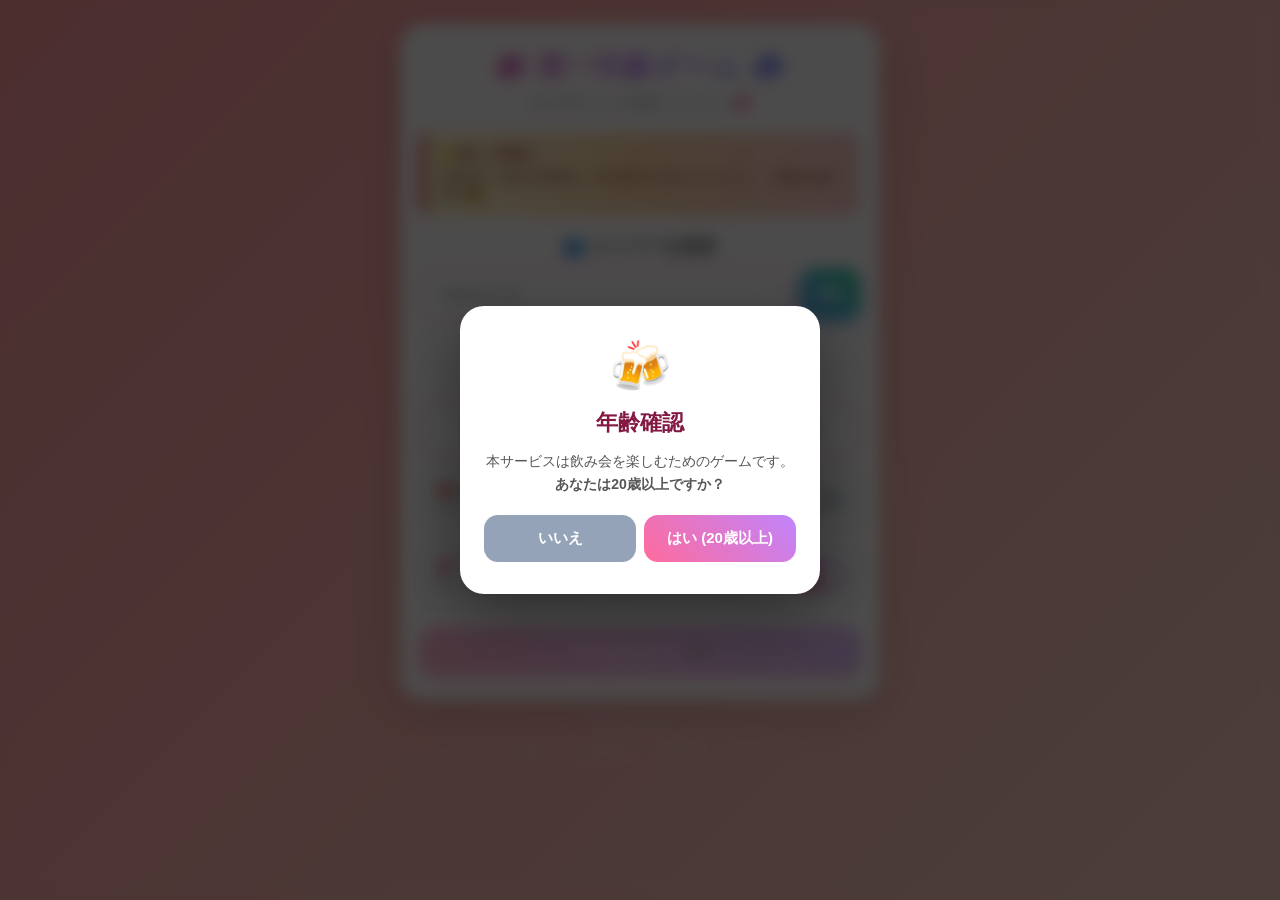
<file: index.html>
<!DOCTYPE html>
<html lang="ja">
<head>
<meta charset="UTF-8">
<meta name="viewport" content="width=device-width, initial-scale=1.0, maximum-scale=1.0, user-scalable=no">
<title>第一印象ゲーム 🍻</title>
<style>
  * { box-sizing: border-box; margin: 0; padding: 0; -webkit-tap-highlight-color: transparent; }
  html, body {
    height: 100%;
    font-family: 'Hiragino Maru Gothic ProN', 'Yu Gothic', 'Meiryo', sans-serif;
    overflow-x: hidden;
  }
  body {
    background: linear-gradient(135deg, #ff9a9e 0%, #fad0c4 25%, #fbc2eb 50%, #a18cd1 75%, #84fab0 100%);
    background-size: 400% 400%;
    animation: bgShift 12s ease infinite;
    min-height: 100vh;
    color: #333;
    padding: 16px;
    display: flex;
    justify-content: center;
    align-items: flex-start;
  }
  @keyframes bgShift {
    0%,100% { background-position: 0% 50%; }
    50% { background-position: 100% 50%; }
  }

  .app { width: 100%; max-width: 480px; margin: 8px auto; }

  .card {
    background: rgba(255,255,255,0.95);
    border-radius: 24px;
    padding: 24px 20px;
    box-shadow: 0 12px 40px rgba(0,0,0,0.15);
    backdrop-filter: blur(10px);
    animation: pop 0.4s cubic-bezier(0.34, 1.56, 0.64, 1);
  }
  @keyframes pop {
    0% { transform: scale(0.8); opacity: 0; }
    100% { transform: scale(1); opacity: 1; }
  }

  h1 {
    text-align: center;
    font-size: 28px;
    background: linear-gradient(45deg, #ff6b9d, #c084fc, #60a5fa);
    -webkit-background-clip: text;
    background-clip: text;
    -webkit-text-fill-color: transparent;
    margin-bottom: 8px;
    font-weight: 900;
    letter-spacing: 1px;
  }
  .subtitle {
    text-align: center;
    color: #888;
    font-size: 13px;
    margin-bottom: 20px;
  }

  h2 {
    font-size: 18px;
    color: #555;
    margin: 18px 0 10px;
    text-align: center;
  }

  .player-input {
    display: flex;
    gap: 8px;
    margin-bottom: 12px;
  }
  input[type="text"] {
    flex: 1;
    padding: 14px 16px;
    border: 3px solid #fbc2eb;
    border-radius: 16px;
    font-size: 16px;
    background: #fff;
    outline: none;
    transition: border-color 0.2s;
    font-family: inherit;
  }
  input[type="text"]:focus { border-color: #ff6b9d; }

  .btn {
    padding: 14px 24px;
    border: none;
    border-radius: 16px;
    font-size: 16px;
    font-weight: bold;
    cursor: pointer;
    transition: transform 0.15s, box-shadow 0.15s;
    font-family: inherit;
    color: white;
    width: 100%;
    margin-top: 8px;
  }
  .btn:active { transform: scale(0.96); }
  .btn-primary {
    background: linear-gradient(45deg, #ff6b9d, #c084fc);
    box-shadow: 0 6px 16px rgba(255,107,157,0.4);
  }
  .btn-secondary {
    background: linear-gradient(45deg, #60a5fa, #34d399);
    box-shadow: 0 6px 16px rgba(96,165,250,0.4);
  }
  .btn-warning {
    background: linear-gradient(45deg, #fbbf24, #f97316);
    box-shadow: 0 6px 16px rgba(251,191,36,0.4);
  }
  .btn-love {
    background: linear-gradient(45deg, #f43f5e, #ec4899);
    box-shadow: 0 6px 16px rgba(244,63,94,0.4);
  }
  .btn-small { width: auto; padding: 10px 16px; font-size: 14px; }
  .btn:disabled { opacity: 0.5; cursor: not-allowed; }

  .player-list { list-style: none; margin: 16px 0; }
  .player-list li {
    background: linear-gradient(90deg, #fef3c7, #fce7f3);
    padding: 12px 16px;
    border-radius: 14px;
    margin-bottom: 8px;
    display: flex;
    justify-content: space-between;
    align-items: center;
    font-weight: bold;
    animation: slideIn 0.3s ease;
  }
  @keyframes slideIn {
    from { transform: translateX(-20px); opacity: 0; }
    to { transform: translateX(0); opacity: 1; }
  }
  .remove-btn {
    background: #ef4444; color: white; border: none;
    border-radius: 50%; width: 28px; height: 28px;
    cursor: pointer; font-size: 16px; line-height: 1;
  }
  .remove-btn:active { transform: scale(0.9); }

  .count-info { text-align: center; color: #666; font-size: 14px; margin: 12px 0; }

  /* お題数セレクター */
  .count-selector {
    display: grid;
    grid-template-columns: repeat(4, 1fr);
    gap: 8px;
    margin: 10px 0;
  }
  .count-option {
    background: white;
    border: 3px solid #fbc2eb;
    border-radius: 14px;
    padding: 14px 4px;
    font-size: 18px;
    font-weight: bold;
    color: #888;
    cursor: pointer;
    transition: all 0.2s;
    font-family: inherit;
  }
  .count-option.active {
    background: linear-gradient(45deg, #ff6b9d, #c084fc);
    color: white;
    border-color: #ff6b9d;
    transform: scale(1.05);
  }
  .count-option:active { transform: scale(0.95); }

  .question-card {
    background: linear-gradient(135deg, #ffe4e6, #fce7f3, #ede9fe);
    border-radius: 20px;
    padding: 28px 20px;
    text-align: center;
    margin-bottom: 16px;
    border: 3px dashed #f9a8d4;
  }
  .question-label {
    font-size: 13px;
    color: #c026d3;
    font-weight: bold;
    margin-bottom: 12px;
    letter-spacing: 2px;
  }
  .question-text {
    font-size: 22px;
    font-weight: bold;
    color: #831843;
    line-height: 1.5;
  }

  .voter-info {
    text-align: center;
    background: linear-gradient(45deg, #fef9c3, #fed7aa);
    padding: 14px;
    border-radius: 16px;
    margin-bottom: 14px;
  }
  .voter-name {
    font-size: 22px;
    font-weight: bold;
    color: #c2410c;
    margin: 4px 0;
  }
  .voter-progress { font-size: 12px; color: #92400e; }

  .progress-bar-wrap {
    background: #f3f4f6;
    border-radius: 10px;
    height: 10px;
    overflow: hidden;
    margin: 10px 0 16px;
  }
  .progress-bar {
    height: 100%;
    background: linear-gradient(90deg, #ff6b9d, #c084fc);
    transition: width 0.3s ease;
    border-radius: 10px;
  }

  .vote-buttons {
    display: grid;
    grid-template-columns: repeat(2, 1fr);
    gap: 10px;
    margin: 16px 0;
  }
  .vote-btn {
    background: white;
    border: 3px solid #c084fc;
    border-radius: 16px;
    padding: 18px 8px;
    font-size: 16px;
    font-weight: bold;
    color: #6b21a8;
    cursor: pointer;
    transition: all 0.2s;
    font-family: inherit;
    word-break: break-all;
  }
  .vote-btn:active {
    transform: scale(0.95);
    background: linear-gradient(45deg, #c084fc, #f9a8d4);
    color: white;
  }
  .vote-btn.self {
    border-color: #fbbf24;
    background: linear-gradient(45deg, #fef3c7, #fde68a);
  }
  .vote-btn.crush {
    border-color: #f43f5e;
    color: #be123c;
    background: linear-gradient(45deg, #fff1f2, #ffe4e6);
  }
  .vote-btn.crush:active {
    background: linear-gradient(45deg, #f43f5e, #ec4899);
    color: white;
  }
  .vote-btn.skip {
    border-color: #94a3b8;
    color: #475569;
    grid-column: span 2;
  }

  .pass-screen {
    text-align: center;
    padding: 30px 20px;
  }
  .pass-icon {
    font-size: 70px;
    margin-bottom: 16px;
    animation: bounce 1s ease infinite;
  }
  @keyframes bounce {
    0%, 100% { transform: translateY(0); }
    50% { transform: translateY(-15px); }
  }
  .pass-text {
    font-size: 22px;
    font-weight: bold;
    color: #6b21a8;
    margin-bottom: 8px;
  }
  .pass-subtext { color: #888; margin-bottom: 24px; }

  .results { margin: 12px 0; }
  .result-row {
    display: flex;
    align-items: center;
    padding: 12px 14px;
    margin-bottom: 8px;
    border-radius: 14px;
    background: #f9fafb;
    font-weight: bold;
    animation: slideIn 0.4s ease;
  }
  .result-row.first {
    background: linear-gradient(90deg, #fef3c7, #fde68a);
    border: 2px solid #f59e0b;
  }
  .result-row.second {
    background: linear-gradient(90deg, #fecaca, #fca5a5);
    border: 3px solid #dc2626;
    transform: scale(1.04);
    box-shadow: 0 8px 20px rgba(220,38,38,0.3);
  }
  .rank { font-size: 20px; width: 36px; text-align: center; }
  .result-name { flex: 1; margin-left: 8px; font-size: 16px; }
  .vote-count {
    background: white; padding: 4px 12px; border-radius: 12px;
    font-size: 14px; color: #666;
  }

  .punishment-banner {
    background: linear-gradient(45deg, #dc2626, #f97316, #fbbf24);
    background-size: 200% 200%;
    animation: bgShift 2s ease infinite;
    color: white;
    padding: 18px;
    border-radius: 18px;
    text-align: center;
    margin: 16px 0;
    box-shadow: 0 8px 24px rgba(220,38,38,0.4);
  }
  .punishment-label { font-size: 13px; letter-spacing: 4px; margin-bottom: 6px; }
  .punishment-name {
    font-size: 28px; font-weight: 900;
    text-shadow: 2px 2px 4px rgba(0,0,0,0.2);
  }
  .punishment-emoji { font-size: 36px; margin-top: 6px; }

  .button-row {
    display: grid;
    grid-template-columns: 1fr 1fr;
    gap: 8px;
    margin-top: 16px;
  }
  .button-row .btn-full { grid-column: span 2; }

  .hidden { display: none !important; }

  .footer-note {
    text-align: center;
    color: rgba(255,255,255,0.85);
    font-size: 12px;
    margin-top: 16px;
    text-shadow: 0 1px 2px rgba(0,0,0,0.2);
  }

  .tie-note {
    text-align: center;
    font-size: 13px;
    color: #6b21a8;
    background: #ede9fe;
    padding: 10px;
    border-radius: 12px;
    margin-bottom: 12px;
  }

  /* マッチ画面 */
  .match-banner {
    background: linear-gradient(45deg, #f43f5e, #ec4899, #c084fc);
    background-size: 200% 200%;
    animation: bgShift 2.5s ease infinite;
    color: white;
    padding: 22px 16px;
    border-radius: 20px;
    text-align: center;
    margin: 14px 0;
    box-shadow: 0 12px 30px rgba(244,63,94,0.4);
  }
  .match-pair {
    font-size: 24px;
    font-weight: 900;
    text-shadow: 2px 2px 6px rgba(0,0,0,0.25);
    margin: 6px 0;
    line-height: 1.3;
  }
  .match-action {
    font-size: 14px;
    margin-top: 10px;
    background: rgba(255,255,255,0.25);
    padding: 8px;
    border-radius: 12px;
  }
  .no-match {
    background: linear-gradient(135deg, #f3f4f6, #e5e7eb);
    color: #6b7280;
    padding: 20px;
    border-radius: 16px;
    text-align: center;
    font-weight: bold;
    margin: 12px 0;
  }

  .heart-icon {
    display: inline-block;
    animation: heartBeat 1s ease-in-out infinite;
  }
  @keyframes heartBeat {
    0%, 100% { transform: scale(1); }
    50% { transform: scale(1.25); }
  }

  .confetti {
    position: fixed;
    width: 10px;
    height: 10px;
    pointer-events: none;
    animation: confettiFall 3s linear forwards;
    z-index: 9999;
  }
  @keyframes confettiFall {
    0% { transform: translateY(-100vh) rotate(0deg); opacity: 1; }
    100% { transform: translateY(100vh) rotate(720deg); opacity: 0; }
  }

  .floating-heart {
    position: fixed;
    font-size: 30px;
    pointer-events: none;
    animation: floatUp 3s ease-out forwards;
    z-index: 9999;
  }
  @keyframes floatUp {
    0% { transform: translateY(0) scale(0.5); opacity: 0; }
    20% { opacity: 1; transform: translateY(-50px) scale(1); }
    100% { transform: translateY(-100vh) scale(1.5); opacity: 0; }
  }

  /* ===== マネタイズ枠 ===== */
  .ad-slot {
    text-align: center;
    margin: 0;
    padding: 0;
    line-height: 0;
  }
  .ad-slot:not(:has(iframe, img, ins)) {
    display: none;
  }
  /* iframe/img/ins が読み込まれた時だけマージンと行間を復活 */
  .ad-slot:has(iframe, img, ins) {
    margin: 16px 0;
    line-height: normal;
  }

  .affiliate-section {
    background: linear-gradient(135deg, #fef3c7, #fde68a, #fcd34d);
    border-radius: 18px;
    padding: 18px 16px;
    margin: 16px 0;
    border: 2px dashed #f59e0b;
  }
  .affiliate-title {
    text-align: center;
    font-size: 15px;
    font-weight: bold;
    color: #92400e;
    margin-bottom: 12px;
  }
  .affiliate-grid {
    display: grid;
    grid-template-columns: 1fr 1fr;
    gap: 8px;
  }
  .affiliate-item {
    background: white;
    border-radius: 12px;
    padding: 12px 8px;
    text-align: center;
    text-decoration: none;
    color: #92400e;
    font-size: 13px;
    font-weight: bold;
    border: 2px solid #fbbf24;
    transition: transform 0.15s;
    display: block;
  }
  .affiliate-item:active { transform: scale(0.95); }
  .affiliate-emoji {
    font-size: 28px;
    display: block;
    margin-bottom: 4px;
  }

  .support-section {
    text-align: center;
    margin-top: 20px;
    padding: 12px;
  }
  .support-btn {
    display: inline-block;
    background: linear-gradient(45deg, #fbbf24, #f97316);
    color: white;
    padding: 10px 20px;
    border-radius: 20px;
    text-decoration: none;
    font-size: 13px;
    font-weight: bold;
    box-shadow: 0 4px 12px rgba(251,191,36,0.4);
    transition: transform 0.15s;
  }
  .support-btn:active { transform: scale(0.95); }

  .footer-links {
    text-align: center;
    margin-top: 8px;
    font-size: 11px;
  }
  .footer-links a {
    color: rgba(255,255,255,0.85);
    text-decoration: underline;
    margin: 0 6px;
    text-shadow: 0 1px 2px rgba(0,0,0,0.2);
  }

  /* ===== 年齢確認モーダル ===== */
  .age-modal {
    position: fixed;
    inset: 0;
    background: rgba(0,0,0,0.7);
    backdrop-filter: blur(8px);
    z-index: 10000;
    display: flex;
    align-items: center;
    justify-content: center;
    padding: 20px;
  }
  .age-modal-card {
    background: white;
    border-radius: 24px;
    padding: 32px 24px;
    max-width: 360px;
    width: 100%;
    text-align: center;
    box-shadow: 0 20px 60px rgba(0,0,0,0.4);
    animation: pop 0.4s cubic-bezier(0.34, 1.56, 0.64, 1);
  }
  .age-modal-icon {
    font-size: 50px;
    margin-bottom: 12px;
  }
  .age-modal-title {
    font-size: 22px;
    font-weight: bold;
    color: #831843;
    margin-bottom: 12px;
  }
  .age-modal-text {
    font-size: 14px;
    color: #555;
    margin-bottom: 20px;
    line-height: 1.6;
  }
  .age-modal-buttons {
    display: grid;
    grid-template-columns: 1fr 1fr;
    gap: 8px;
  }
  .age-modal-btn {
    padding: 14px;
    border: none;
    border-radius: 14px;
    font-size: 15px;
    font-weight: bold;
    cursor: pointer;
    font-family: inherit;
    color: white;
  }
  .age-yes {
    background: linear-gradient(45deg, #ff6b9d, #c084fc);
  }
  .age-no {
    background: #94a3b8;
  }
  .age-denied {
    text-align: center;
    padding: 30px 20px;
  }
  .age-denied-icon {
    font-size: 60px;
    margin-bottom: 12px;
  }

  /* ===== 注意喚起バナー ===== */
  .warning-banner {
    background: linear-gradient(90deg, #fef3c7, #fed7aa, #fecaca);
    border-radius: 14px;
    padding: 12px 14px;
    margin: 12px 0 16px;
    border-left: 5px solid #dc2626;
    font-size: 12px;
    color: #7c2d12;
    line-height: 1.5;
  }
  .warning-title {
    font-weight: bold;
    color: #991b1b;
    margin-bottom: 4px;
    font-size: 13px;
  }

  /* ===== センシティブトグル ===== */
  .toggle-row {
    display: flex;
    align-items: center;
    justify-content: space-between;
    background: #f9fafb;
    padding: 12px 14px;
    border-radius: 14px;
    margin: 12px 0;
    border: 2px solid #e5e7eb;
  }
  .toggle-info { flex: 1; }
  .toggle-label {
    font-weight: bold;
    color: #555;
    font-size: 14px;
  }
  .toggle-desc {
    font-size: 11px;
    color: #888;
    margin-top: 2px;
  }
  .toggle-switch {
    position: relative;
    width: 50px;
    height: 28px;
    cursor: pointer;
  }
  .toggle-switch input { display: none; }
  .toggle-slider {
    position: absolute;
    inset: 0;
    background: #d1d5db;
    border-radius: 28px;
    transition: 0.3s;
  }
  .toggle-slider::before {
    content: "";
    position: absolute;
    height: 22px;
    width: 22px;
    left: 3px;
    top: 3px;
    background: white;
    border-radius: 50%;
    transition: 0.3s;
    box-shadow: 0 2px 4px rgba(0,0,0,0.2);
  }
  .toggle-switch input:checked + .toggle-slider {
    background: linear-gradient(45deg, #ff6b9d, #c084fc);
  }
  .toggle-switch input:checked + .toggle-slider::before {
    transform: translateX(22px);
  }

  .punishment-note {
    text-align: center;
    font-size: 11px;
    color: #6b7280;
    background: #f9fafb;
    padding: 8px 12px;
    border-radius: 10px;
    margin: 8px 0 12px;
    line-height: 1.5;
  }
</style>
</head>
<body>

<!-- 🔞 年齢確認モーダル -->
<div id="age-modal" class="age-modal">
  <div class="age-modal-card" id="age-modal-card">
    <div class="age-modal-icon">🍻</div>
    <div class="age-modal-title">年齢確認</div>
    <div class="age-modal-text">
      本サービスは飲み会を楽しむためのゲームです。<br>
      <strong>あなたは20歳以上ですか？</strong>
    </div>
    <div class="age-modal-buttons">
      <button class="age-modal-btn age-no" onclick="confirmAge(false)">いいえ</button>
      <button class="age-modal-btn age-yes" onclick="confirmAge(true)">はい (20歳以上)</button>
    </div>
  </div>
</div>

<div class="app">

  <!-- スタート画面: プレイヤー登録 + お題数選択 -->
  <div id="screen-setup" class="card">
    <h1>🍻 第一印象ゲーム 🍻</h1>
    <p class="subtitle">2位で罰ゲーム & 最後にマッチング💕</p>

    <div class="warning-banner">
      <div class="warning-title">⚠️ 楽しく安全に</div>
      適量飲酒・飲酒の強要禁止・自己責任でお楽しみください。一気飲みは絶対NG🙅
    </div>

    <h2>👥 メンバーを追加</h2>
    <div class="player-input">
      <input type="text" id="playerNameInput" placeholder="名前を入力" maxlength="10">
      <button class="btn btn-secondary btn-small" onclick="addPlayer()" style="width:auto;margin-top:0;">追加</button>
    </div>
    <p class="count-info" id="countInfo">3〜10人で遊べます</p>
    <ul class="player-list" id="playerList"></ul>

    <h2>📋 お題の数</h2>
    <div class="count-selector" id="countSelector">
      <button class="count-option" data-count="3">3</button>
      <button class="count-option active" data-count="5">5</button>
      <button class="count-option" data-count="7">7</button>
      <button class="count-option" data-count="10">10</button>
    </div>

    <div class="toggle-row">
      <div class="toggle-info">
        <div class="toggle-label">💔 きわどいお題を含める</div>
        <div class="toggle-desc">浮気・恋愛・黒歴史系など（OFFがおすすめ）</div>
      </div>
      <label class="toggle-switch">
        <input type="checkbox" id="sensitiveToggle">
        <span class="toggle-slider"></span>
      </label>
    </div>

    <div class="toggle-row">
      <div class="toggle-info">
        <div class="toggle-label">💕 マッチング機能を使う</div>
        <div class="toggle-desc">気になる(乾杯したい)人を選んで、両思いならマッチング発表！</div>
      </div>
      <label class="toggle-switch">
        <input type="checkbox" id="matchingToggle" checked>
        <span class="toggle-slider"></span>
      </label>
    </div>

    <button class="btn btn-primary" id="startBtn" onclick="startGame()" disabled>ゲームスタート 🎮</button>
  </div>

  <!-- パス画面 -->
  <div id="screen-pass" class="card hidden">
    <div class="pass-screen">
      <div class="pass-icon">📱➡️</div>
      <div class="pass-text"><span id="nextVoterName"></span> さんに<br>スマホを渡してね</div>
      <div class="pass-subtext">他の人は画面を見ないこと！</div>
      <p class="count-info" id="passProgress"></p>
      <button class="btn btn-primary" onclick="showVoteScreen()">準備OK 👍</button>
    </div>
  </div>

  <!-- 投票画面 (お題ごと) -->
  <div id="screen-vote" class="card hidden">
    <div class="voter-info">
      <div class="voter-progress"><span id="voterProgress"></span></div>
      <div class="voter-name">🗳️ <span id="currentVoterName"></span> さん</div>
    </div>
    <div class="progress-bar-wrap">
      <div class="progress-bar" id="progressBar"></div>
    </div>
    <p class="count-info" id="questionProgress"></p>
    <div class="question-card" style="padding:20px;">
      <div class="question-label">★ THEME ★</div>
      <div class="question-text" id="voteQuestionText"></div>
    </div>
    <div class="vote-buttons" id="voteButtons"></div>
  </div>

  <!-- 気になる人投票画面 -->
  <div id="screen-crush" class="card hidden">
    <div class="voter-info" style="background:linear-gradient(45deg, #fff1f2, #ffe4e6);">
      <div class="voter-progress"><span id="crushVoterProgress"></span></div>
      <div class="voter-name" style="color:#be123c;">💕 <span id="crushVoterName"></span> さん</div>
    </div>
    <div class="question-card" style="background:linear-gradient(135deg, #fff1f2, #ffe4e6, #fce7f3);border-color:#f9a8d4;">
      <div class="question-label" style="color:#e11d48;">★ FINAL ★</div>
      <div class="question-text" style="color:#9f1239;">💕 メンバーの中で<br>気になる人は？</div>
    </div>
    <p class="count-info">こっそり選んでね（相手にバレる時は両思いの時だけ💘）</p>
    <div class="vote-buttons" id="crushButtons"></div>
  </div>

  <!-- 結果画面 (お題ごと) -->
  <div id="screen-result" class="card hidden">
    <h1 id="resultHeader">📊 結果発表！</h1>
    <p class="count-info" id="resultProgress"></p>
    <div class="question-card" style="padding:16px;">
      <div class="question-text" style="font-size:18px;" id="resultQuestionText"></div>
    </div>
    <div id="tieNoteBox"></div>
    <div class="results" id="resultList"></div>
    <div class="punishment-banner" id="punishmentBanner">
      <div class="punishment-label">★ 罰ゲーム決定 ★</div>
      <div class="punishment-name" id="punishmentName"></div>
      <div class="punishment-emoji">🍺😱</div>
    </div>

    <div class="punishment-note">
      ※ 罰ゲームは飲酒に限らずOK！ジュース🥤・モノマネ🎭・お題🎤など、参加者で決めてね
    </div>

    <button class="btn btn-primary" id="nextResultBtn" onclick="nextResult()">次へ ➡️</button>
  </div>

  <!-- マッチング結果画面 -->
  <div id="screen-match" class="card hidden">
    <h1>💕 マッチング発表 💕</h1>
    <p class="subtitle">気になる人がお互いマッチしたら…</p>
    <div id="matchList"></div>

    <!-- 🟠 アフィリエイト枠 (楽天アフィリエイト) -->
    <div class="affiliate-section">
      <div class="affiliate-title">🍻 次の飲み会の準備に</div>
      <div class="affiliate-grid">
        <a class="affiliate-item" href="https://hb.afl.rakuten.co.jp/hgc/2b1ef25f.5b40f8c9.2b1ef260.20ccf8c9/?pc=https%3A%2F%2Fsearch.rakuten.co.jp%2Fsearch%2Fmall%2F%E9%A3%B2%E3%81%BF%E4%BC%9A%2B%E3%82%B2%E3%83%BC%E3%83%A0%2F%3Fl-id%3Dpc_header_search_suggest&link_type=text&ut=eyJwYWdlIjoidXJsIiwidHlwZSI6InRleHQiLCJjb2wiOjF9" target="_blank" rel="nofollow sponsored noopener">
          <span class="affiliate-emoji">🎲</span>
          飲み会ゲーム
        </a>
        <a class="affiliate-item" href="https://hb.afl.rakuten.co.jp/hgc/2b1ef25f.5b40f8c9.2b1ef260.20ccf8c9/?pc=https%3A%2F%2Fsearch.rakuten.co.jp%2Fsearch%2Fmall%2F%E9%A3%B2%E3%81%BF%E4%BC%9A%2B%E3%81%8A%E3%81%A4%E3%81%BE%E3%81%BF%2F&link_type=text&ut=eyJwYWdlIjoidXJsIiwidHlwZSI6InRleHQiLCJjb2wiOjF9" target="_blank" rel="nofollow sponsored noopener">
          <span class="affiliate-emoji">🍿</span>
          おつまみ
        </a>
        <a class="affiliate-item" href="https://hb.afl.rakuten.co.jp/hgc/2b1ef25f.5b40f8c9.2b1ef260.20ccf8c9/?pc=https%3A%2F%2Fsearch.rakuten.co.jp%2Fsearch%2Fmall%2F%E7%BD%B0%E3%82%B2%E3%83%BC%E3%83%A0%2F&link_type=text&ut=eyJwYWdlIjoidXJsIiwidHlwZSI6InRleHQiLCJjb2wiOjF9" target="_blank" rel="nofollow sponsored noopener">
          <span class="affiliate-emoji">🌶️</span>
          罰ゲーム
        </a>
        <a class="affiliate-item" href="https://hb.afl.rakuten.co.jp/hgc/2b1ef25f.5b40f8c9.2b1ef260.20ccf8c9/?pc=https%3A%2F%2Fsearch.rakuten.co.jp%2Fsearch%2Fmall%2F%E3%83%93%E3%83%BC%E3%83%AB%2F&link_type=text&ut=eyJwYWdlIjoidXJsIiwidHlwZSI6InRleHQiLCJjb2wiOjF9" target="_blank" rel="nofollow sponsored noopener">
          <span class="affiliate-emoji">🍺</span>
          ドリンク
        </a>
      </div>
    </div>

    <div class="button-row">
      <button class="btn btn-primary btn-full" onclick="playAgain()">同じメンバーでもう一回 🔁</button>
      <button class="btn btn-secondary" onclick="backToSetup()">設定を変える ⚙️</button>
      <button class="btn btn-warning" onclick="resetAll()">メンバーをリセット</button>
    </div>

    <!-- 🔴 投げ銭ボタン (OFUSE) -->
    <div class="support-section">
      <a class="support-btn" href="https://note.com/lithe_canna2467/n/n13c2dd87aa97" target="_blank" rel="noopener">
        💌 楽しかったらサポート
      </a>
    </div>
  </div>

  <p class="footer-note">楽しい飲み会を🥂</p>
  <div class="footer-links">
    <a href="articles.html">記事</a>・
    <a href="privacy.html">プライバシー</a>・
    <a href="terms.html">利用規約</a>・
    <a href="https://twitter.com/share?text=飲み会で使える第一印象ゲーム作ったよ&url=" target="_blank" rel="noopener">シェア</a>
  </div>

<script>
// ===== 定番お題リスト (通常) =====
const QUESTIONS_NORMAL = [
  "一番モテそうな人は？",
  "一番お酒が強そうな人は？",
  "一番貯金してそうな人は？",
  "一番遅刻しそうな人は？",
  "一番リーダーシップがありそうな人は？",
  "一番運動神経が良さそうな人は？",
  "一番カラオケが上手そうな人は？",
  "一番料理が上手そうな人は？",
  "一番怒ると怖そうな人は？",
  "一番優しそうな人は？",
  "一番天然そうな人は？",
  "一番社長になりそうな人は？",
  "一番財布の紐が固そうな人は？",
  "一番夜更かししてそうな人は？",
  "一番ペットを溺愛してそうな人は？",
  "一番LINEの返信が遅そうな人は？",
  "一番方向音痴そうな人は？",
  "一番朝が弱そうな人は？",
  "一番涙もろそうな人は？",
  "一番かばんの中が散らかってそうな人は？",
  "一番無人島に持っていきたい人は？",
  "一番宝くじが当たりそうな人は？",
  "一番二日酔いになりそうな人は？",
  "一番一発ギャグが上手そうな人は？",
  "一番マイペースな人は？",
  "一番デート代を出してくれそうな人は？",
  "一番おごってくれそうな人は？",
  "一番ドジっ子な人は？",
  "一番怖い話が好きそうな人は？",
  "一番おしゃれな人は？",
  "一番旅行好きそうな人は？",
  "一番ストレスに強そうな人は？",
  "一番動物に好かれそうな人は？",
  "一番子供に好かれそうな人は？",
  "一番先生になりそうな人は？",
  "一番アーティストになりそうな人は？",
  "一番スポーツ選手になりそうな人は？",
  "一番YouTuberになりそうな人は？",
  "一番起業しそうな人は？",
  "一番海外に住みそうな人は？",
  "一番田舎暮らしが似合いそうな人は？",
  "一番都会派っぽい人は？",
  "一番ゲームが上手そうな人は？",
  "一番映画好きそうな人は？",
  "一番読書家っぽい人は？",
  "一番写真撮るのが上手そうな人は？",
  "一番手先が器用そうな人は？",
  "一番虫が苦手そうな人は？",
  "一番熱血そうな人は？",
  "一番冷静沈着な人は？",
  "一番頑固そうな人は？",
  "一番話が長そうな人は？",
  "一番末っ子っぽい人は？",
  "一番一人っ子っぽい人は？",
  "一番喫茶店巡りしてそうな人は？",
  "一番フェスが好きそうな人は？",
  "一番アウトドア派な人は？",
  "一番インドア派な人は？",
  "一番ジムに通ってそうな人は？",
  "一番健康オタクっぽい人は？",
  "一番カラオケで熱唱しそうな人は？",
  "一番大物になりそうな人は？",
  "一番細かい性格な人は？",
  "一番大雑把な人は？",
  "一番気が利く人は？",
  "一番口が堅そうな人は？",
  "一番ギャップがありそうな人は？",
  "一番TikTokやってそうな人は？",
  "一番運転が荒そうな人は？",
  "一番終電を逃しそうな人は？",
  "一番タクシー使いがちな人は？",
  "一番断捨離してそうな人は？",
  "一番物が捨てられなさそうな人は？",
  "一番セールに目がない人は？",
  "一番ブランド好きそうな人は？",
  "一番ツッコミ役な人は？",
  "一番ボケ担当な人は？",
  "一番幹事を任されがちな人は？",
  "一番無口そうな人は？",
  "一番おしゃべりな人は？",
  "一番感動屋な人は？",
  "一番素直な人は？",
  "一番嘘がつけなさそうな人は？",
  "一番察しが良さそうな人は？",
  "一番総理大臣になりそうな人は？",
  "一番ノーベル賞取りそうな人は？",
  "一番真面目そうな人は？",
  "一番自信家な人は？",
  "一番恥ずかしがり屋な人は？",
  "一番グループの兄/姉的存在な人は？",
  "一番カフェで作業してそうな人は？",
  "一番野菜嫌いそうな人は？",
  "一番甘党な人は？",
  "一番辛党な人は？"
];

// ===== きわどいお題 (トグルONで含める) =====
const QUESTIONS_SENSITIVE = [
  "一番浮気しそうな人は？",
  "一番秘密を抱えてそうな人は？",
  "一番恋愛経験が多そうな人は？",
  "一番アブノーマルそうな人は？",
  "一番マッチングアプリ使ってそうな人は？",
  "一番スケベそうな人は？",
  "一番ハラスメントしそうな人は？",
  "一番ギャンブルしてそうな人は？",
  "一番裏アカ持ってそうな人は？",
  "一番黒歴史がありそうな人は？",
  "一番フレネミーそうな人は？",
  "一番だまされやすそうな人は？",
  "一番口が軽そうな人は？",
  "一番嘘がうまそうな人は？",
  "一番サイコパスそうな人は？",
  "一番ダメ男/女に引っかかりそうな人は？",
  "一番ホストやキャバ嬢にハマりそうな人は？",
  "一番過去がやばそうな人は？",
  "一番前科ありそうな人は？",
  "一番物にあたりそうな人は？"
];

// 現在のお題プールを取得
function getQuestionPool() {
  const includeSensitive = document.getElementById('sensitiveToggle')?.checked || false;
  return includeSensitive
    ? [...QUESTIONS_NORMAL, ...QUESTIONS_SENSITIVE]
    : [...QUESTIONS_NORMAL];
}

// ===== ゲーム状態 =====
let players = [];
let questionCount = 5;
let selectedQuestions = [];      // 今ゲームで使うお題リスト
let voterOrder = [];              // 投票する順番
let currentVoterIndex = 0;        // 現在投票してる人 (voterOrder内のindex)
let currentQuestionIndex = 0;     // 現在のお題 (selectedQuestions内のindex)
let voteData = [];                // [{ questionIdx: { voteeName: count } }] お題ごとの票数
let crushVotes = {};              // { voterName: voteeName | null }
let resultIndex = 0;              // 結果表示のindex
let usedQuestions = new Set();    // 今回のセッションで出題済みのお題（連続プレイで被らないように）

// ===== メンバーの保存 (ブラウザ内 localStorage) =====
const PLAYERS_STORAGE_KEY = 'firstImpressionPlayers';

function savePlayers() {
  try { localStorage.setItem(PLAYERS_STORAGE_KEY, JSON.stringify(players)); } catch (e) {}
}

function loadPlayers() {
  try {
    const saved = JSON.parse(localStorage.getItem(PLAYERS_STORAGE_KEY) || '[]');
    if (!Array.isArray(saved)) return;
    const cleaned = [];
    saved.forEach(n => {
      if (typeof n !== 'string') return;
      const name = n.trim().slice(0, 10);
      if (name && !cleaned.includes(name)) cleaned.push(name);
    });
    players = cleaned.slice(0, 10);
  } catch (e) {}
}

// ===== お題選び (前回までに出たお題を避ける) =====
function shuffle(arr) {
  const a = [...arr];
  for (let i = a.length - 1; i > 0; i--) {
    const j = Math.floor(Math.random() * (i + 1));
    [a[i], a[j]] = [a[j], a[i]];
  }
  return a;
}

function pickQuestions(count) {
  const pool = getQuestionPool();
  let picked = shuffle(pool.filter(q => !usedQuestions.has(q))).slice(0, count);
  if (picked.length < count) {
    // 未出題のお題を使い切ったので履歴をリセットして補充
    usedQuestions.clear();
    const rest = shuffle(pool.filter(q => !picked.includes(q)));
    picked = picked.concat(rest.slice(0, count - picked.length));
  }
  picked.forEach(q => usedQuestions.add(q));
  return picked;
}

// ===== 画面切り替え =====
function showScreen(id) {
  document.querySelectorAll('.card').forEach(c => c.classList.add('hidden'));
  document.getElementById(id).classList.remove('hidden');
  window.scrollTo(0, 0);
}

// ===== プレイヤー管理 =====
function addPlayer() {
  const input = document.getElementById('playerNameInput');
  const name = input.value.trim();
  if (!name) return;
  if (players.length >= 10) { alert('最大10人までだよ！'); return; }
  if (players.includes(name)) { alert('同じ名前の人がいるよ！'); return; }
  players.push(name);
  savePlayers();
  input.value = '';
  renderPlayers();
  input.focus();
}

function removePlayer(index) {
  players.splice(index, 1);
  savePlayers();
  renderPlayers();
}

function renderPlayers() {
  const list = document.getElementById('playerList');
  list.innerHTML = '';
  players.forEach((p, i) => {
    const li = document.createElement('li');
    li.innerHTML = `<span>👤 ${escapeHtml(p)}</span><button class="remove-btn" onclick="removePlayer(${i})">×</button>`;
    list.appendChild(li);
  });
  document.getElementById('countInfo').textContent = `現在 ${players.length}人 / 3〜10人で遊べます`;
  document.getElementById('startBtn').disabled = players.length < 3;
}

document.addEventListener('DOMContentLoaded', () => {
  // 前回のメンバーを復元
  loadPlayers();
  renderPlayers();
  document.getElementById('playerNameInput').addEventListener('keypress', (e) => {
    if (e.key === 'Enter') addPlayer();
  });
  // お題数セレクター
  document.querySelectorAll('.count-option').forEach(btn => {
    btn.addEventListener('click', () => {
      document.querySelectorAll('.count-option').forEach(b => b.classList.remove('active'));
      btn.classList.add('active');
      questionCount = parseInt(btn.dataset.count, 10);
    });
  });
  // 年齢確認チェック
  checkAgeConfirmation();
});

// ===== 広告枠が空ならhideする (古いブラウザ向けフォールバック) =====
window.addEventListener('load', () => {
  setTimeout(() => {
    document.querySelectorAll('.ad-slot').forEach(slot => {
      const hasAd = slot.querySelector('iframe, img, ins, [class*="admax"], [id*="admax"]');
      if (!hasAd) {
        slot.style.display = 'none';
      }
    });
  }, 2500);
});

// ===== 年齢確認 =====
function checkAgeConfirmation() {
  let confirmed = false;
  try { confirmed = localStorage.getItem('ageConfirmed') === 'yes'; } catch (e) {}
  if (confirmed) {
    document.getElementById('age-modal').style.display = 'none';
  }
}

function confirmAge(isAdult) {
  const modal = document.getElementById('age-modal');
  if (isAdult) {
    try { localStorage.setItem('ageConfirmed', 'yes'); } catch (e) {}
    modal.style.display = 'none';
  } else {
    // 20歳未満の場合は使用不可メッセージ
    document.getElementById('age-modal-card').innerHTML = `
      <div class="age-denied">
        <div class="age-denied-icon">🙅</div>
        <div class="age-modal-title">ごめんなさい</div>
        <div class="age-modal-text">
          本サービスは飲み会向けのため、<br>
          <strong>20歳以上の方のみ</strong> ご利用いただけます。<br><br>
          20歳になったらまた遊びに来てね🍻
        </div>
      </div>
    `;
  }
}

// ===== ゲーム開始 =====
function startGame() {
  if (players.length < 3) return;
  // お題をランダム選択（センシティブトグルに応じてプールを切り替え／前回までのお題は避ける）
  selectedQuestions = pickQuestions(questionCount);
  // 票データ初期化
  voteData = selectedQuestions.map(() => {
    const obj = {};
    players.forEach(p => obj[p] = 0);
    return obj;
  });
  crushVotes = {};
  // 投票順をシャッフル
  voterOrder = [...players].sort(() => Math.random() - 0.5);
  currentVoterIndex = 0;
  currentQuestionIndex = 0;
  showPassScreen();
}

// ===== パス画面 =====
function showPassScreen() {
  if (currentVoterIndex >= voterOrder.length) {
    // 全員投票完了 → 結果画面へ
    resultIndex = 0;
    showQuestionResult();
    return;
  }
  const voter = voterOrder[currentVoterIndex];
  document.getElementById('nextVoterName').textContent = voter;
  document.getElementById('passProgress').textContent =
    `${currentVoterIndex + 1} / ${voterOrder.length}人目`;
  showScreen('screen-pass');
}

// ===== 投票画面 =====
function showVoteScreen() {
  currentQuestionIndex = 0;
  renderVoteScreen();
}

function renderVoteScreen() {
  const voter = voterOrder[currentVoterIndex];
  const qIdx = currentQuestionIndex;
  const totalQ = selectedQuestions.length;

  document.getElementById('currentVoterName').textContent = voter;
  document.getElementById('voterProgress').textContent =
    `${currentVoterIndex + 1} / ${voterOrder.length}人目`;
  document.getElementById('questionProgress').textContent =
    `お題 ${qIdx + 1} / ${totalQ}`;
  document.getElementById('progressBar').style.width =
    ((qIdx + 1) / totalQ * 100) + '%';
  document.getElementById('voteQuestionText').textContent = selectedQuestions[qIdx];

  const buttons = document.getElementById('voteButtons');
  buttons.innerHTML = '';
  players.forEach(p => {
    const btn = document.createElement('button');
    btn.className = 'vote-btn';
    if (p === voter) btn.classList.add('self');
    btn.textContent = p === voter ? `${p} (自分)` : p;
    btn.onclick = () => castVote(p);
    buttons.appendChild(btn);
  });

  showScreen('screen-vote');
}

function castVote(voteeName) {
  voteData[currentQuestionIndex][voteeName]++;
  currentQuestionIndex++;
  if (currentQuestionIndex < selectedQuestions.length) {
    renderVoteScreen();
  } else {
    // 全お題完了 → マッチング機能オンなら気になる人画面、オフなら次のパス画面へ
    const matchingEnabled = document.getElementById('matchingToggle').checked;
    if (matchingEnabled) {
      showCrushScreen();
    } else {
      currentVoterIndex++;
      showPassScreen();
    }
  }
}

// ===== 気になる人投票 =====
function showCrushScreen() {
  const voter = voterOrder[currentVoterIndex];
  document.getElementById('crushVoterName').textContent = voter;
  document.getElementById('crushVoterProgress').textContent =
    `${currentVoterIndex + 1} / ${voterOrder.length}人目`;

  const buttons = document.getElementById('crushButtons');
  buttons.innerHTML = '';
  players.forEach(p => {
    if (p === voter) return; // 自分は対象外
    const btn = document.createElement('button');
    btn.className = 'vote-btn crush';
    btn.textContent = '💖 ' + p;
    btn.onclick = () => castCrushVote(p);
    buttons.appendChild(btn);
  });
  // スキップ
  const skipBtn = document.createElement('button');
  skipBtn.className = 'vote-btn skip';
  skipBtn.textContent = '🤐 ヒミツ / なし';
  skipBtn.onclick = () => castCrushVote(null);
  buttons.appendChild(skipBtn);

  showScreen('screen-crush');
}

function castCrushVote(voteeName) {
  const voter = voterOrder[currentVoterIndex];
  crushVotes[voter] = voteeName;
  currentVoterIndex++;
  showPassScreen();
}

// ===== 結果発表 (お題ごと) =====
function showQuestionResult() {
  const qIdx = resultIndex;
  const totalQ = selectedQuestions.length;
  const isLast = qIdx === totalQ - 1;

  document.getElementById('resultHeader').textContent =
    `📊 お題 ${qIdx + 1} の結果`;
  document.getElementById('resultProgress').textContent =
    `${qIdx + 1} / ${totalQ}`;
  document.getElementById('resultQuestionText').textContent = selectedQuestions[qIdx];

  const matchingEnabled = document.getElementById('matchingToggle').checked;
  if (isLast) {
    document.getElementById('nextResultBtn').textContent =
      matchingEnabled ? '💕 マッチング発表へ' : '🔁 ゲーム終了';
  } else {
    document.getElementById('nextResultBtn').textContent = '次のお題へ ➡️';
  }

  const sorted = Object.entries(voteData[qIdx]).sort((a, b) => b[1] - a[1]);
  const ranks = computeRanks(sorted);

  const list = document.getElementById('resultList');
  list.innerHTML = '';
  sorted.forEach(([name, count], i) => {
    const rank = ranks[i];
    const row = document.createElement('div');
    row.className = 'result-row';
    if (rank === 1) row.classList.add('first');
    if (rank === 2) row.classList.add('second');

    let medal = `${rank}位`;
    if (rank === 1) medal = '👑';
    else if (rank === 2) medal = '😈';
    else if (rank === 3) medal = '🥉';

    row.innerHTML = `
      <div class="rank">${medal}</div>
      <div class="result-name">${escapeHtml(name)}</div>
      <div class="vote-count">${count}票</div>
    `;
    list.appendChild(row);
  });

  // 2位の人を罰ゲームに
  const secondPlacePeople = sorted.filter((_, i) => ranks[i] === 2).map(([name]) => name);
  const banner = document.getElementById('punishmentBanner');
  const tieBox = document.getElementById('tieNoteBox');
  tieBox.innerHTML = '';

  if (secondPlacePeople.length === 0) {
    banner.classList.add('hidden');
    tieBox.innerHTML = '<div class="tie-note">⚠️ 2位がいませんでした！</div>';
  } else {
    banner.classList.remove('hidden');
    if (secondPlacePeople.length > 1) {
      tieBox.innerHTML = `<div class="tie-note">😱 同票で${secondPlacePeople.length}人とも罰ゲーム！</div>`;
    }
    document.getElementById('punishmentName').textContent = secondPlacePeople.join(' & ');
    fireConfetti();
  }

  showScreen('screen-result');
}

function nextResult() {
  resultIndex++;
  if (resultIndex < selectedQuestions.length) {
    showQuestionResult();
  } else {
    const matchingEnabled = document.getElementById('matchingToggle').checked;
    if (matchingEnabled) {
      showMatchScreen();
    } else {
      showEndScreen();
    }
  }
}

// ===== 終了画面（マッチングOFF時）=====
function showEndScreen() {
  const endDiv = document.getElementById('screen-match');
  endDiv.querySelector('h1').textContent = '🎉 ゲーム終了！';
  endDiv.querySelector('.subtitle').textContent = 'お疲れさまでした🥂';
  document.getElementById('matchList').innerHTML = `
    <div class="no-match" style="background:linear-gradient(135deg,#fef3c7,#fde68a);color:#92400e;">
      <div style="font-size:40px;margin-bottom:8px;">🍻</div>
      楽しかったね！<br>
      <span style="font-size:13px;font-weight:normal;color:#a16207;">またみんなで遊ぼう</span>
    </div>
  `;
  showScreen('screen-match');
}

function computeRanks(sortedArr) {
  const ranks = [];
  let currentRank = 1;
  for (let i = 0; i < sortedArr.length; i++) {
    if (i > 0 && sortedArr[i][1] !== sortedArr[i-1][1]) {
      currentRank = i + 1;
    }
    ranks.push(currentRank);
  }
  return ranks;
}

// ===== マッチング結果 =====
function showMatchScreen() {
  // タイトルをリセット（終了画面から戻ってきた場合のため）
  document.querySelector('#screen-match h1').textContent = '💕 マッチング発表 💕';
  document.querySelector('#screen-match .subtitle').textContent = '気になる人がお互いマッチしたら…';

  const matchList = document.getElementById('matchList');
  matchList.innerHTML = '';

  // 相互マッチを検出
  const matches = [];
  const seen = new Set();
  for (const [voter, votee] of Object.entries(crushVotes)) {
    if (!votee) continue;
    if (crushVotes[votee] === voter) {
      const key = [voter, votee].sort().join('|');
      if (!seen.has(key)) {
        seen.add(key);
        matches.push([voter, votee]);
      }
    }
  }

  if (matches.length === 0) {
    matchList.innerHTML = `
      <div class="no-match">
        <div style="font-size:40px;margin-bottom:8px;">💔</div>
        今回はマッチなし...<br>
        <span style="font-size:13px;font-weight:normal;color:#9ca3af;">またのご縁を🍻</span>
      </div>
    `;
  } else {
    matches.forEach(([a, b]) => {
      const div = document.createElement('div');
      div.className = 'match-banner';
      div.innerHTML = `
        <div style="font-size:13px;letter-spacing:3px;margin-bottom:6px;">★ MATCH! ★</div>
        <div class="match-pair">${escapeHtml(a)} <span class="heart-icon">💞</span> ${escapeHtml(b)}</div>
        <div class="match-action">🥂 腕組んで乾杯！</div>
      `;
      matchList.appendChild(div);
    });
    fireHearts();
    fireConfetti();
  }

  // 片思い情報も少し表示（誰が誰に投票したかは伏せる）
  const totalVotes = Object.values(crushVotes).filter(v => v).length;
  const summary = document.createElement('div');
  summary.style.cssText = 'text-align:center;color:#888;font-size:12px;margin-top:12px;';
  summary.innerHTML = `投票した人: ${totalVotes}人 / マッチ: ${matches.length}組`;
  matchList.appendChild(summary);

  showScreen('screen-match');
}

// ===== リセット =====
// 同じメンバー・同じ設定ですぐ次のゲームへ
function playAgain() {
  startGame();
}

// 設定画面へ戻る（メンバーはそのまま。お題数やトグルを変えたい時用）
function backToSetup() {
  renderPlayers();
  showScreen('screen-setup');
}

// メンバーを全員消して最初から
function resetAll() {
  if (!confirm('メンバーを全員リセットして最初の画面に戻ります')) return;
  players = [];
  voteData = [];
  crushVotes = {};
  selectedQuestions = [];
  usedQuestions.clear();
  savePlayers();
  renderPlayers();
  showScreen('screen-setup');
}

// ===== ヘルパー =====
function escapeHtml(str) {
  return str.replace(/[&<>"']/g, c => ({
    '&':'&amp;','<':'&lt;','>':'&gt;','"':'&quot;',"'":'&#39;'
  }[c]));
}

function fireConfetti() {
  const colors = ['#ff6b9d', '#c084fc', '#60a5fa', '#fbbf24', '#34d399', '#f97316'];
  for (let i = 0; i < 40; i++) {
    const el = document.createElement('div');
    el.className = 'confetti';
    el.style.left = Math.random() * 100 + 'vw';
    el.style.top = '-10px';
    el.style.background = colors[Math.floor(Math.random() * colors.length)];
    el.style.animationDelay = Math.random() * 1.5 + 's';
    el.style.animationDuration = (2 + Math.random() * 2) + 's';
    if (Math.random() > 0.5) el.style.borderRadius = '50%';
    document.body.appendChild(el);
    setTimeout(() => el.remove(), 4000);
  }
}

function fireHearts() {
  const hearts = ['💖', '💕', '💗', '💝', '💞', '💘'];
  for (let i = 0; i < 25; i++) {
    const el = document.createElement('div');
    el.className = 'floating-heart';
    el.textContent = hearts[Math.floor(Math.random() * hearts.length)];
    el.style.left = Math.random() * 100 + 'vw';
    el.style.bottom = '0';
    el.style.animationDelay = Math.random() * 2 + 's';
    el.style.animationDuration = (2.5 + Math.random() * 2) + 's';
    document.body.appendChild(el);
    setTimeout(() => el.remove(), 5000);
  }
}
</script>
</body>
</html>
</file>
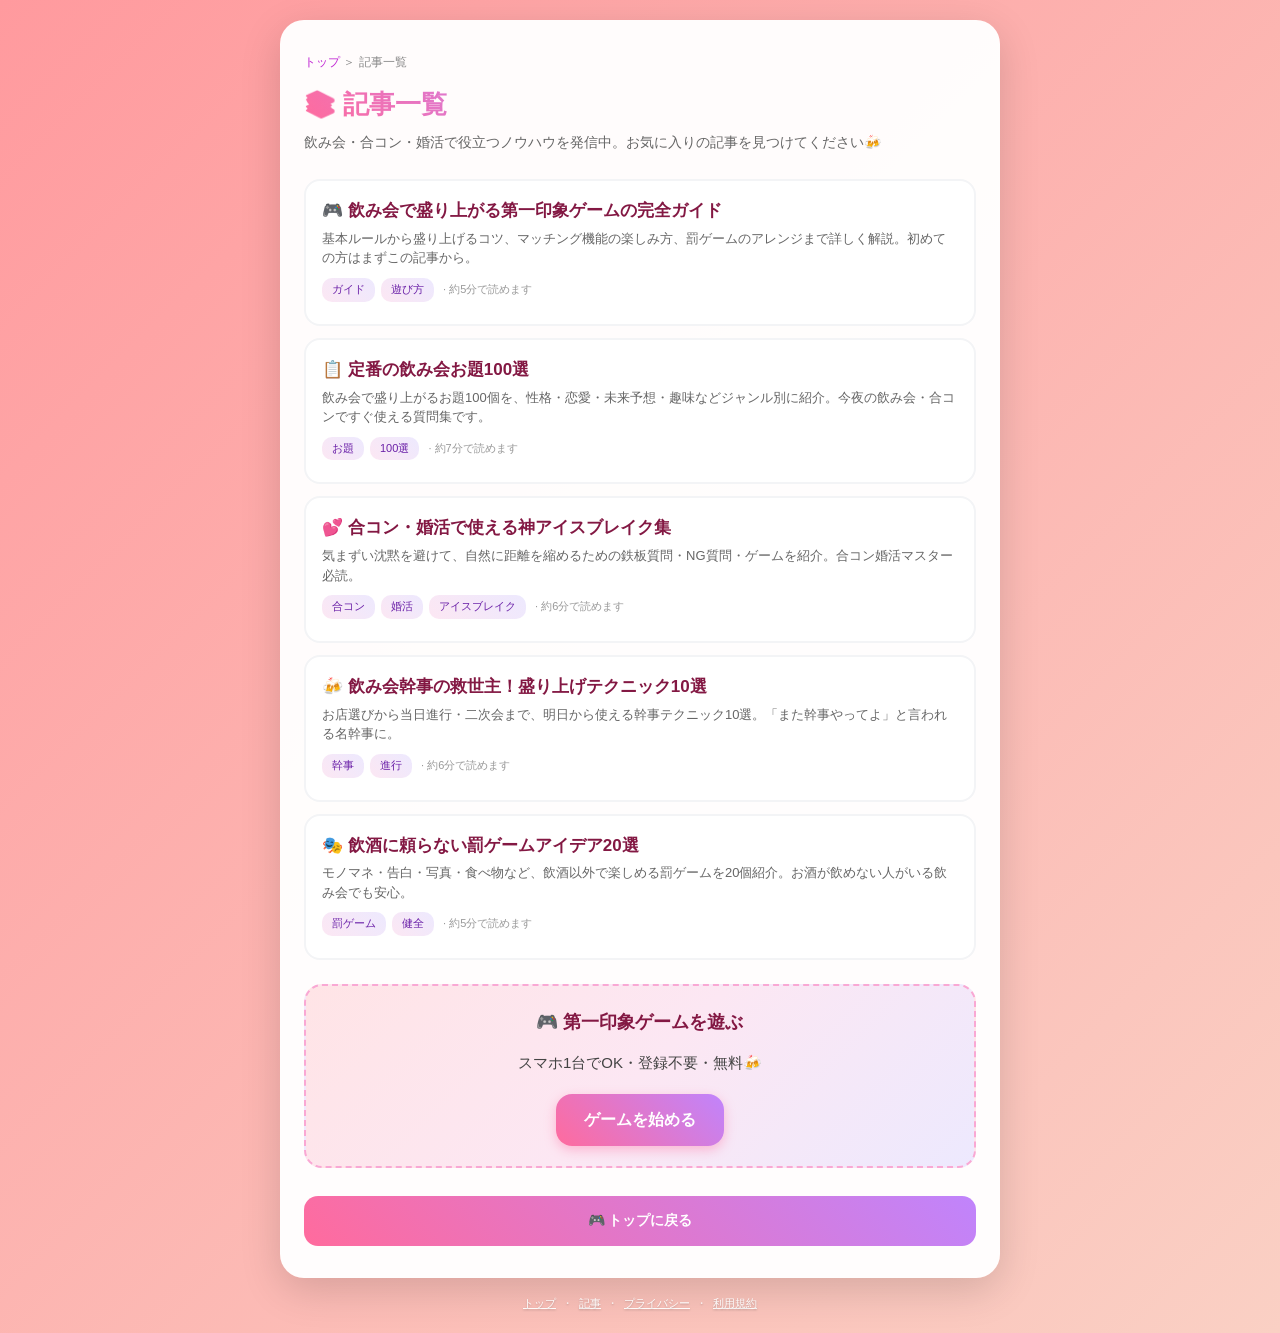
<file: articles.html>
<!DOCTYPE html>
<html lang="ja">
<head>
<meta charset="UTF-8">
<meta name="viewport" content="width=device-width, initial-scale=1.0">
<title>記事一覧｜第一印象ゲーム｜飲み会・合コン情報まとめ</title>
<meta name="description" content="第一印象ゲーム公式の記事一覧。飲み会・合コン・婚活で使えるテクニック、お題集、罰ゲームアイデアなど、飲み会を盛り上げるノウハウを発信中。">
<link rel="stylesheet" href="article-style.css">
<style>
  .article-card {
    background: white;
    border-radius: 16px;
    padding: 18px 16px;
    margin-bottom: 12px;
    border: 2px solid #f3f4f6;
    transition: transform 0.15s, border-color 0.15s;
    text-decoration: none;
    display: block;
  }
  .article-card:hover {
    border-color: #c084fc;
    transform: translateY(-2px);
  }
  .article-card-title {
    font-size: 17px;
    color: #831843;
    font-weight: bold;
    margin-bottom: 6px;
    line-height: 1.4;
  }
  .article-card-desc {
    font-size: 13px;
    color: #666;
    line-height: 1.5;
  }
  .article-card-meta {
    margin-top: 10px;
    font-size: 11px;
    color: #999;
  }
</style>
</head>
<body>
<div class="container">

<div class="breadcrumb">
  <a href="index.html">トップ</a> ＞ 記事一覧
</div>

<h1>📚 記事一覧</h1>
<p style="color:#666;font-size:14px;margin-bottom:24px;">飲み会・合コン・婚活で役立つノウハウを発信中。お気に入りの記事を見つけてください🍻</p>

<a class="article-card" href="guide.html">
  <div class="article-card-title">🎮 飲み会で盛り上がる第一印象ゲームの完全ガイド</div>
  <div class="article-card-desc">基本ルールから盛り上げるコツ、マッチング機能の楽しみ方、罰ゲームのアレンジまで詳しく解説。初めての方はまずこの記事から。</div>
  <div class="article-card-meta">
    <span class="tag">ガイド</span><span class="tag">遊び方</span> · 約5分で読めます
  </div>
</a>

<a class="article-card" href="questions-100.html">
  <div class="article-card-title">📋 定番の飲み会お題100選</div>
  <div class="article-card-desc">飲み会で盛り上がるお題100個を、性格・恋愛・未来予想・趣味などジャンル別に紹介。今夜の飲み会・合コンですぐ使える質問集です。</div>
  <div class="article-card-meta">
    <span class="tag">お題</span><span class="tag">100選</span> · 約7分で読めます
  </div>
</a>

<a class="article-card" href="icebreak.html">
  <div class="article-card-title">💕 合コン・婚活で使える神アイスブレイク集</div>
  <div class="article-card-desc">気まずい沈黙を避けて、自然に距離を縮めるための鉄板質問・NG質問・ゲームを紹介。合コン婚活マスター必読。</div>
  <div class="article-card-meta">
    <span class="tag">合コン</span><span class="tag">婚活</span><span class="tag">アイスブレイク</span> · 約6分で読めます
  </div>
</a>

<a class="article-card" href="kanji.html">
  <div class="article-card-title">🍻 飲み会幹事の救世主！盛り上げテクニック10選</div>
  <div class="article-card-desc">お店選びから当日進行・二次会まで、明日から使える幹事テクニック10選。「また幹事やってよ」と言われる名幹事に。</div>
  <div class="article-card-meta">
    <span class="tag">幹事</span><span class="tag">進行</span> · 約6分で読めます
  </div>
</a>

<a class="article-card" href="punishment.html">
  <div class="article-card-title">🎭 飲酒に頼らない罰ゲームアイデア20選</div>
  <div class="article-card-desc">モノマネ・告白・写真・食べ物など、飲酒以外で楽しめる罰ゲームを20個紹介。お酒が飲めない人がいる飲み会でも安心。</div>
  <div class="article-card-meta">
    <span class="tag">罰ゲーム</span><span class="tag">健全</span> · 約5分で読めます
  </div>
</a>

<div class="cta-box">
  <div class="cta-title">🎮 第一印象ゲームを遊ぶ</div>
  <p style="margin-bottom:12px;">スマホ1台でOK・登録不要・無料🍻</p>
  <a class="cta-btn" href="index.html">ゲームを始める</a>
</div>

<div class="back-row">
  <a class="back-btn primary" href="index.html">🎮 トップに戻る</a>
</div>

 
</div>  
  
<div class="footer-mini">
  <a href="index.html">トップ</a>・<a href="articles.html">記事</a>・<a href="privacy.html">プライバシー</a>・<a href="terms.html">利用規約</a>
</div>

</body>
</html>
</file>
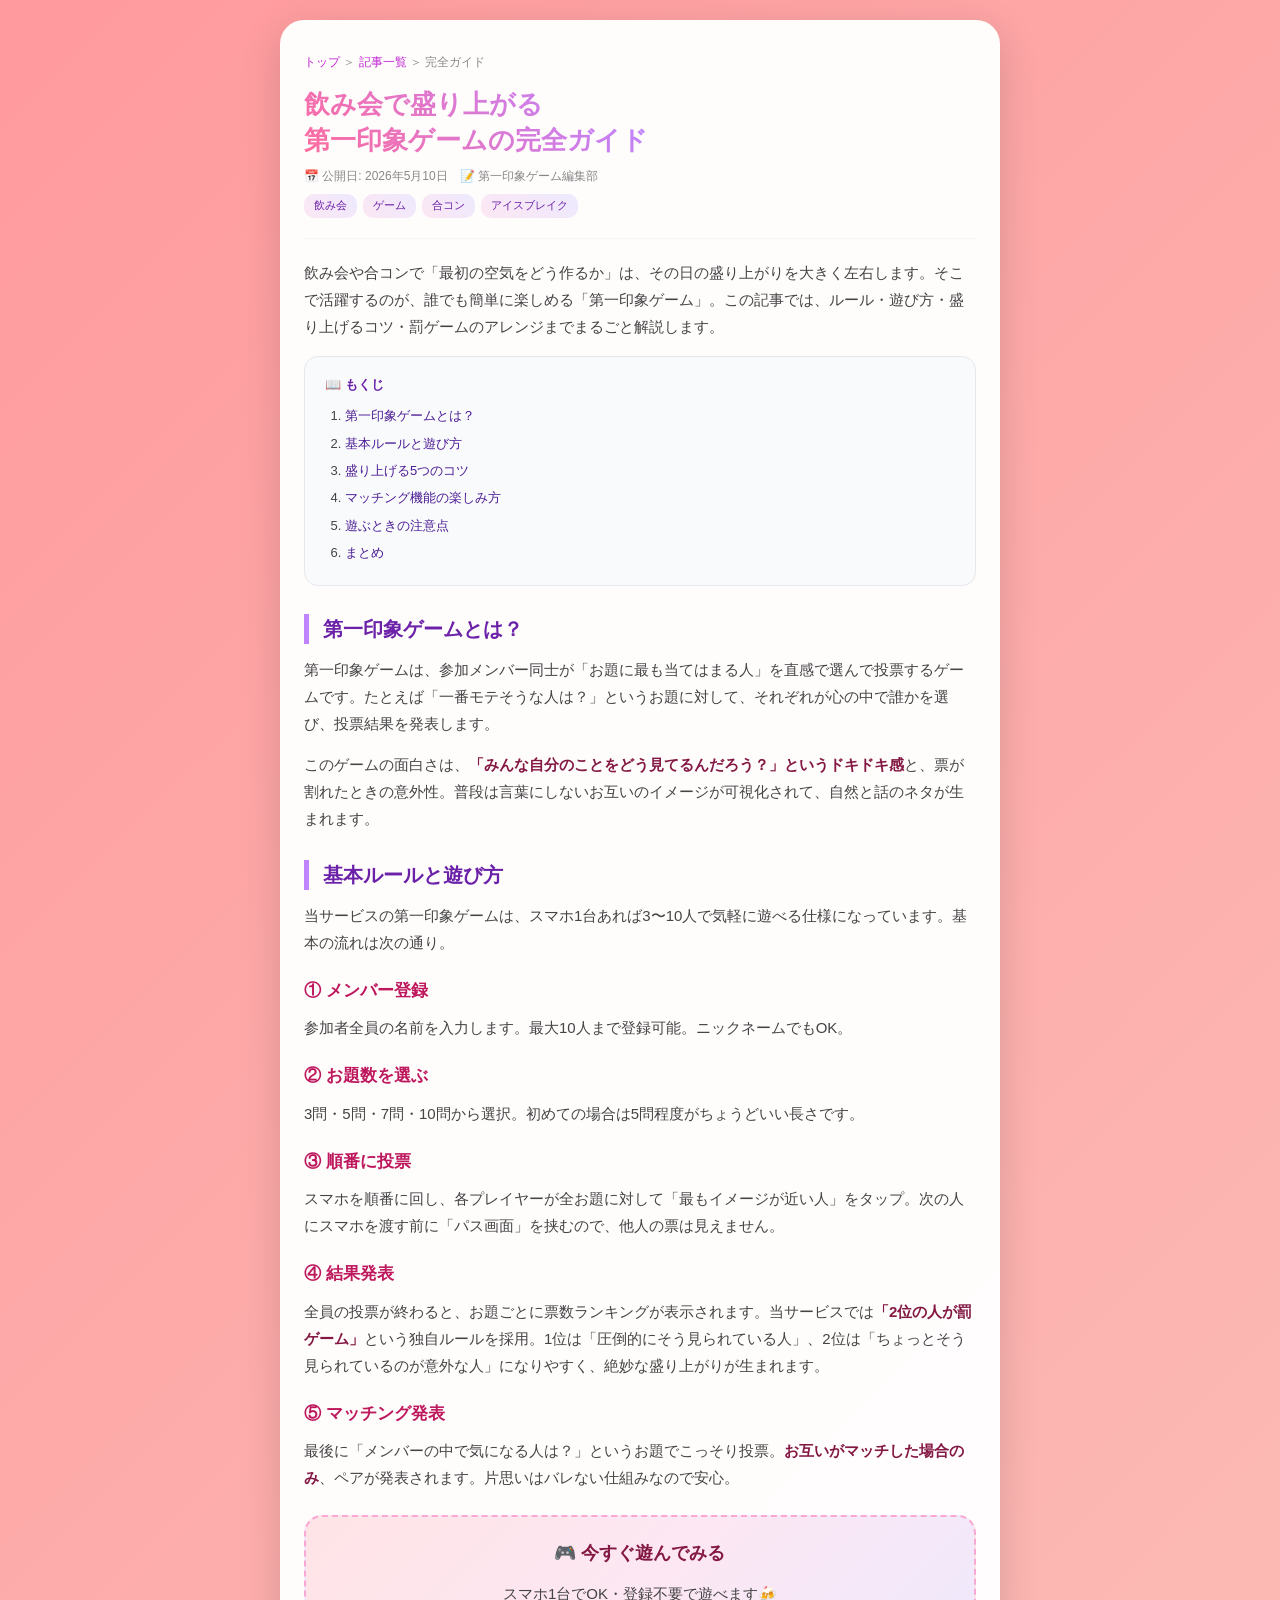
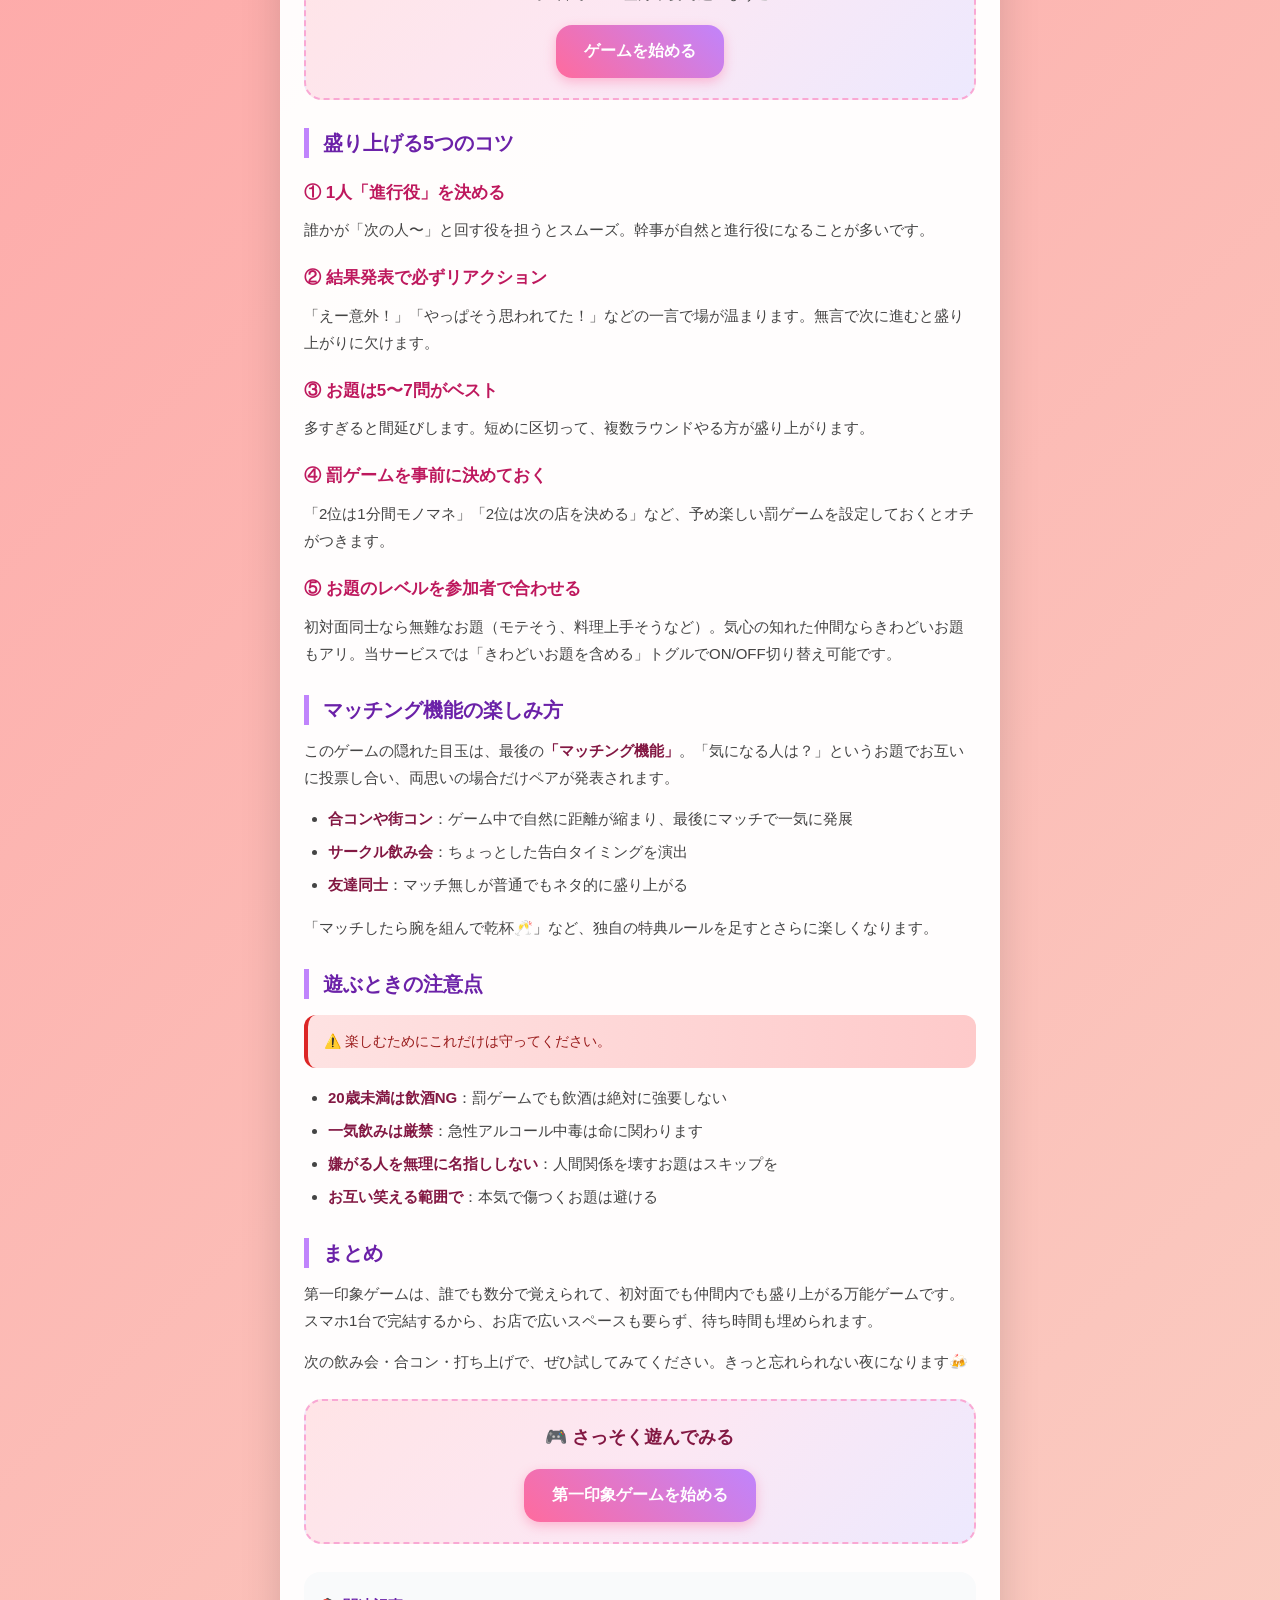
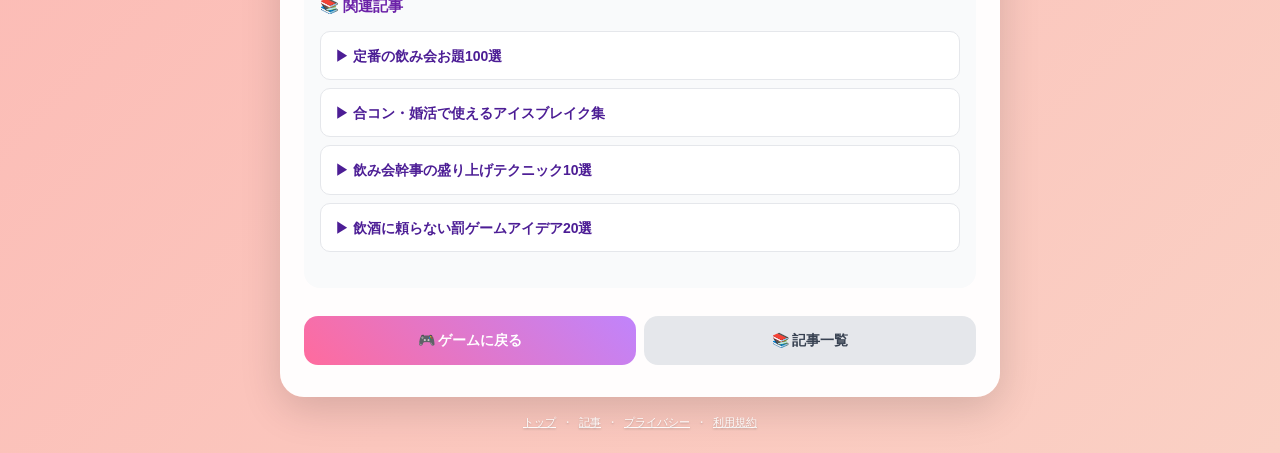
<file: guide.html>
<!DOCTYPE html>
<html lang="ja">
<head>
<meta charset="UTF-8">
<meta name="viewport" content="width=device-width, initial-scale=1.0">
<title>飲み会で盛り上がる第一印象ゲームの完全ガイド｜遊び方・ルール・コツまで徹底解説</title>
<meta name="description" content="飲み会・合コンで使える第一印象ゲームの完全ガイド。基本ルールから盛り上げるコツ、罰ゲームのアレンジ、マッチング機能の楽しみ方まで詳しく解説します。">
<link rel="stylesheet" href="article-style.css">
</head>
<body>
<div class="container">

<div class="breadcrumb">
  <a href="index.html">トップ</a> ＞ <a href="articles.html">記事一覧</a> ＞ 完全ガイド
</div>

<h1>飲み会で盛り上がる<br>第一印象ゲームの完全ガイド</h1>
<div class="meta">
  📅 公開日: 2026年5月10日　📝 第一印象ゲーム編集部
  <div style="margin-top:6px;">
    <span class="tag">飲み会</span><span class="tag">ゲーム</span><span class="tag">合コン</span><span class="tag">アイスブレイク</span>
  </div>
</div>

<p>飲み会や合コンで「最初の空気をどう作るか」は、その日の盛り上がりを大きく左右します。そこで活躍するのが、誰でも簡単に楽しめる「第一印象ゲーム」。この記事では、ルール・遊び方・盛り上げるコツ・罰ゲームのアレンジまでまるごと解説します。</p>

<div class="toc">
  <div class="toc-title">📖 もくじ</div>
  <ol>
    <li><a href="#what">第一印象ゲームとは？</a></li>
    <li><a href="#rule">基本ルールと遊び方</a></li>
    <li><a href="#tips">盛り上げる5つのコツ</a></li>
    <li><a href="#match">マッチング機能の楽しみ方</a></li>
    <li><a href="#caution">遊ぶときの注意点</a></li>
    <li><a href="#summary">まとめ</a></li>
  </ol>
</div>

<h2 id="what">第一印象ゲームとは？</h2>
<p>第一印象ゲームは、参加メンバー同士が「お題に最も当てはまる人」を直感で選んで投票するゲームです。たとえば「一番モテそうな人は？」というお題に対して、それぞれが心の中で誰かを選び、投票結果を発表します。</p>
<p>このゲームの面白さは、<strong>「みんな自分のことをどう見てるんだろう？」というドキドキ感</strong>と、票が割れたときの意外性。普段は言葉にしないお互いのイメージが可視化されて、自然と話のネタが生まれます。</p>

<h2 id="rule">基本ルールと遊び方</h2>
<p>当サービスの第一印象ゲームは、スマホ1台あれば3〜10人で気軽に遊べる仕様になっています。基本の流れは次の通り。</p>

<h3>① メンバー登録</h3>
<p>参加者全員の名前を入力します。最大10人まで登録可能。ニックネームでもOK。</p>

<h3>② お題数を選ぶ</h3>
<p>3問・5問・7問・10問から選択。初めての場合は5問程度がちょうどいい長さです。</p>

<h3>③ 順番に投票</h3>
<p>スマホを順番に回し、各プレイヤーが全お題に対して「最もイメージが近い人」をタップ。次の人にスマホを渡す前に「パス画面」を挟むので、他人の票は見えません。</p>

<h3>④ 結果発表</h3>
<p>全員の投票が終わると、お題ごとに票数ランキングが表示されます。当サービスでは<strong>「2位の人が罰ゲーム」</strong>という独自ルールを採用。1位は「圧倒的にそう見られている人」、2位は「ちょっとそう見られているのが意外な人」になりやすく、絶妙な盛り上がりが生まれます。</p>

<h3>⑤ マッチング発表</h3>
<p>最後に「メンバーの中で気になる人は？」というお題でこっそり投票。<strong>お互いがマッチした場合のみ</strong>、ペアが発表されます。片思いはバレない仕組みなので安心。</p>

<div class="cta-box">
  <div class="cta-title">🎮 今すぐ遊んでみる</div>
  <p style="margin-bottom:12px;">スマホ1台でOK・登録不要で遊べます🍻</p>
  <a class="cta-btn" href="index.html">ゲームを始める</a>
</div>

<h2 id="tips">盛り上げる5つのコツ</h2>

<h3>① 1人「進行役」を決める</h3>
<p>誰かが「次の人〜」と回す役を担うとスムーズ。幹事が自然と進行役になることが多いです。</p>

<h3>② 結果発表で必ずリアクション</h3>
<p>「えー意外！」「やっぱそう思われてた！」などの一言で場が温まります。無言で次に進むと盛り上がりに欠けます。</p>

<h3>③ お題は5〜7問がベスト</h3>
<p>多すぎると間延びします。短めに区切って、複数ラウンドやる方が盛り上がります。</p>

<h3>④ 罰ゲームを事前に決めておく</h3>
<p>「2位は1分間モノマネ」「2位は次の店を決める」など、予め楽しい罰ゲームを設定しておくとオチがつきます。</p>

<h3>⑤ お題のレベルを参加者で合わせる</h3>
<p>初対面同士なら無難なお題（モテそう、料理上手そうなど）。気心の知れた仲間ならきわどいお題もアリ。当サービスでは「きわどいお題を含める」トグルでON/OFF切り替え可能です。</p>

<h2 id="match">マッチング機能の楽しみ方</h2>
<p>このゲームの隠れた目玉は、最後の<strong>「マッチング機能」</strong>。「気になる人は？」というお題でお互いに投票し合い、両思いの場合だけペアが発表されます。</p>
<ul>
  <li><strong>合コンや街コン</strong>：ゲーム中で自然に距離が縮まり、最後にマッチで一気に発展</li>
  <li><strong>サークル飲み会</strong>：ちょっとした告白タイミングを演出</li>
  <li><strong>友達同士</strong>：マッチ無しが普通でもネタ的に盛り上がる</li>
</ul>
<p>「マッチしたら腕を組んで乾杯🥂」など、独自の特典ルールを足すとさらに楽しくなります。</p>

<h2 id="caution">遊ぶときの注意点</h2>
<div class="alert-box">
⚠️ 楽しむためにこれだけは守ってください。
</div>
<ul>
  <li><strong>20歳未満は飲酒NG</strong>：罰ゲームでも飲酒は絶対に強要しない</li>
  <li><strong>一気飲みは厳禁</strong>：急性アルコール中毒は命に関わります</li>
  <li><strong>嫌がる人を無理に名指ししない</strong>：人間関係を壊すお題はスキップを</li>
  <li><strong>お互い笑える範囲で</strong>：本気で傷つくお題は避ける</li>
</ul>

<h2 id="summary">まとめ</h2>
<p>第一印象ゲームは、誰でも数分で覚えられて、初対面でも仲間内でも盛り上がる万能ゲームです。スマホ1台で完結するから、お店で広いスペースも要らず、待ち時間も埋められます。</p>
<p>次の飲み会・合コン・打ち上げで、ぜひ試してみてください。きっと忘れられない夜になります🍻</p>

<div class="cta-box">
  <div class="cta-title">🎮 さっそく遊んでみる</div>
  <a class="cta-btn" href="index.html">第一印象ゲームを始める</a>
</div>

<div class="related">
  <div class="related-title">📚 関連記事</div>
  <ul>
    <li><a href="questions-100.html">▶ 定番の飲み会お題100選</a></li>
    <li><a href="icebreak.html">▶ 合コン・婚活で使えるアイスブレイク集</a></li>
    <li><a href="kanji.html">▶ 飲み会幹事の盛り上げテクニック10選</a></li>
    <li><a href="punishment.html">▶ 飲酒に頼らない罰ゲームアイデア20選</a></li>
  </ul>
</div>


<div class="back-row">
  <a class="back-btn primary" href="index.html">🎮 ゲームに戻る</a>
  <a class="back-btn secondary" href="articles.html">📚 記事一覧</a>
</div>

</div>

<div class="footer-mini">
  <a href="index.html">トップ</a>・<a href="articles.html">記事</a>・<a href="privacy.html">プライバシー</a>・<a href="terms.html">利用規約</a>
</div>

</body>
</html>
</file>
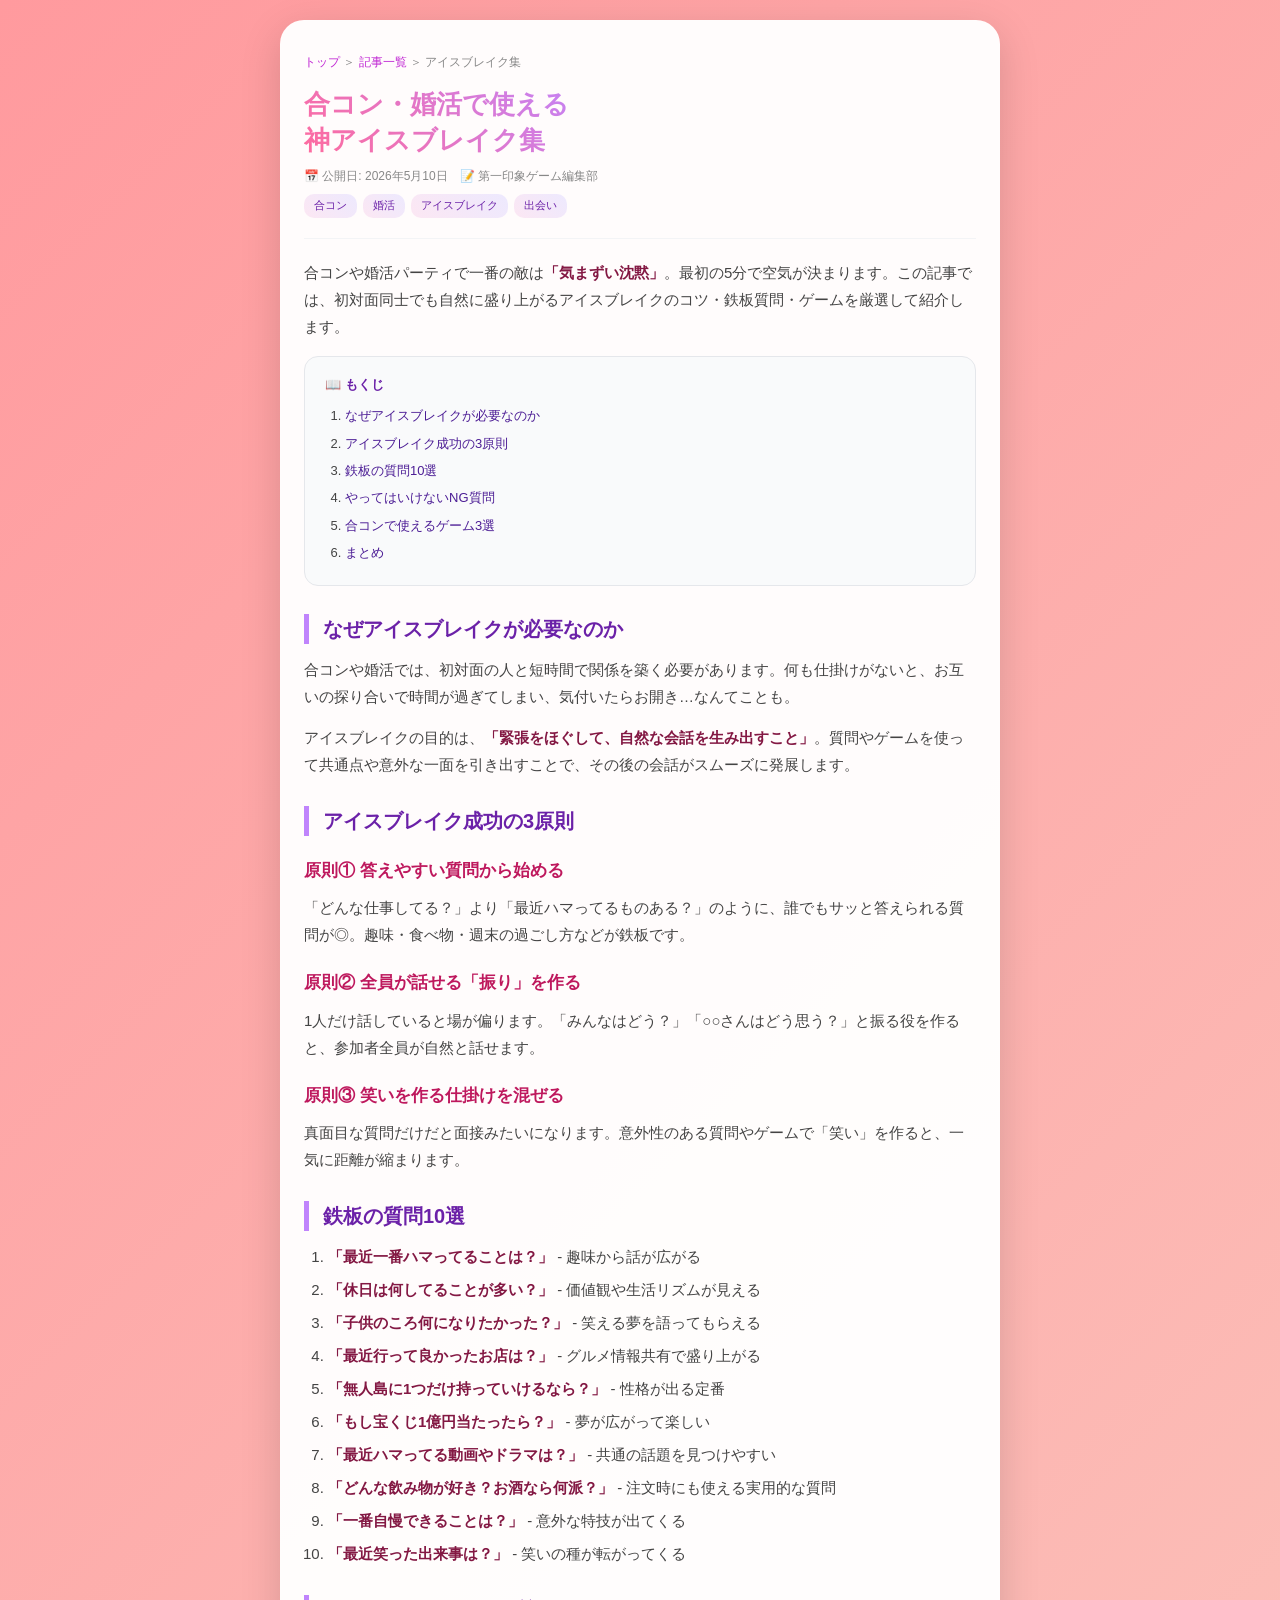
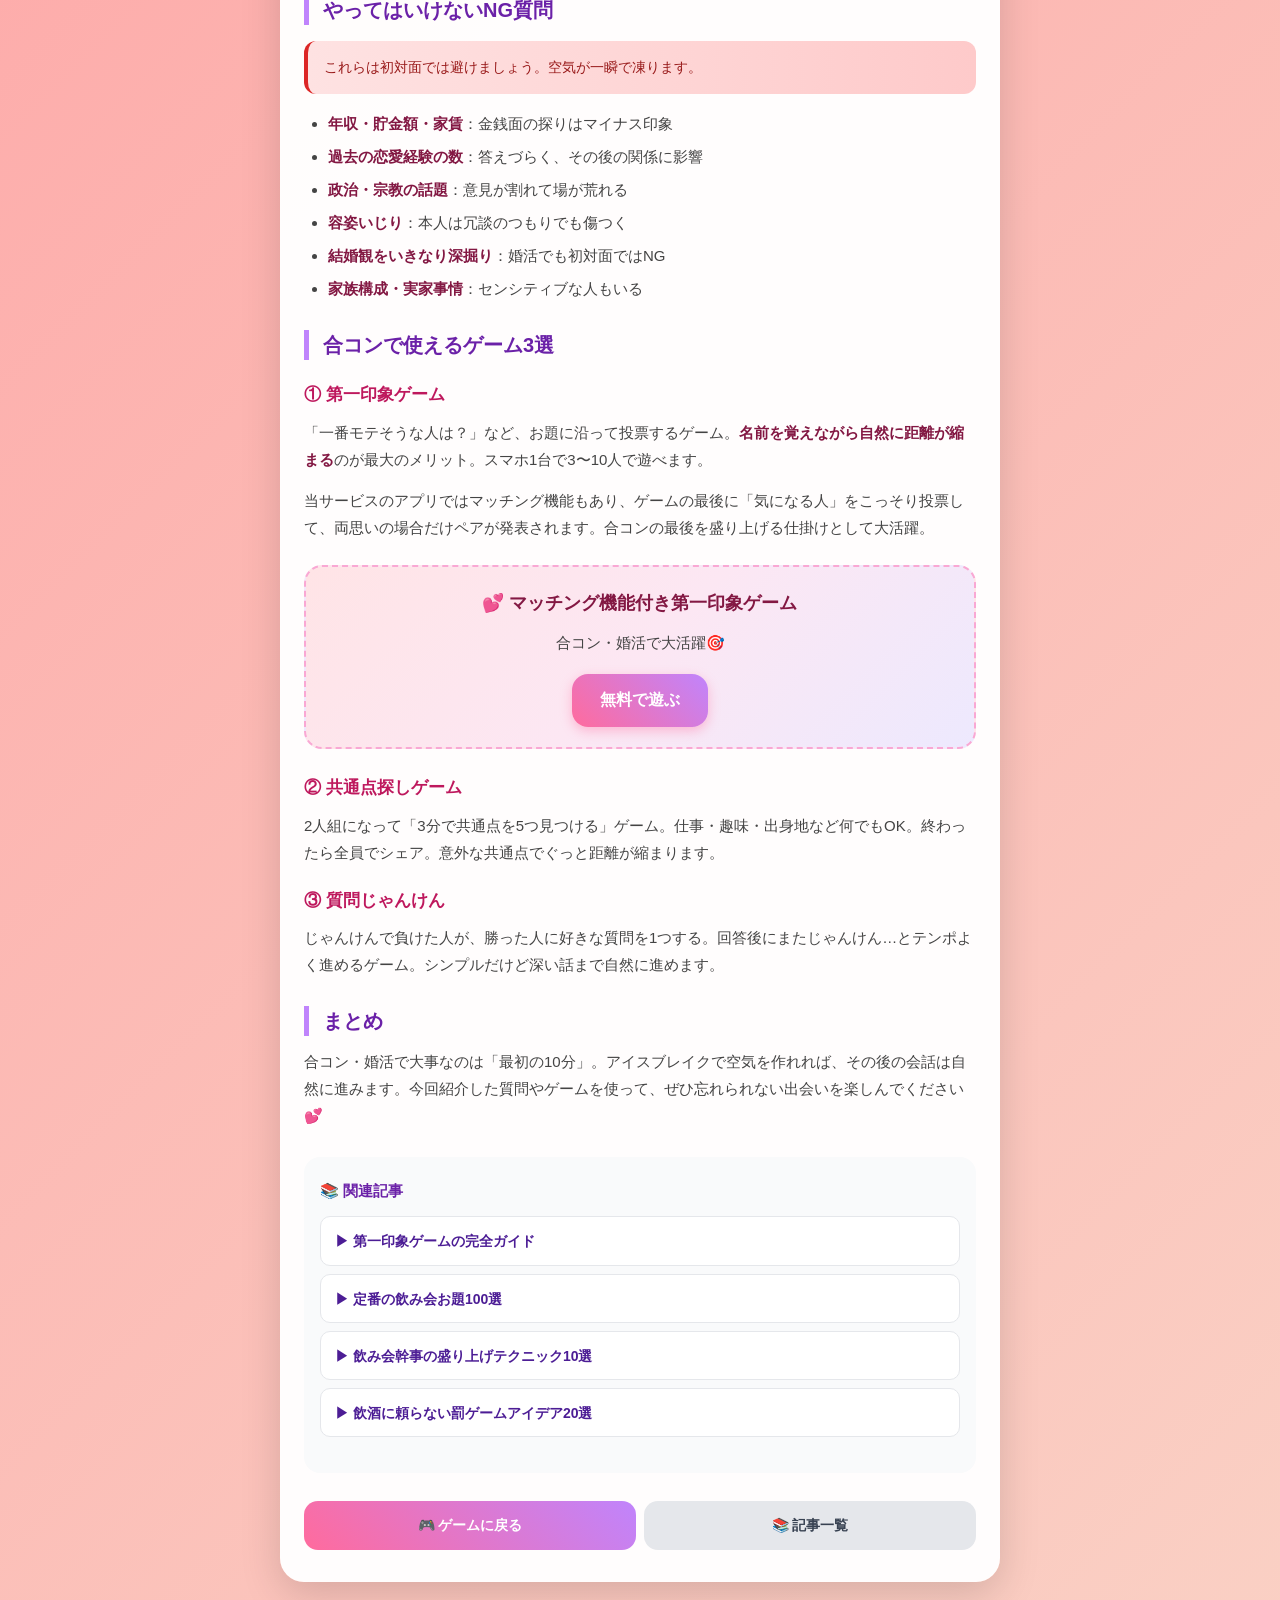
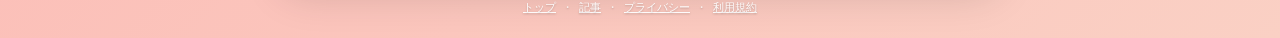
<file: icebreak.html>
<!DOCTYPE html>
<html lang="ja">
<head>
<meta charset="UTF-8">
<meta name="viewport" content="width=device-width, initial-scale=1.0">
<title>合コン・婚活で使える神アイスブレイク集｜初対面でも盛り上がる質問とゲーム</title>
<meta name="description" content="合コン・婚活パーティ・初対面の飲み会で使えるアイスブレイクのコツと鉄板質問・ゲームを厳選。気まずい沈黙を避けて、自然に距離を縮める方法を解説します。">
<link rel="stylesheet" href="article-style.css">
</head>
<body>
<div class="container">

<div class="breadcrumb">
  <a href="index.html">トップ</a> ＞ <a href="articles.html">記事一覧</a> ＞ アイスブレイク集
</div>

<h1>合コン・婚活で使える<br>神アイスブレイク集</h1>
<div class="meta">
  📅 公開日: 2026年5月10日　📝 第一印象ゲーム編集部
  <div style="margin-top:6px;">
    <span class="tag">合コン</span><span class="tag">婚活</span><span class="tag">アイスブレイク</span><span class="tag">出会い</span>
  </div>
</div>

<p>合コンや婚活パーティで一番の敵は<strong>「気まずい沈黙」</strong>。最初の5分で空気が決まります。この記事では、初対面同士でも自然に盛り上がるアイスブレイクのコツ・鉄板質問・ゲームを厳選して紹介します。</p>

<div class="toc">
  <div class="toc-title">📖 もくじ</div>
  <ol>
    <li><a href="#why">なぜアイスブレイクが必要なのか</a></li>
    <li><a href="#tips">アイスブレイク成功の3原則</a></li>
    <li><a href="#question">鉄板の質問10選</a></li>
    <li><a href="#ng">やってはいけないNG質問</a></li>
    <li><a href="#game">合コンで使えるゲーム3選</a></li>
    <li><a href="#summary">まとめ</a></li>
  </ol>
</div>

<h2 id="why">なぜアイスブレイクが必要なのか</h2>
<p>合コンや婚活では、初対面の人と短時間で関係を築く必要があります。何も仕掛けがないと、お互いの探り合いで時間が過ぎてしまい、気付いたらお開き…なんてことも。</p>
<p>アイスブレイクの目的は、<strong>「緊張をほぐして、自然な会話を生み出すこと」</strong>。質問やゲームを使って共通点や意外な一面を引き出すことで、その後の会話がスムーズに発展します。</p>

<h2 id="tips">アイスブレイク成功の3原則</h2>

<h3>原則① 答えやすい質問から始める</h3>
<p>「どんな仕事してる？」より「最近ハマってるものある？」のように、誰でもサッと答えられる質問が◎。趣味・食べ物・週末の過ごし方などが鉄板です。</p>

<h3>原則② 全員が話せる「振り」を作る</h3>
<p>1人だけ話していると場が偏ります。「みんなはどう？」「○○さんはどう思う？」と振る役を作ると、参加者全員が自然と話せます。</p>

<h3>原則③ 笑いを作る仕掛けを混ぜる</h3>
<p>真面目な質問だけだと面接みたいになります。意外性のある質問やゲームで「笑い」を作ると、一気に距離が縮まります。</p>

<h2 id="question">鉄板の質問10選</h2>
<ol>
  <li><strong>「最近一番ハマってることは？」</strong> - 趣味から話が広がる</li>
  <li><strong>「休日は何してることが多い？」</strong> - 価値観や生活リズムが見える</li>
  <li><strong>「子供のころ何になりたかった？」</strong> - 笑える夢を語ってもらえる</li>
  <li><strong>「最近行って良かったお店は？」</strong> - グルメ情報共有で盛り上がる</li>
  <li><strong>「無人島に1つだけ持っていけるなら？」</strong> - 性格が出る定番</li>
  <li><strong>「もし宝くじ1億円当たったら？」</strong> - 夢が広がって楽しい</li>
  <li><strong>「最近ハマってる動画やドラマは？」</strong> - 共通の話題を見つけやすい</li>
  <li><strong>「どんな飲み物が好き？お酒なら何派？」</strong> - 注文時にも使える実用的な質問</li>
  <li><strong>「一番自慢できることは？」</strong> - 意外な特技が出てくる</li>
  <li><strong>「最近笑った出来事は？」</strong> - 笑いの種が転がってくる</li>
</ol>

<h2 id="ng">やってはいけないNG質問</h2>
<div class="alert-box">
これらは初対面では避けましょう。空気が一瞬で凍ります。
</div>
<ul>
  <li><strong>年収・貯金額・家賃</strong>：金銭面の探りはマイナス印象</li>
  <li><strong>過去の恋愛経験の数</strong>：答えづらく、その後の関係に影響</li>
  <li><strong>政治・宗教の話題</strong>：意見が割れて場が荒れる</li>
  <li><strong>容姿いじり</strong>：本人は冗談のつもりでも傷つく</li>
  <li><strong>結婚観をいきなり深掘り</strong>：婚活でも初対面ではNG</li>
  <li><strong>家族構成・実家事情</strong>：センシティブな人もいる</li>
</ul>

<h2 id="game">合コンで使えるゲーム3選</h2>

<h3>① 第一印象ゲーム</h3>
<p>「一番モテそうな人は？」など、お題に沿って投票するゲーム。<strong>名前を覚えながら自然に距離が縮まる</strong>のが最大のメリット。スマホ1台で3〜10人で遊べます。</p>
<p>当サービスのアプリではマッチング機能もあり、ゲームの最後に「気になる人」をこっそり投票して、両思いの場合だけペアが発表されます。合コンの最後を盛り上げる仕掛けとして大活躍。</p>

<div class="cta-box">
  <div class="cta-title">💕 マッチング機能付き第一印象ゲーム</div>
  <p style="margin-bottom:12px;">合コン・婚活で大活躍🎯</p>
  <a class="cta-btn" href="index.html">無料で遊ぶ</a>
</div>

<h3>② 共通点探しゲーム</h3>
<p>2人組になって「3分で共通点を5つ見つける」ゲーム。仕事・趣味・出身地など何でもOK。終わったら全員でシェア。意外な共通点でぐっと距離が縮まります。</p>

<h3>③ 質問じゃんけん</h3>
<p>じゃんけんで負けた人が、勝った人に好きな質問を1つする。回答後にまたじゃんけん…とテンポよく進めるゲーム。シンプルだけど深い話まで自然に進めます。</p>

<h2 id="summary">まとめ</h2>
<p>合コン・婚活で大事なのは「最初の10分」。アイスブレイクで空気を作れれば、その後の会話は自然に進みます。今回紹介した質問やゲームを使って、ぜひ忘れられない出会いを楽しんでください💕</p>

<div class="related">
  <div class="related-title">📚 関連記事</div>
  <ul>
    <li><a href="guide.html">▶ 第一印象ゲームの完全ガイド</a></li>
    <li><a href="questions-100.html">▶ 定番の飲み会お題100選</a></li>
    <li><a href="kanji.html">▶ 飲み会幹事の盛り上げテクニック10選</a></li>
    <li><a href="punishment.html">▶ 飲酒に頼らない罰ゲームアイデア20選</a></li>
  </ul>
</div>

<div class="back-row">
  <a class="back-btn primary" href="index.html">🎮 ゲームに戻る</a>
  <a class="back-btn secondary" href="articles.html">📚 記事一覧</a>
</div>

</div>

<div class="footer-mini">
  <a href="index.html">トップ</a>・<a href="articles.html">記事</a>・<a href="privacy.html">プライバシー</a>・<a href="terms.html">利用規約</a>
</div>

</body>
</html>
</file>
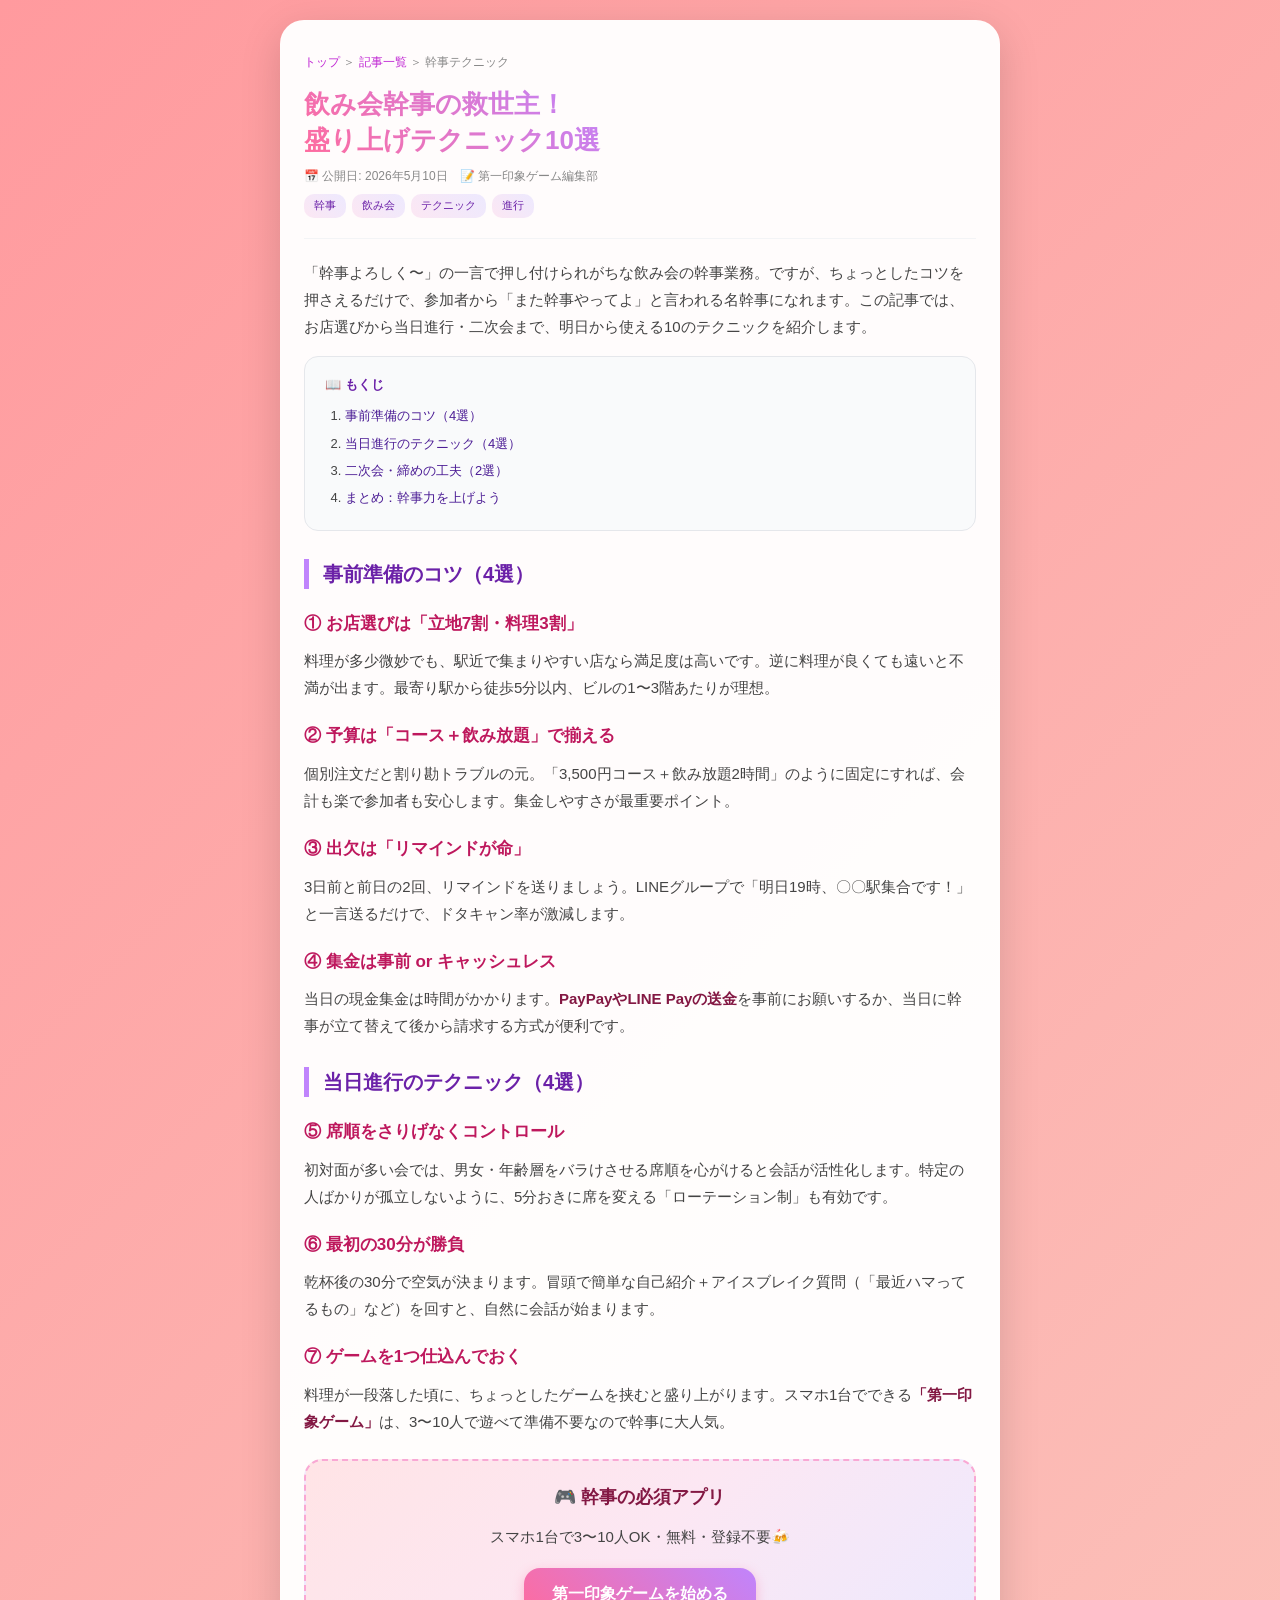
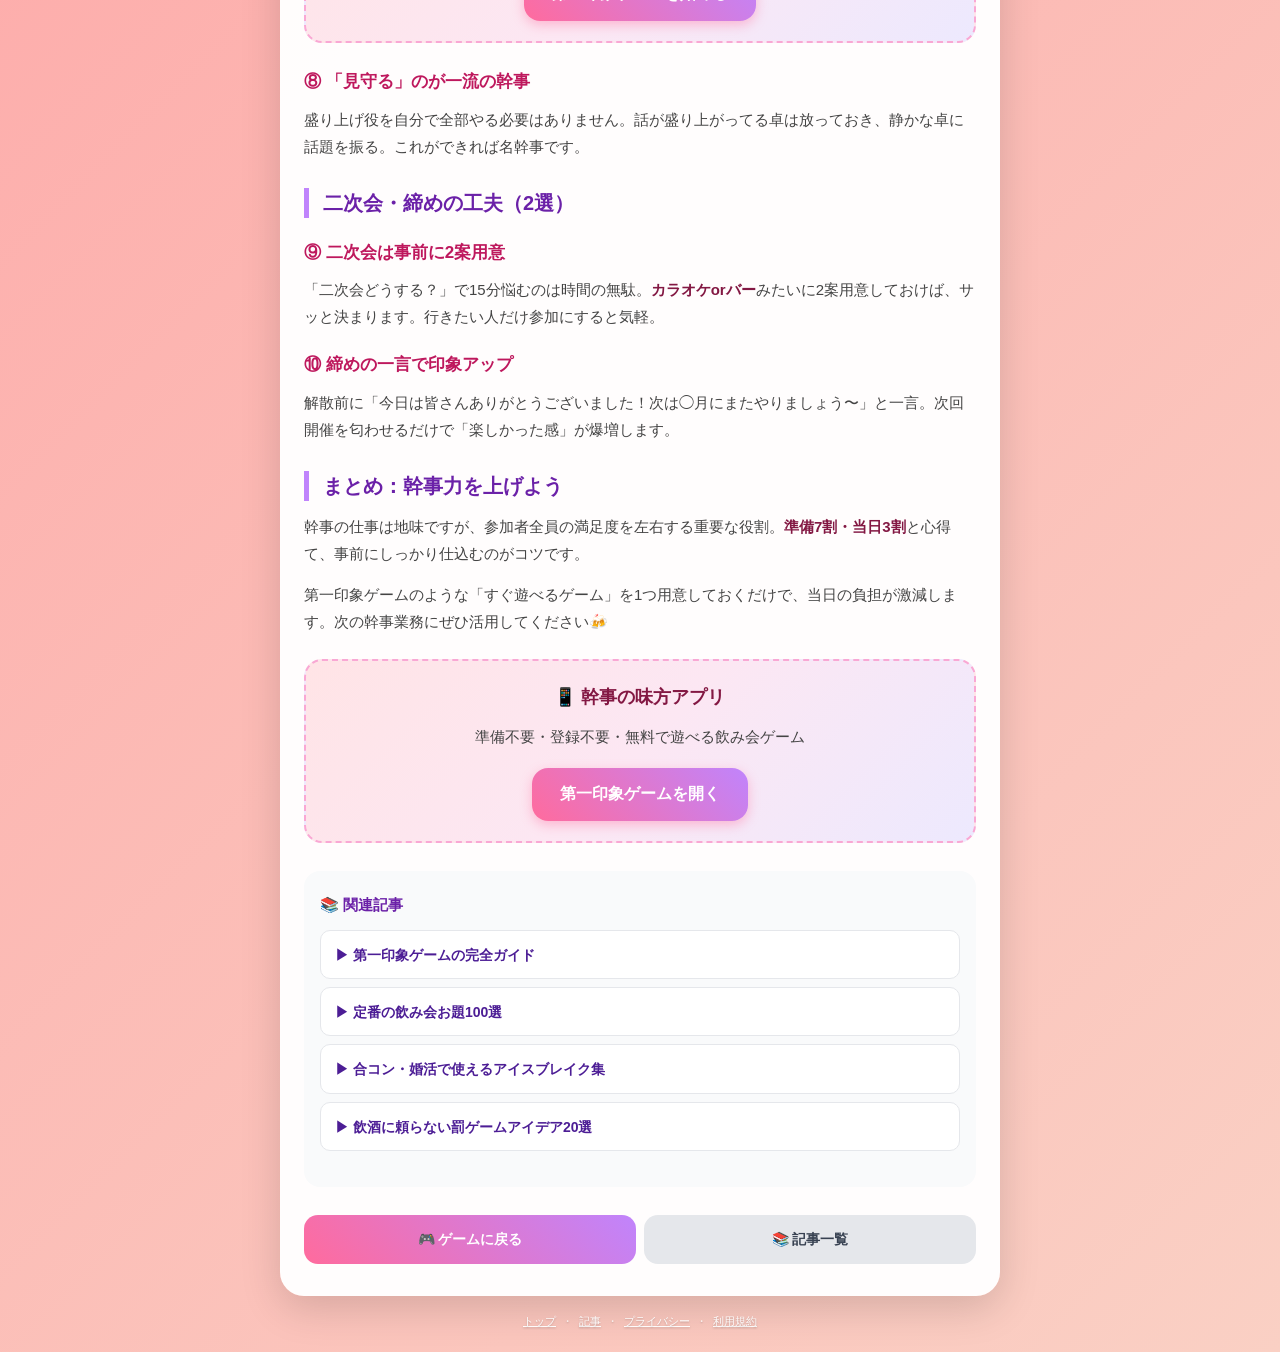
<file: kanji.html>
<!DOCTYPE html>
<html lang="ja">
<head>
<meta charset="UTF-8">
<meta name="viewport" content="width=device-width, initial-scale=1.0">
<title>飲み会幹事の救世主！盛り上げテクニック10選｜お店選びから当日進行まで</title>
<meta name="description" content="飲み会の幹事を任されて困ってる人必見。お店選びの段取り、当日の進行、盛り上がるゲーム、二次会の決め方まで、明日から使える幹事テクニック10選を解説します。">
<link rel="stylesheet" href="article-style.css">
</head>
<body>
<div class="container">

<div class="breadcrumb">
  <a href="index.html">トップ</a> ＞ <a href="articles.html">記事一覧</a> ＞ 幹事テクニック
</div>

<h1>飲み会幹事の救世主！<br>盛り上げテクニック10選</h1>
<div class="meta">
  📅 公開日: 2026年5月10日　📝 第一印象ゲーム編集部
  <div style="margin-top:6px;">
    <span class="tag">幹事</span><span class="tag">飲み会</span><span class="tag">テクニック</span><span class="tag">進行</span>
  </div>
</div>

<p>「幹事よろしく〜」の一言で押し付けられがちな飲み会の幹事業務。ですが、ちょっとしたコツを押さえるだけで、参加者から「また幹事やってよ」と言われる名幹事になれます。この記事では、お店選びから当日進行・二次会まで、明日から使える10のテクニックを紹介します。</p>

<div class="toc">
  <div class="toc-title">📖 もくじ</div>
  <ol>
    <li><a href="#prepare">事前準備のコツ（4選）</a></li>
    <li><a href="#day">当日進行のテクニック（4選）</a></li>
    <li><a href="#after">二次会・締めの工夫（2選）</a></li>
    <li><a href="#summary">まとめ：幹事力を上げよう</a></li>
  </ol>
</div>

<h2 id="prepare">事前準備のコツ（4選）</h2>

<h3>① お店選びは「立地7割・料理3割」</h3>
<p>料理が多少微妙でも、駅近で集まりやすい店なら満足度は高いです。逆に料理が良くても遠いと不満が出ます。最寄り駅から徒歩5分以内、ビルの1〜3階あたりが理想。</p>

<h3>② 予算は「コース＋飲み放題」で揃える</h3>
<p>個別注文だと割り勘トラブルの元。「3,500円コース＋飲み放題2時間」のように固定にすれば、会計も楽で参加者も安心します。集金しやすさが最重要ポイント。</p>

<h3>③ 出欠は「リマインドが命」</h3>
<p>3日前と前日の2回、リマインドを送りましょう。LINEグループで「明日19時、〇〇駅集合です！」と一言送るだけで、ドタキャン率が激減します。</p>

<h3>④ 集金は事前 or キャッシュレス</h3>
<p>当日の現金集金は時間がかかります。<strong>PayPayやLINE Payの送金</strong>を事前にお願いするか、当日に幹事が立て替えて後から請求する方式が便利です。</p>

<h2 id="day">当日進行のテクニック（4選）</h2>

<h3>⑤ 席順をさりげなくコントロール</h3>
<p>初対面が多い会では、男女・年齢層をバラけさせる席順を心がけると会話が活性化します。特定の人ばかりが孤立しないように、5分おきに席を変える「ローテーション制」も有効です。</p>

<h3>⑥ 最初の30分が勝負</h3>
<p>乾杯後の30分で空気が決まります。冒頭で簡単な自己紹介＋アイスブレイク質問（「最近ハマってるもの」など）を回すと、自然に会話が始まります。</p>

<h3>⑦ ゲームを1つ仕込んでおく</h3>
<p>料理が一段落した頃に、ちょっとしたゲームを挟むと盛り上がります。スマホ1台でできる<strong>「第一印象ゲーム」</strong>は、3〜10人で遊べて準備不要なので幹事に大人気。</p>

<div class="cta-box">
  <div class="cta-title">🎮 幹事の必須アプリ</div>
  <p style="margin-bottom:12px;">スマホ1台で3〜10人OK・無料・登録不要🍻</p>
  <a class="cta-btn" href="index.html">第一印象ゲームを始める</a>
</div>

<h3>⑧ 「見守る」のが一流の幹事</h3>
<p>盛り上げ役を自分で全部やる必要はありません。話が盛り上がってる卓は放っておき、静かな卓に話題を振る。これができれば名幹事です。</p>

<h2 id="after">二次会・締めの工夫（2選）</h2>

<h3>⑨ 二次会は事前に2案用意</h3>
<p>「二次会どうする？」で15分悩むのは時間の無駄。<strong>カラオケorバー</strong>みたいに2案用意しておけば、サッと決まります。行きたい人だけ参加にすると気軽。</p>

<h3>⑩ 締めの一言で印象アップ</h3>
<p>解散前に「今日は皆さんありがとうございました！次は◯月にまたやりましょう〜」と一言。次回開催を匂わせるだけで「楽しかった感」が爆増します。</p>

<h2 id="summary">まとめ：幹事力を上げよう</h2>
<p>幹事の仕事は地味ですが、参加者全員の満足度を左右する重要な役割。<strong>準備7割・当日3割</strong>と心得て、事前にしっかり仕込むのがコツです。</p>
<p>第一印象ゲームのような「すぐ遊べるゲーム」を1つ用意しておくだけで、当日の負担が激減します。次の幹事業務にぜひ活用してください🍻</p>

<div class="cta-box">
  <div class="cta-title">📱 幹事の味方アプリ</div>
  <p style="margin-bottom:12px;">準備不要・登録不要・無料で遊べる飲み会ゲーム</p>
  <a class="cta-btn" href="index.html">第一印象ゲームを開く</a>
</div>

<div class="related">
  <div class="related-title">📚 関連記事</div>
  <ul>
    <li><a href="guide.html">▶ 第一印象ゲームの完全ガイド</a></li>
    <li><a href="questions-100.html">▶ 定番の飲み会お題100選</a></li>
    <li><a href="icebreak.html">▶ 合コン・婚活で使えるアイスブレイク集</a></li>
    <li><a href="punishment.html">▶ 飲酒に頼らない罰ゲームアイデア20選</a></li>
  </ul>
</div>

<div class="back-row">
  <a class="back-btn primary" href="index.html">🎮 ゲームに戻る</a>
  <a class="back-btn secondary" href="articles.html">📚 記事一覧</a>
</div>

</div>

<div class="footer-mini">
  <a href="index.html">トップ</a>・<a href="articles.html">記事</a>・<a href="privacy.html">プライバシー</a>・<a href="terms.html">利用規約</a>
</div>

</body>
</html>
</file>
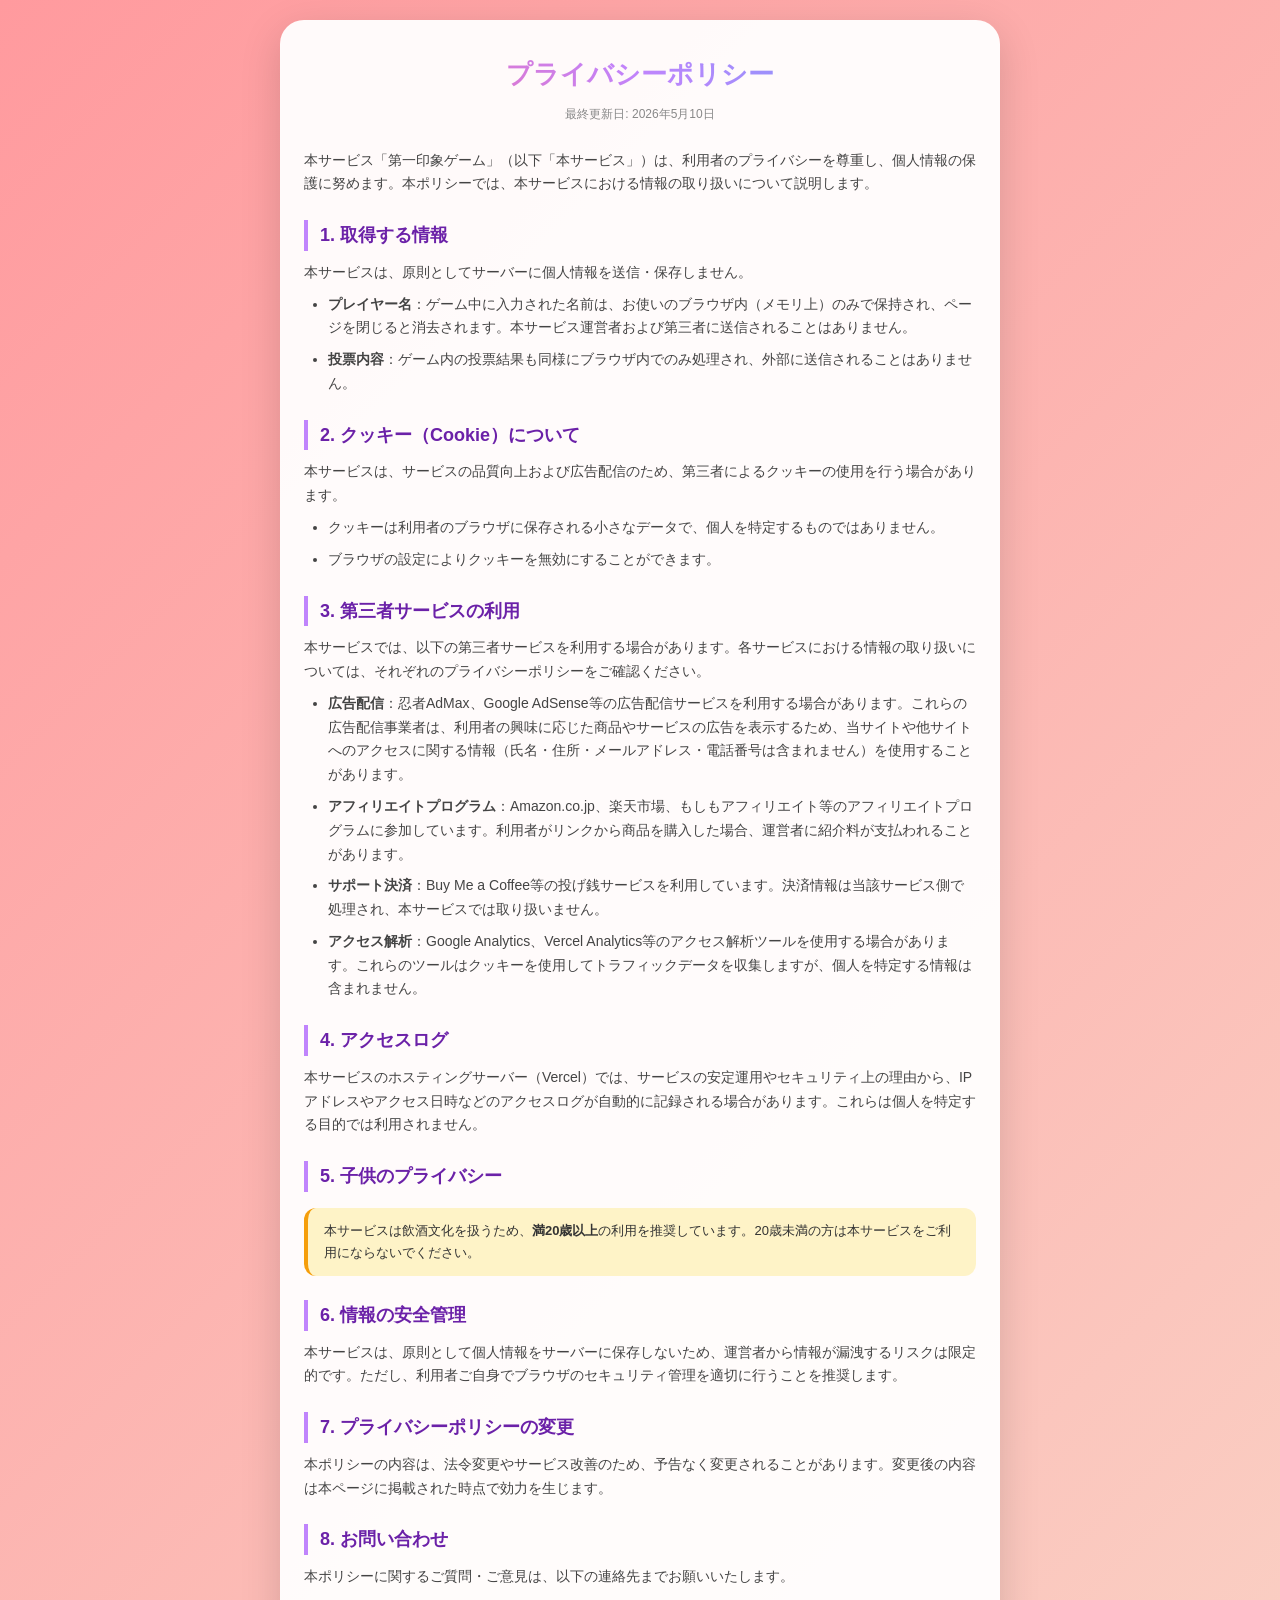
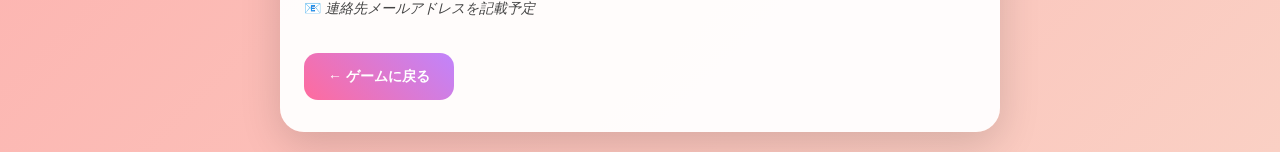
<file: privacy.html>
<!DOCTYPE html>
<html lang="ja">
<head>
<meta charset="UTF-8">
<meta name="viewport" content="width=device-width, initial-scale=1.0">
<title>プライバシーポリシー｜第一印象ゲーム</title>
<style>
  * { box-sizing: border-box; margin: 0; padding: 0; }
  body {
    font-family: 'Hiragino Maru Gothic ProN', 'Yu Gothic', 'Meiryo', sans-serif;
    background: linear-gradient(135deg, #ff9a9e 0%, #fad0c4 25%, #fbc2eb 50%, #a18cd1 75%, #84fab0 100%);
    background-size: 400% 400%;
    animation: bgShift 12s ease infinite;
    min-height: 100vh;
    color: #333;
    padding: 20px 16px;
    line-height: 1.7;
  }
  @keyframes bgShift {
    0%,100% { background-position: 0% 50%; }
    50% { background-position: 100% 50%; }
  }
  .container {
    max-width: 720px;
    margin: 0 auto;
    background: rgba(255,255,255,0.95);
    border-radius: 24px;
    padding: 32px 24px;
    box-shadow: 0 12px 40px rgba(0,0,0,0.15);
  }
  h1 {
    font-size: 26px;
    background: linear-gradient(45deg, #ff6b9d, #c084fc, #60a5fa);
    -webkit-background-clip: text;
    background-clip: text;
    -webkit-text-fill-color: transparent;
    margin-bottom: 8px;
    text-align: center;
    font-weight: 900;
  }
  .updated {
    text-align: center;
    color: #888;
    font-size: 12px;
    margin-bottom: 24px;
  }
  h2 {
    font-size: 18px;
    color: #6b21a8;
    margin: 24px 0 10px;
    padding-left: 12px;
    border-left: 4px solid #c084fc;
  }
  p, li { font-size: 14px; color: #444; margin-bottom: 8px; }
  ul, ol { padding-left: 24px; margin-bottom: 12px; }
  a { color: #c026d3; }
  .back {
    display: inline-block;
    margin-top: 24px;
    padding: 12px 24px;
    background: linear-gradient(45deg, #ff6b9d, #c084fc);
    color: white;
    text-decoration: none;
    border-radius: 14px;
    font-weight: bold;
    font-size: 14px;
  }
  .note {
    background: #fef3c7;
    border-radius: 12px;
    padding: 12px 16px;
    margin: 16px 0;
    font-size: 13px;
    border-left: 4px solid #f59e0b;
  }
</style>
</head>
<body>
<div class="container">

<h1>プライバシーポリシー</h1>
<p class="updated">最終更新日: 2026年5月10日</p>

<p>本サービス「第一印象ゲーム」（以下「本サービス」）は、利用者のプライバシーを尊重し、個人情報の保護に努めます。本ポリシーでは、本サービスにおける情報の取り扱いについて説明します。</p>

<h2>1. 取得する情報</h2>
<p>本サービスは、原則としてサーバーに個人情報を送信・保存しません。</p>
<ul>
  <li><strong>プレイヤー名</strong>：ゲーム中に入力された名前は、お使いのブラウザ内（メモリ上）のみで保持され、ページを閉じると消去されます。本サービス運営者および第三者に送信されることはありません。</li>
  <li><strong>投票内容</strong>：ゲーム内の投票結果も同様にブラウザ内でのみ処理され、外部に送信されることはありません。</li>
</ul>

<h2>2. クッキー（Cookie）について</h2>
<p>本サービスは、サービスの品質向上および広告配信のため、第三者によるクッキーの使用を行う場合があります。</p>
<ul>
  <li>クッキーは利用者のブラウザに保存される小さなデータで、個人を特定するものではありません。</li>
  <li>ブラウザの設定によりクッキーを無効にすることができます。</li>
</ul>

<h2>3. 第三者サービスの利用</h2>
<p>本サービスでは、以下の第三者サービスを利用する場合があります。各サービスにおける情報の取り扱いについては、それぞれのプライバシーポリシーをご確認ください。</p>

<ul>
  <li><strong>広告配信</strong>：忍者AdMax、Google AdSense等の広告配信サービスを利用する場合があります。これらの広告配信事業者は、利用者の興味に応じた商品やサービスの広告を表示するため、当サイトや他サイトへのアクセスに関する情報（氏名・住所・メールアドレス・電話番号は含まれません）を使用することがあります。</li>
  <li><strong>アフィリエイトプログラム</strong>：Amazon.co.jp、楽天市場、もしもアフィリエイト等のアフィリエイトプログラムに参加しています。利用者がリンクから商品を購入した場合、運営者に紹介料が支払われることがあります。</li>
  <li><strong>サポート決済</strong>：Buy Me a Coffee等の投げ銭サービスを利用しています。決済情報は当該サービス側で処理され、本サービスでは取り扱いません。</li>
  <li><strong>アクセス解析</strong>：Google Analytics、Vercel Analytics等のアクセス解析ツールを使用する場合があります。これらのツールはクッキーを使用してトラフィックデータを収集しますが、個人を特定する情報は含まれません。</li>
</ul>

<h2>4. アクセスログ</h2>
<p>本サービスのホスティングサーバー（Vercel）では、サービスの安定運用やセキュリティ上の理由から、IPアドレスやアクセス日時などのアクセスログが自動的に記録される場合があります。これらは個人を特定する目的では利用されません。</p>

<h2>5. 子供のプライバシー</h2>
<div class="note">
本サービスは飲酒文化を扱うため、<strong>満20歳以上</strong>の利用を推奨しています。20歳未満の方は本サービスをご利用にならないでください。
</div>

<h2>6. 情報の安全管理</h2>
<p>本サービスは、原則として個人情報をサーバーに保存しないため、運営者から情報が漏洩するリスクは限定的です。ただし、利用者ご自身でブラウザのセキュリティ管理を適切に行うことを推奨します。</p>

<h2>7. プライバシーポリシーの変更</h2>
<p>本ポリシーの内容は、法令変更やサービス改善のため、予告なく変更されることがあります。変更後の内容は本ページに掲載された時点で効力を生じます。</p>

<h2>8. お問い合わせ</h2>
<p>本ポリシーに関するご質問・ご意見は、以下の連絡先までお願いいたします。</p>
<p>📧 <em>連絡先メールアドレスを記載予定</em></p>

<a class="back" href="index.html">← ゲームに戻る</a>

</div>
</body>
</html>
</file>
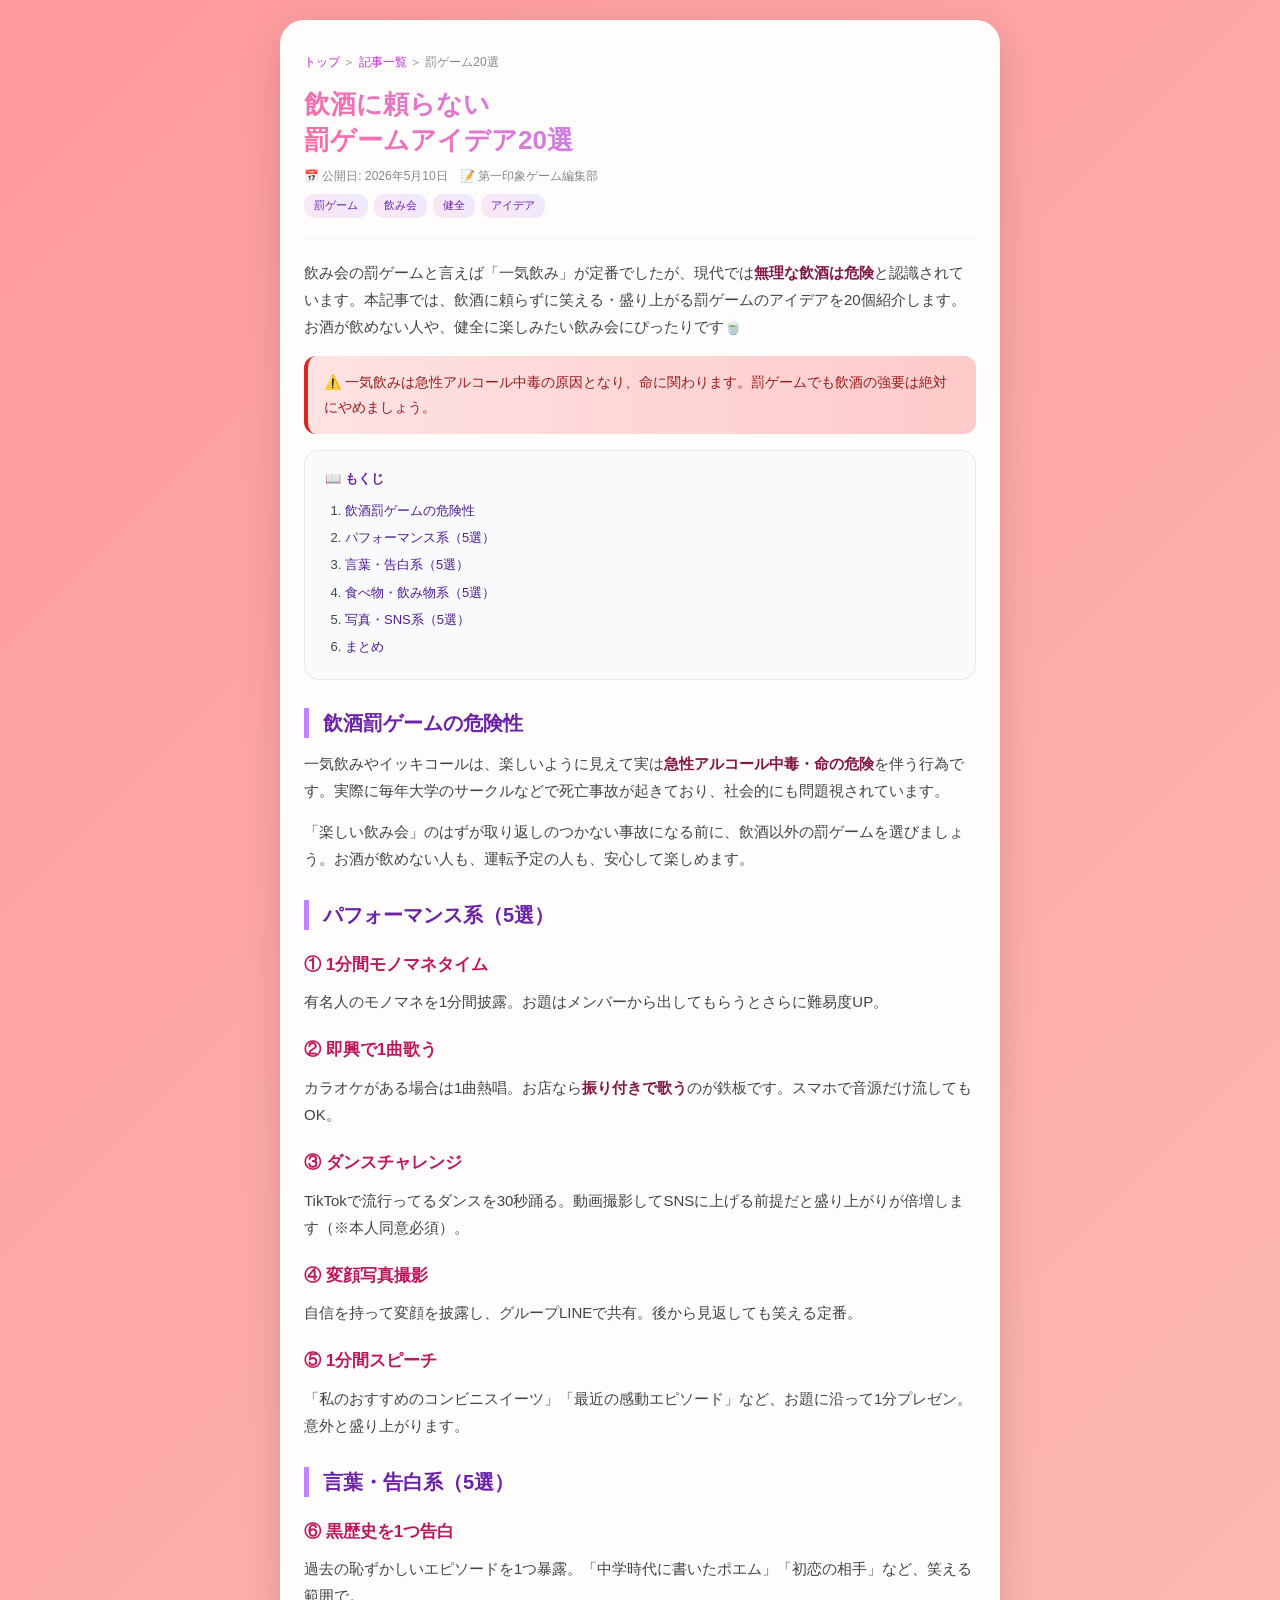
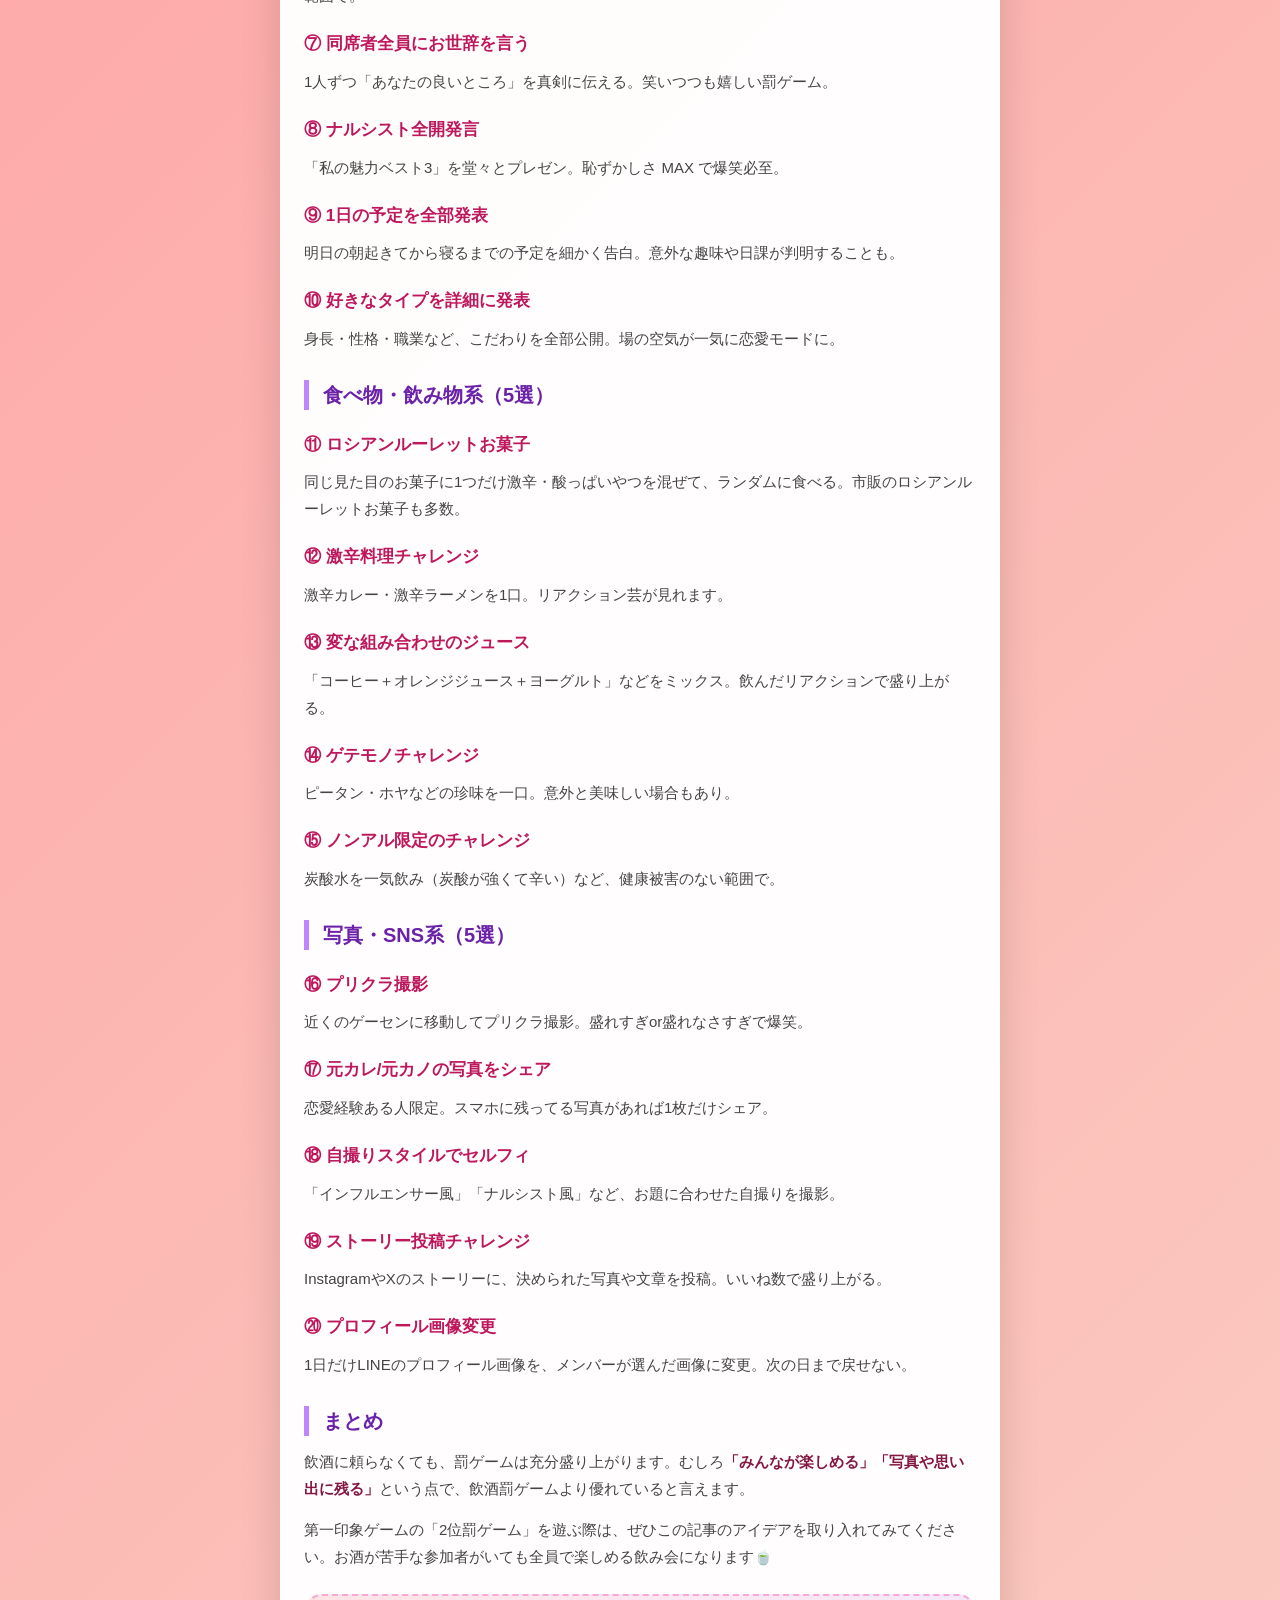
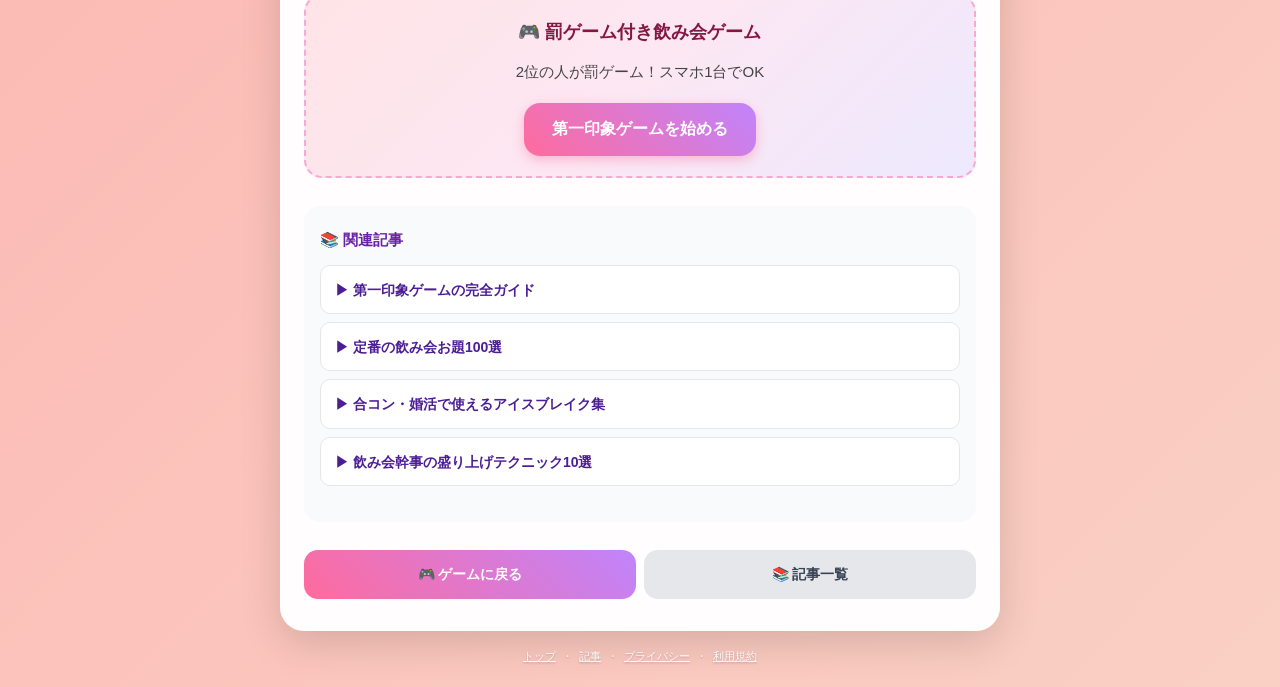
<file: punishment.html>
<!DOCTYPE html>
<html lang="ja">
<head>
<meta charset="UTF-8">
<meta name="viewport" content="width=device-width, initial-scale=1.0">
<title>飲酒に頼らない罰ゲームアイデア20選｜飲み会で安全に盛り上がる罰ゲーム集</title>
<meta name="description" content="飲み会の罰ゲームを飲酒以外で楽しみたい人向け。モノマネ・告白・写真・告白系など、健全に盛り上がる罰ゲームのアイデア20個を紹介します。">
<link rel="stylesheet" href="article-style.css">
</head>
<body>
<div class="container">

<div class="breadcrumb">
  <a href="index.html">トップ</a> ＞ <a href="articles.html">記事一覧</a> ＞ 罰ゲーム20選
</div>

<h1>飲酒に頼らない<br>罰ゲームアイデア20選</h1>
<div class="meta">
  📅 公開日: 2026年5月10日　📝 第一印象ゲーム編集部
  <div style="margin-top:6px;">
    <span class="tag">罰ゲーム</span><span class="tag">飲み会</span><span class="tag">健全</span><span class="tag">アイデア</span>
  </div>
</div>

<p>飲み会の罰ゲームと言えば「一気飲み」が定番でしたが、現代では<strong>無理な飲酒は危険</strong>と認識されています。本記事では、飲酒に頼らずに笑える・盛り上がる罰ゲームのアイデアを20個紹介します。お酒が飲めない人や、健全に楽しみたい飲み会にぴったりです🍵</p>

<div class="alert-box">
⚠️ 一気飲みは急性アルコール中毒の原因となり、命に関わります。罰ゲームでも飲酒の強要は絶対にやめましょう。
</div>

<div class="toc">
  <div class="toc-title">📖 もくじ</div>
  <ol>
    <li><a href="#why">飲酒罰ゲームの危険性</a></li>
    <li><a href="#performance">パフォーマンス系（5選）</a></li>
    <li><a href="#word">言葉・告白系（5選）</a></li>
    <li><a href="#food">食べ物・飲み物系（5選）</a></li>
    <li><a href="#photo">写真・SNS系（5選）</a></li>
    <li><a href="#summary">まとめ</a></li>
  </ol>
</div>

<h2 id="why">飲酒罰ゲームの危険性</h2>
<p>一気飲みやイッキコールは、楽しいように見えて実は<strong>急性アルコール中毒・命の危険</strong>を伴う行為です。実際に毎年大学のサークルなどで死亡事故が起きており、社会的にも問題視されています。</p>
<p>「楽しい飲み会」のはずが取り返しのつかない事故になる前に、飲酒以外の罰ゲームを選びましょう。お酒が飲めない人も、運転予定の人も、安心して楽しめます。</p>

<h2 id="performance">パフォーマンス系（5選）</h2>

<h3>① 1分間モノマネタイム</h3>
<p>有名人のモノマネを1分間披露。お題はメンバーから出してもらうとさらに難易度UP。</p>

<h3>② 即興で1曲歌う</h3>
<p>カラオケがある場合は1曲熱唱。お店なら<strong>振り付きで歌う</strong>のが鉄板です。スマホで音源だけ流してもOK。</p>

<h3>③ ダンスチャレンジ</h3>
<p>TikTokで流行ってるダンスを30秒踊る。動画撮影してSNSに上げる前提だと盛り上がりが倍増します（※本人同意必須）。</p>

<h3>④ 変顔写真撮影</h3>
<p>自信を持って変顔を披露し、グループLINEで共有。後から見返しても笑える定番。</p>

<h3>⑤ 1分間スピーチ</h3>
<p>「私のおすすめのコンビニスイーツ」「最近の感動エピソード」など、お題に沿って1分プレゼン。意外と盛り上がります。</p>

<h2 id="word">言葉・告白系（5選）</h2>

<h3>⑥ 黒歴史を1つ告白</h3>
<p>過去の恥ずかしいエピソードを1つ暴露。「中学時代に書いたポエム」「初恋の相手」など、笑える範囲で。</p>

<h3>⑦ 同席者全員にお世辞を言う</h3>
<p>1人ずつ「あなたの良いところ」を真剣に伝える。笑いつつも嬉しい罰ゲーム。</p>

<h3>⑧ ナルシスト全開発言</h3>
<p>「私の魅力ベスト3」を堂々とプレゼン。恥ずかしさ MAX で爆笑必至。</p>

<h3>⑨ 1日の予定を全部発表</h3>
<p>明日の朝起きてから寝るまでの予定を細かく告白。意外な趣味や日課が判明することも。</p>

<h3>⑩ 好きなタイプを詳細に発表</h3>
<p>身長・性格・職業など、こだわりを全部公開。場の空気が一気に恋愛モードに。</p>

<h2 id="food">食べ物・飲み物系（5選）</h2>

<h3>⑪ ロシアンルーレットお菓子</h3>
<p>同じ見た目のお菓子に1つだけ激辛・酸っぱいやつを混ぜて、ランダムに食べる。市販のロシアンルーレットお菓子も多数。</p>

<h3>⑫ 激辛料理チャレンジ</h3>
<p>激辛カレー・激辛ラーメンを1口。リアクション芸が見れます。</p>

<h3>⑬ 変な組み合わせのジュース</h3>
<p>「コーヒー＋オレンジジュース＋ヨーグルト」などをミックス。飲んだリアクションで盛り上がる。</p>

<h3>⑭ ゲテモノチャレンジ</h3>
<p>ピータン・ホヤなどの珍味を一口。意外と美味しい場合もあり。</p>

<h3>⑮ ノンアル限定のチャレンジ</h3>
<p>炭酸水を一気飲み（炭酸が強くて辛い）など、健康被害のない範囲で。</p>

<h2 id="photo">写真・SNS系（5選）</h2>

<h3>⑯ プリクラ撮影</h3>
<p>近くのゲーセンに移動してプリクラ撮影。盛れすぎor盛れなさすぎで爆笑。</p>

<h3>⑰ 元カレ/元カノの写真をシェア</h3>
<p>恋愛経験ある人限定。スマホに残ってる写真があれば1枚だけシェア。</p>

<h3>⑱ 自撮りスタイルでセルフィ</h3>
<p>「インフルエンサー風」「ナルシスト風」など、お題に合わせた自撮りを撮影。</p>

<h3>⑲ ストーリー投稿チャレンジ</h3>
<p>InstagramやXのストーリーに、決められた写真や文章を投稿。いいね数で盛り上がる。</p>

<h3>⑳ プロフィール画像変更</h3>
<p>1日だけLINEのプロフィール画像を、メンバーが選んだ画像に変更。次の日まで戻せない。</p>

<h2 id="summary">まとめ</h2>
<p>飲酒に頼らなくても、罰ゲームは充分盛り上がります。むしろ<strong>「みんなが楽しめる」「写真や思い出に残る」</strong>という点で、飲酒罰ゲームより優れていると言えます。</p>
<p>第一印象ゲームの「2位罰ゲーム」を遊ぶ際は、ぜひこの記事のアイデアを取り入れてみてください。お酒が苦手な参加者がいても全員で楽しめる飲み会になります🍵</p>

<div class="cta-box">
  <div class="cta-title">🎮 罰ゲーム付き飲み会ゲーム</div>
  <p style="margin-bottom:12px;">2位の人が罰ゲーム！スマホ1台でOK</p>
  <a class="cta-btn" href="index.html">第一印象ゲームを始める</a>
</div>

<div class="related">
  <div class="related-title">📚 関連記事</div>
  <ul>
    <li><a href="guide.html">▶ 第一印象ゲームの完全ガイド</a></li>
    <li><a href="questions-100.html">▶ 定番の飲み会お題100選</a></li>
    <li><a href="icebreak.html">▶ 合コン・婚活で使えるアイスブレイク集</a></li>
    <li><a href="kanji.html">▶ 飲み会幹事の盛り上げテクニック10選</a></li>
  </ul>
</div>

<div class="back-row">
  <a class="back-btn primary" href="index.html">🎮 ゲームに戻る</a>
  <a class="back-btn secondary" href="articles.html">📚 記事一覧</a>
</div>

</div>

<div class="footer-mini">
  <a href="index.html">トップ</a>・<a href="articles.html">記事</a>・<a href="privacy.html">プライバシー</a>・<a href="terms.html">利用規約</a>
</div>

</body>
</html>
</file>
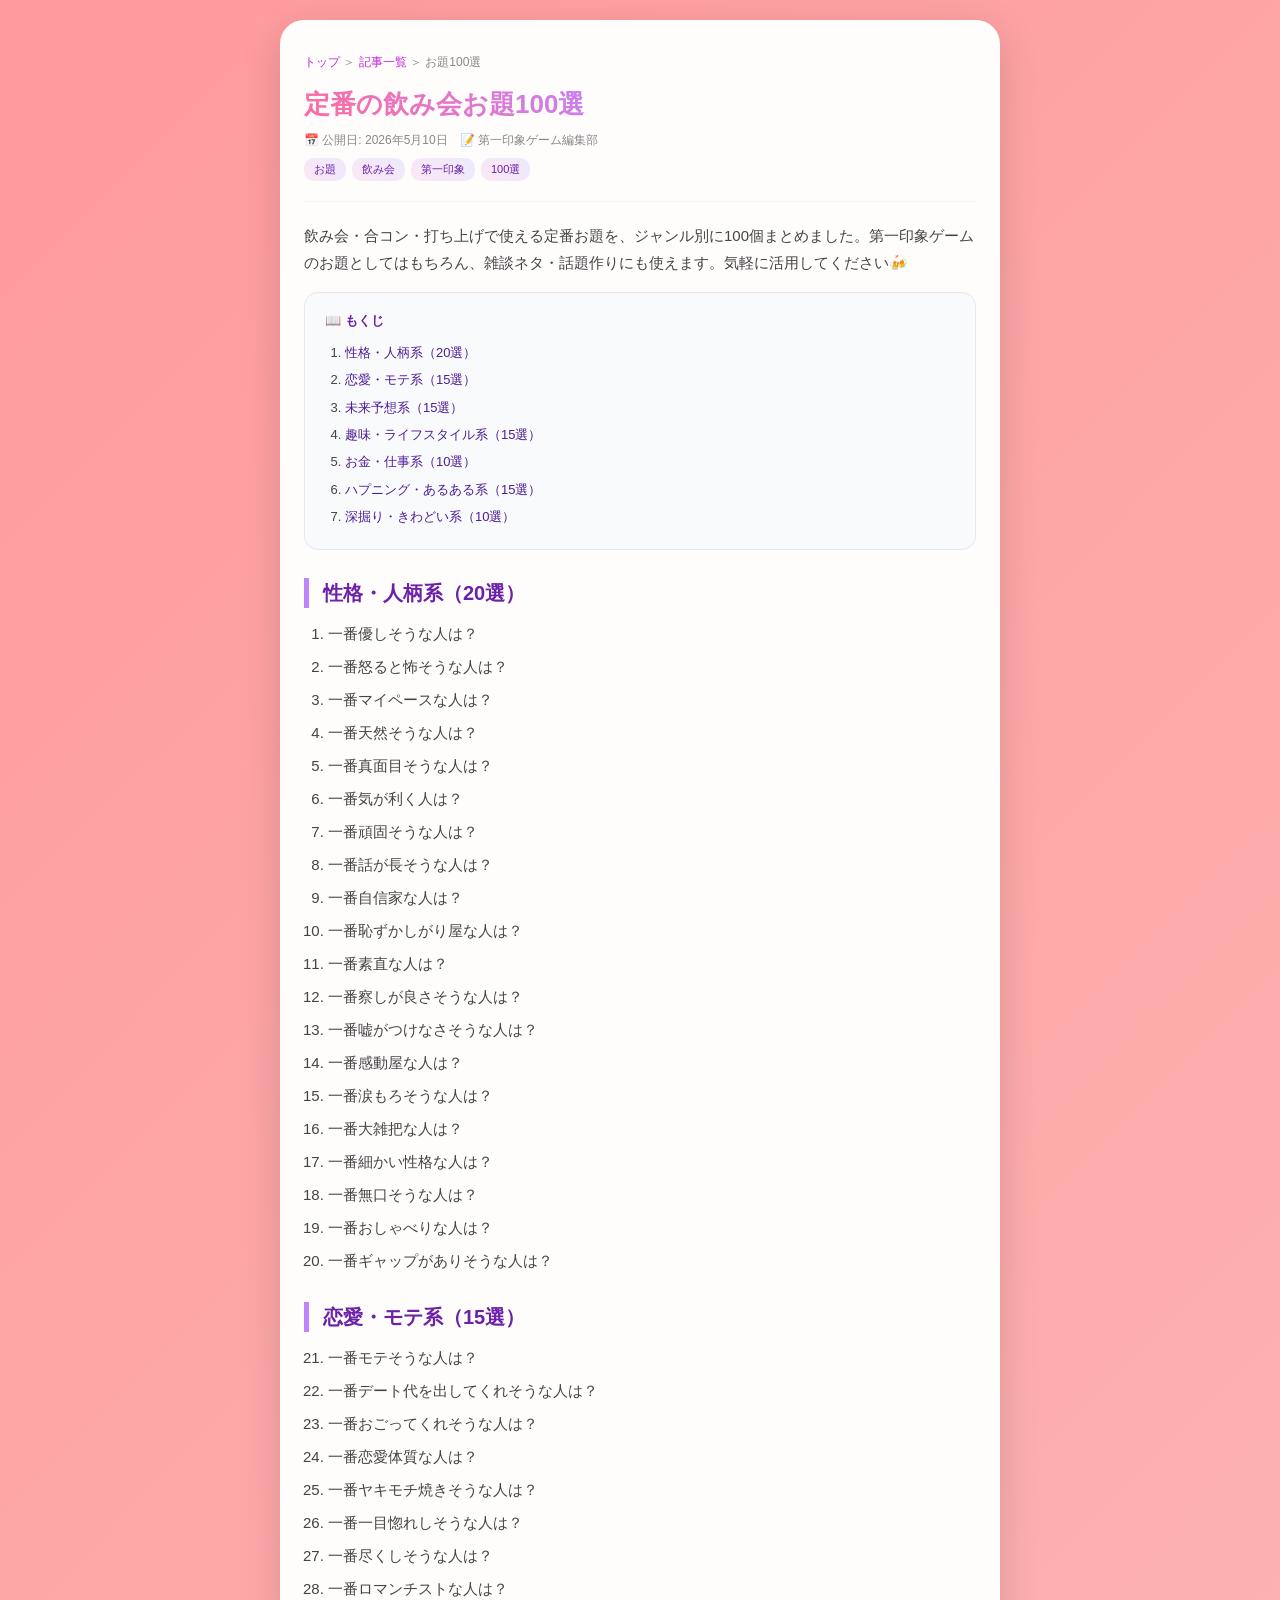
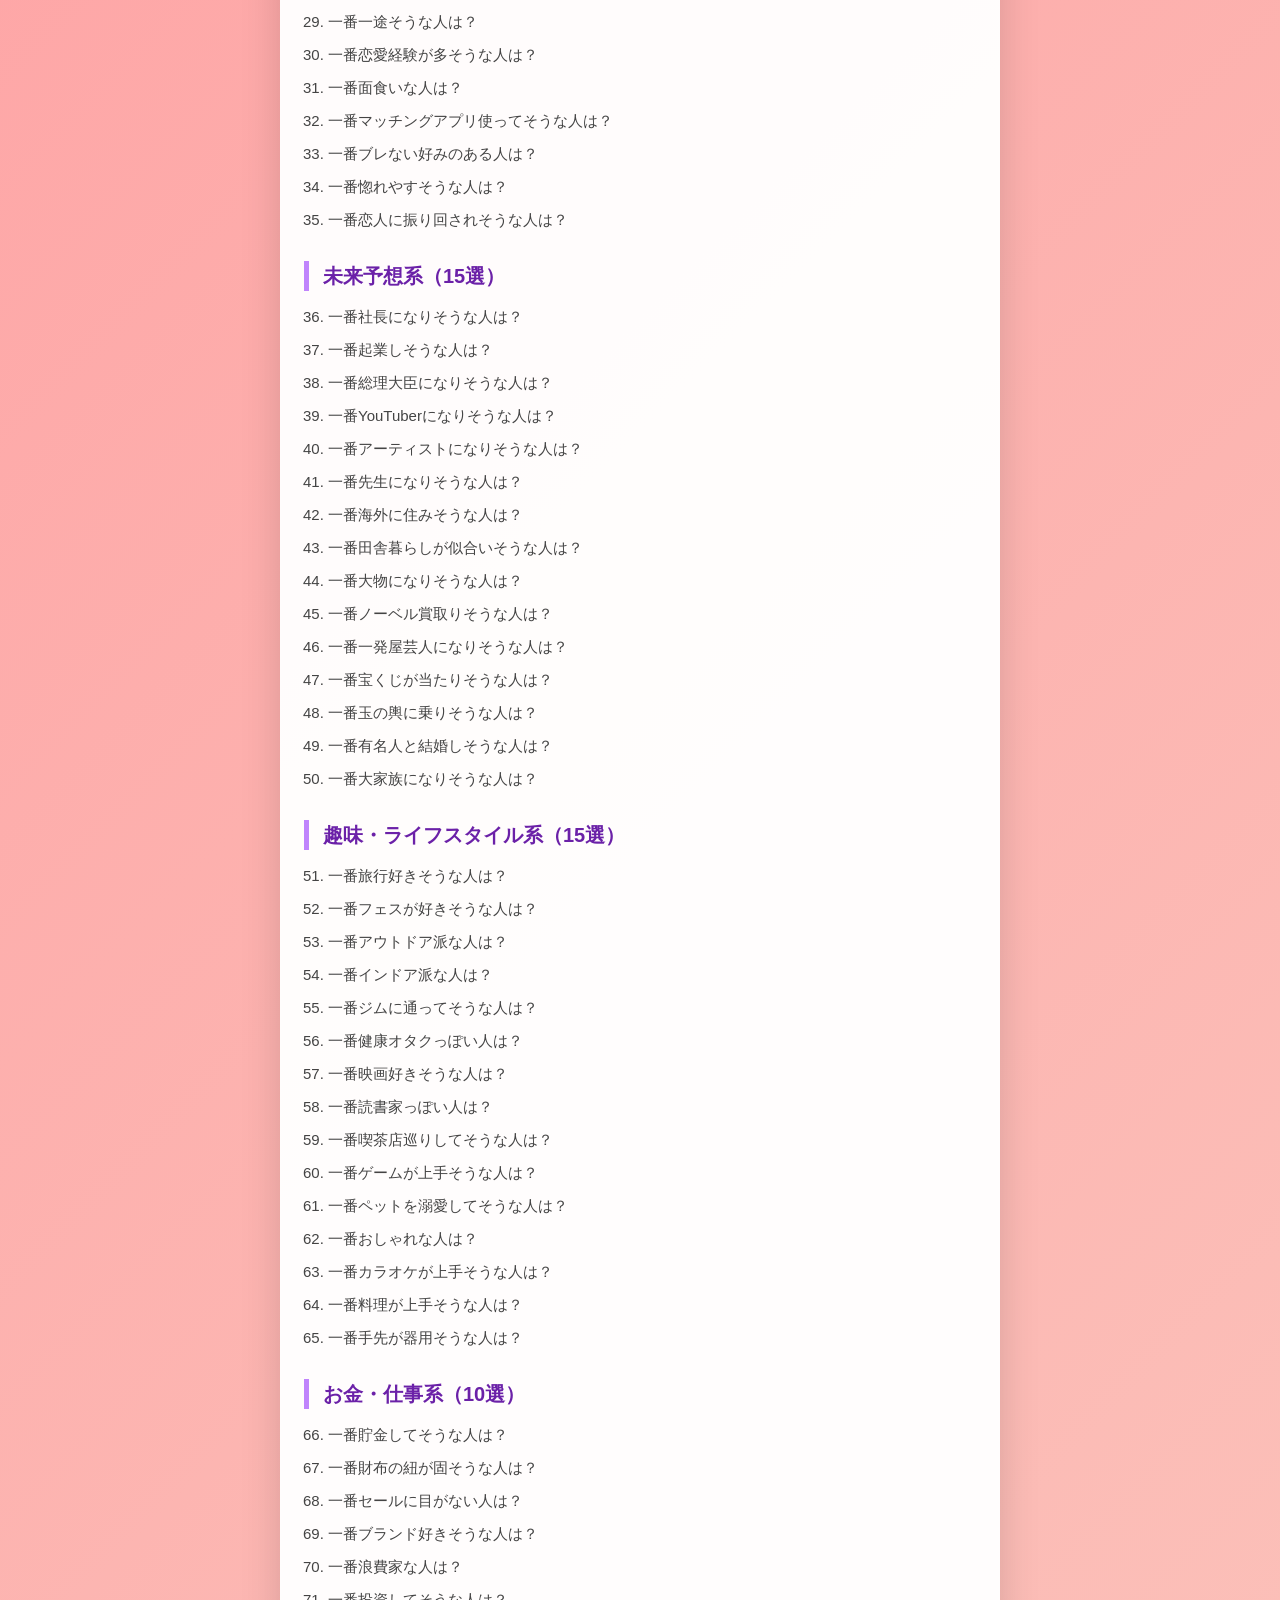
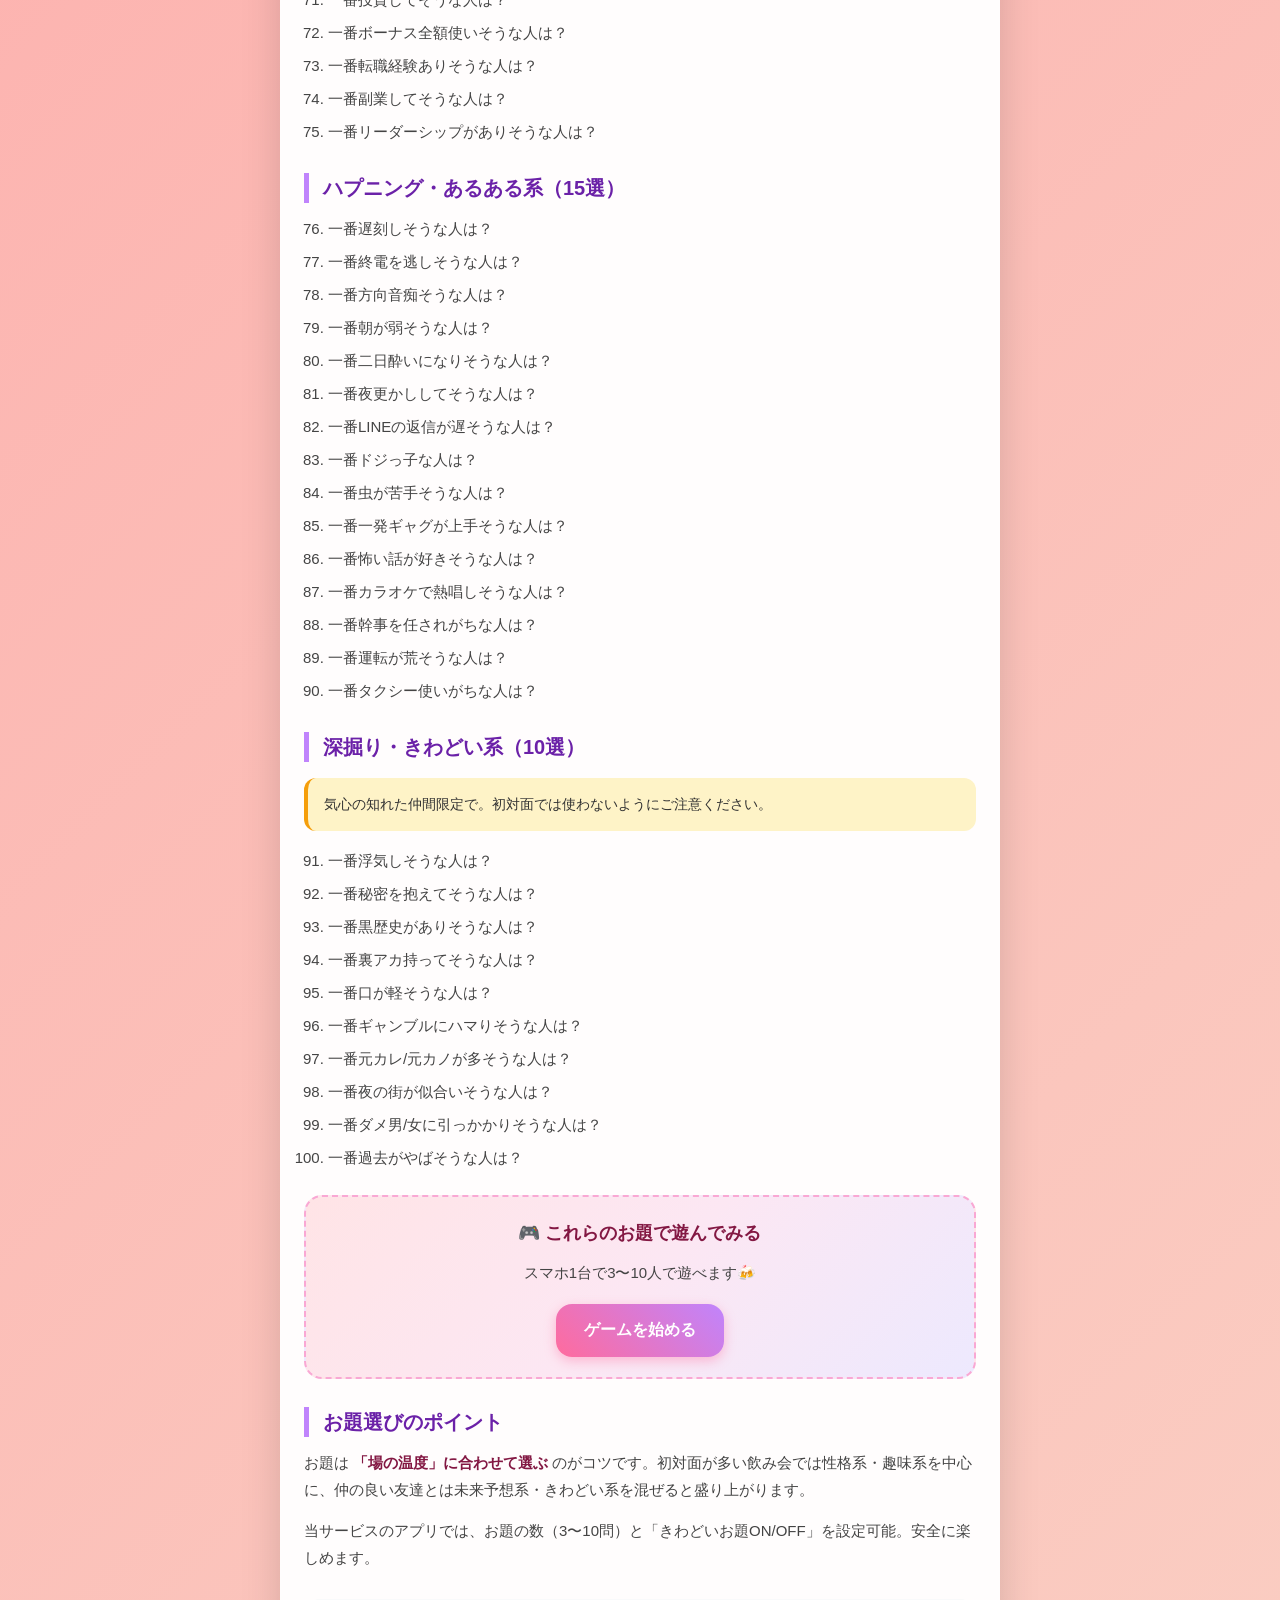
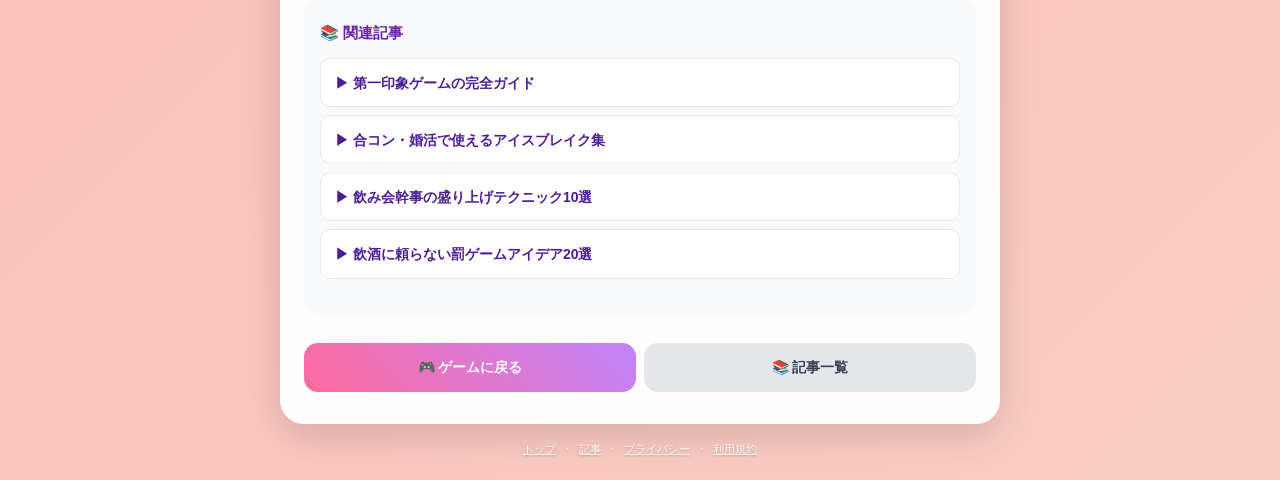
<file: questions-100.html>
<!DOCTYPE html>
<html lang="ja">
<head>
<meta charset="UTF-8">
<meta name="viewport" content="width=device-width, initial-scale=1.0">
<title>定番の飲み会お題100選｜第一印象ゲーム・合コン・打ち上げで使える質問集</title>
<meta name="description" content="飲み会で盛り上がる第一印象ゲームのお題100個を、性格・恋愛・未来予想・趣味などジャンル別に紹介。今夜の飲み会・合コンですぐ使える質問集です。">
<link rel="stylesheet" href="article-style.css">
</head>
<body>
<div class="container">

<div class="breadcrumb">
  <a href="index.html">トップ</a> ＞ <a href="articles.html">記事一覧</a> ＞ お題100選
</div>

<h1>定番の飲み会お題100選</h1>
<div class="meta">
  📅 公開日: 2026年5月10日　📝 第一印象ゲーム編集部
  <div style="margin-top:6px;">
    <span class="tag">お題</span><span class="tag">飲み会</span><span class="tag">第一印象</span><span class="tag">100選</span>
  </div>
</div>

<p>飲み会・合コン・打ち上げで使える定番お題を、ジャンル別に100個まとめました。第一印象ゲームのお題としてはもちろん、雑談ネタ・話題作りにも使えます。気軽に活用してください🍻</p>

<div class="toc">
  <div class="toc-title">📖 もくじ</div>
  <ol>
    <li><a href="#personality">性格・人柄系（20選）</a></li>
    <li><a href="#romance">恋愛・モテ系（15選）</a></li>
    <li><a href="#future">未来予想系（15選）</a></li>
    <li><a href="#lifestyle">趣味・ライフスタイル系（15選）</a></li>
    <li><a href="#money">お金・仕事系（10選）</a></li>
    <li><a href="#happening">ハプニング・あるある系（15選）</a></li>
    <li><a href="#deep">深掘り・きわどい系（10選）</a></li>
  </ol>
</div>

<h2 id="personality">性格・人柄系（20選）</h2>
<ol>
  <li>一番優しそうな人は？</li>
  <li>一番怒ると怖そうな人は？</li>
  <li>一番マイペースな人は？</li>
  <li>一番天然そうな人は？</li>
  <li>一番真面目そうな人は？</li>
  <li>一番気が利く人は？</li>
  <li>一番頑固そうな人は？</li>
  <li>一番話が長そうな人は？</li>
  <li>一番自信家な人は？</li>
  <li>一番恥ずかしがり屋な人は？</li>
  <li>一番素直な人は？</li>
  <li>一番察しが良さそうな人は？</li>
  <li>一番嘘がつけなさそうな人は？</li>
  <li>一番感動屋な人は？</li>
  <li>一番涙もろそうな人は？</li>
  <li>一番大雑把な人は？</li>
  <li>一番細かい性格な人は？</li>
  <li>一番無口そうな人は？</li>
  <li>一番おしゃべりな人は？</li>
  <li>一番ギャップがありそうな人は？</li>
</ol>

<h2 id="romance">恋愛・モテ系（15選）</h2>
<ol start="21">
  <li>一番モテそうな人は？</li>
  <li>一番デート代を出してくれそうな人は？</li>
  <li>一番おごってくれそうな人は？</li>
  <li>一番恋愛体質な人は？</li>
  <li>一番ヤキモチ焼きそうな人は？</li>
  <li>一番一目惚れしそうな人は？</li>
  <li>一番尽くしそうな人は？</li>
  <li>一番ロマンチストな人は？</li>
  <li>一番一途そうな人は？</li>
  <li>一番恋愛経験が多そうな人は？</li>
  <li>一番面食いな人は？</li>
  <li>一番マッチングアプリ使ってそうな人は？</li>
  <li>一番ブレない好みのある人は？</li>
  <li>一番惚れやすそうな人は？</li>
  <li>一番恋人に振り回されそうな人は？</li>
</ol>

<h2 id="future">未来予想系（15選）</h2>
<ol start="36">
  <li>一番社長になりそうな人は？</li>
  <li>一番起業しそうな人は？</li>
  <li>一番総理大臣になりそうな人は？</li>
  <li>一番YouTuberになりそうな人は？</li>
  <li>一番アーティストになりそうな人は？</li>
  <li>一番先生になりそうな人は？</li>
  <li>一番海外に住みそうな人は？</li>
  <li>一番田舎暮らしが似合いそうな人は？</li>
  <li>一番大物になりそうな人は？</li>
  <li>一番ノーベル賞取りそうな人は？</li>
  <li>一番一発屋芸人になりそうな人は？</li>
  <li>一番宝くじが当たりそうな人は？</li>
  <li>一番玉の輿に乗りそうな人は？</li>
  <li>一番有名人と結婚しそうな人は？</li>
  <li>一番大家族になりそうな人は？</li>
</ol>

<h2 id="lifestyle">趣味・ライフスタイル系（15選）</h2>
<ol start="51">
  <li>一番旅行好きそうな人は？</li>
  <li>一番フェスが好きそうな人は？</li>
  <li>一番アウトドア派な人は？</li>
  <li>一番インドア派な人は？</li>
  <li>一番ジムに通ってそうな人は？</li>
  <li>一番健康オタクっぽい人は？</li>
  <li>一番映画好きそうな人は？</li>
  <li>一番読書家っぽい人は？</li>
  <li>一番喫茶店巡りしてそうな人は？</li>
  <li>一番ゲームが上手そうな人は？</li>
  <li>一番ペットを溺愛してそうな人は？</li>
  <li>一番おしゃれな人は？</li>
  <li>一番カラオケが上手そうな人は？</li>
  <li>一番料理が上手そうな人は？</li>
  <li>一番手先が器用そうな人は？</li>
</ol>

<h2 id="money">お金・仕事系（10選）</h2>
<ol start="66">
  <li>一番貯金してそうな人は？</li>
  <li>一番財布の紐が固そうな人は？</li>
  <li>一番セールに目がない人は？</li>
  <li>一番ブランド好きそうな人は？</li>
  <li>一番浪費家な人は？</li>
  <li>一番投資してそうな人は？</li>
  <li>一番ボーナス全額使いそうな人は？</li>
  <li>一番転職経験ありそうな人は？</li>
  <li>一番副業してそうな人は？</li>
  <li>一番リーダーシップがありそうな人は？</li>
</ol>

<h2 id="happening">ハプニング・あるある系（15選）</h2>
<ol start="76">
  <li>一番遅刻しそうな人は？</li>
  <li>一番終電を逃しそうな人は？</li>
  <li>一番方向音痴そうな人は？</li>
  <li>一番朝が弱そうな人は？</li>
  <li>一番二日酔いになりそうな人は？</li>
  <li>一番夜更かししてそうな人は？</li>
  <li>一番LINEの返信が遅そうな人は？</li>
  <li>一番ドジっ子な人は？</li>
  <li>一番虫が苦手そうな人は？</li>
  <li>一番一発ギャグが上手そうな人は？</li>
  <li>一番怖い話が好きそうな人は？</li>
  <li>一番カラオケで熱唱しそうな人は？</li>
  <li>一番幹事を任されがちな人は？</li>
  <li>一番運転が荒そうな人は？</li>
  <li>一番タクシー使いがちな人は？</li>
</ol>

<h2 id="deep">深掘り・きわどい系（10選）</h2>
<div class="note-box">
気心の知れた仲間限定で。初対面では使わないようにご注意ください。
</div>
<ol start="91">
  <li>一番浮気しそうな人は？</li>
  <li>一番秘密を抱えてそうな人は？</li>
  <li>一番黒歴史がありそうな人は？</li>
  <li>一番裏アカ持ってそうな人は？</li>
  <li>一番口が軽そうな人は？</li>
  <li>一番ギャンブルにハマりそうな人は？</li>
  <li>一番元カレ/元カノが多そうな人は？</li>
  <li>一番夜の街が似合いそうな人は？</li>
  <li>一番ダメ男/女に引っかかりそうな人は？</li>
  <li>一番過去がやばそうな人は？</li>
</ol>

<div class="cta-box">
  <div class="cta-title">🎮 これらのお題で遊んでみる</div>
  <p style="margin-bottom:12px;">スマホ1台で3〜10人で遊べます🍻</p>
  <a class="cta-btn" href="index.html">ゲームを始める</a>
</div>

<h2>お題選びのポイント</h2>
<p>お題は <strong>「場の温度」に合わせて選ぶ</strong> のがコツです。初対面が多い飲み会では性格系・趣味系を中心に、仲の良い友達とは未来予想系・きわどい系を混ぜると盛り上がります。</p>
<p>当サービスのアプリでは、お題の数（3〜10問）と「きわどいお題ON/OFF」を設定可能。安全に楽しめます。</p>

<div class="related">
  <div class="related-title">📚 関連記事</div>
  <ul>
    <li><a href="guide.html">▶ 第一印象ゲームの完全ガイド</a></li>
    <li><a href="icebreak.html">▶ 合コン・婚活で使えるアイスブレイク集</a></li>
    <li><a href="kanji.html">▶ 飲み会幹事の盛り上げテクニック10選</a></li>
    <li><a href="punishment.html">▶ 飲酒に頼らない罰ゲームアイデア20選</a></li>
  </ul>
</div>

<div class="back-row">
  <a class="back-btn primary" href="index.html">🎮 ゲームに戻る</a>
  <a class="back-btn secondary" href="articles.html">📚 記事一覧</a>
</div>

</div>

<div class="footer-mini">
  <a href="index.html">トップ</a>・<a href="articles.html">記事</a>・<a href="privacy.html">プライバシー</a>・<a href="terms.html">利用規約</a>
</div>

</body>
</html>
</file>
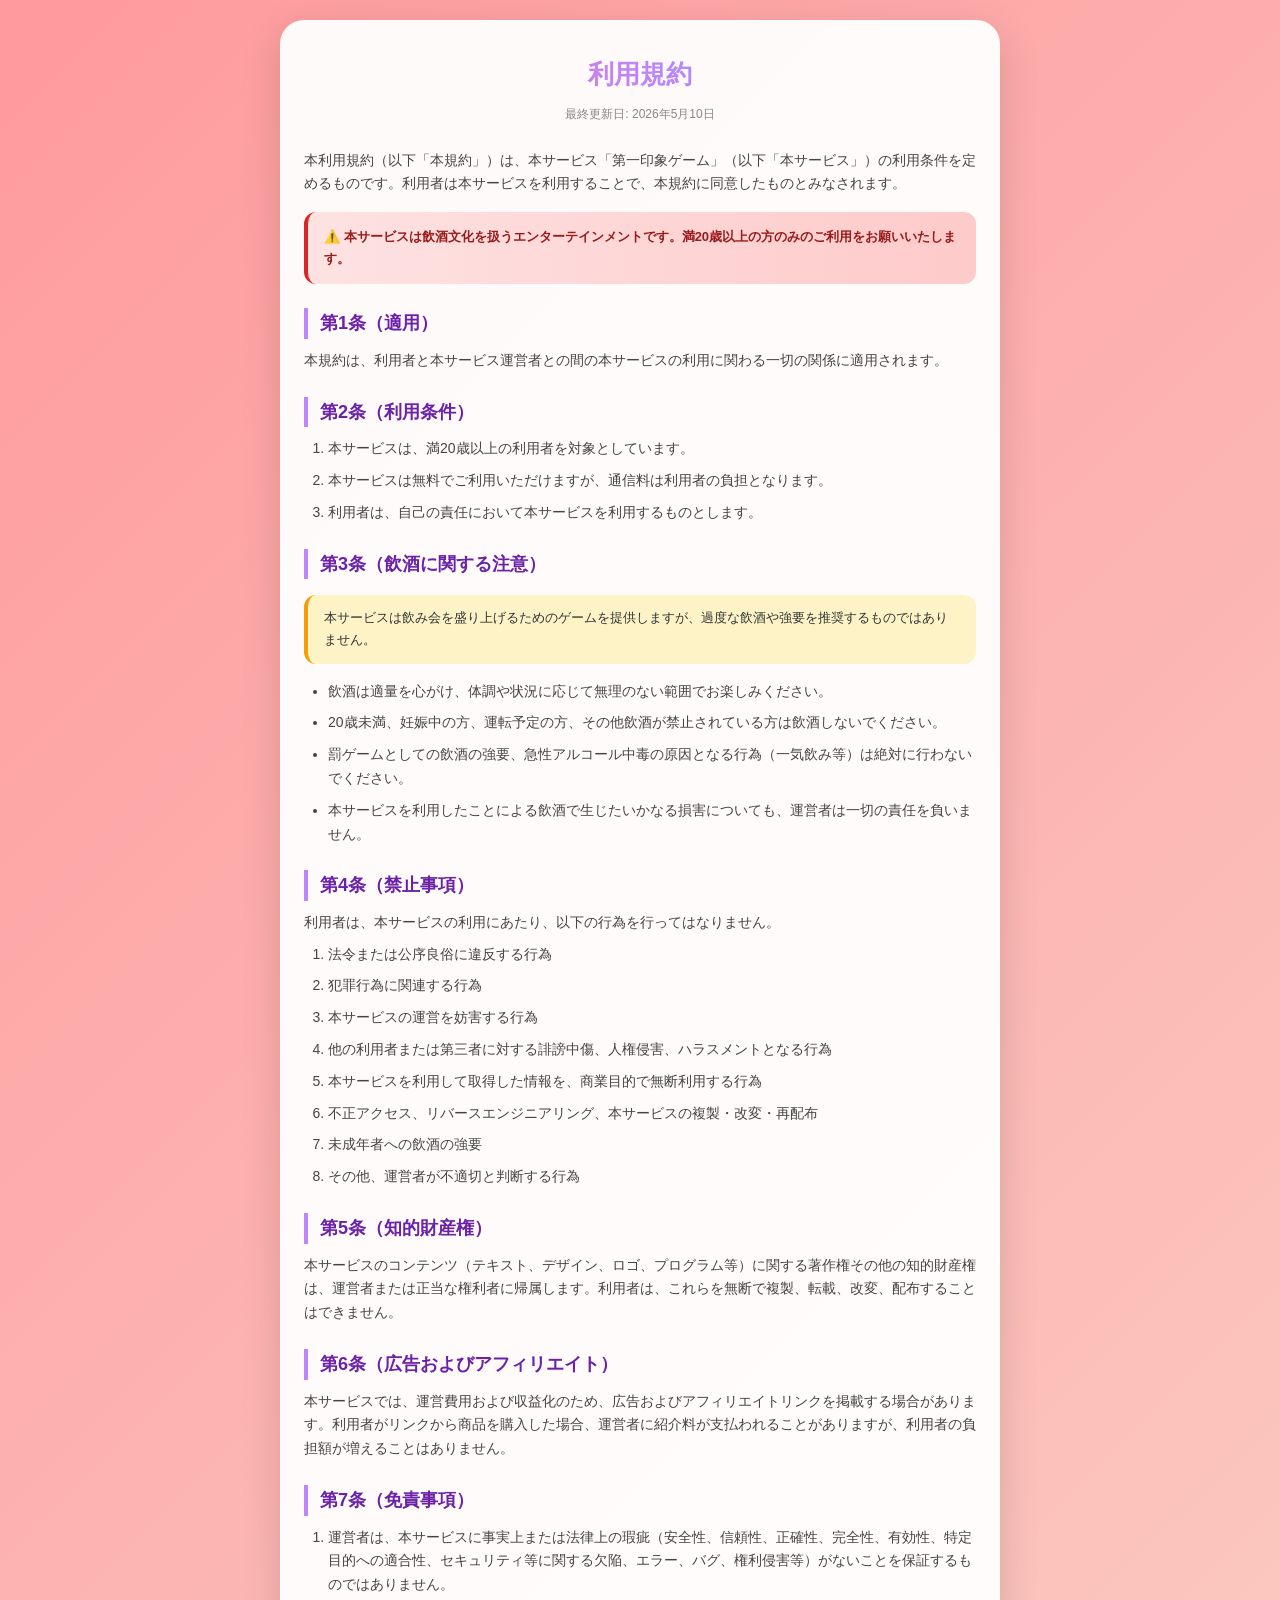
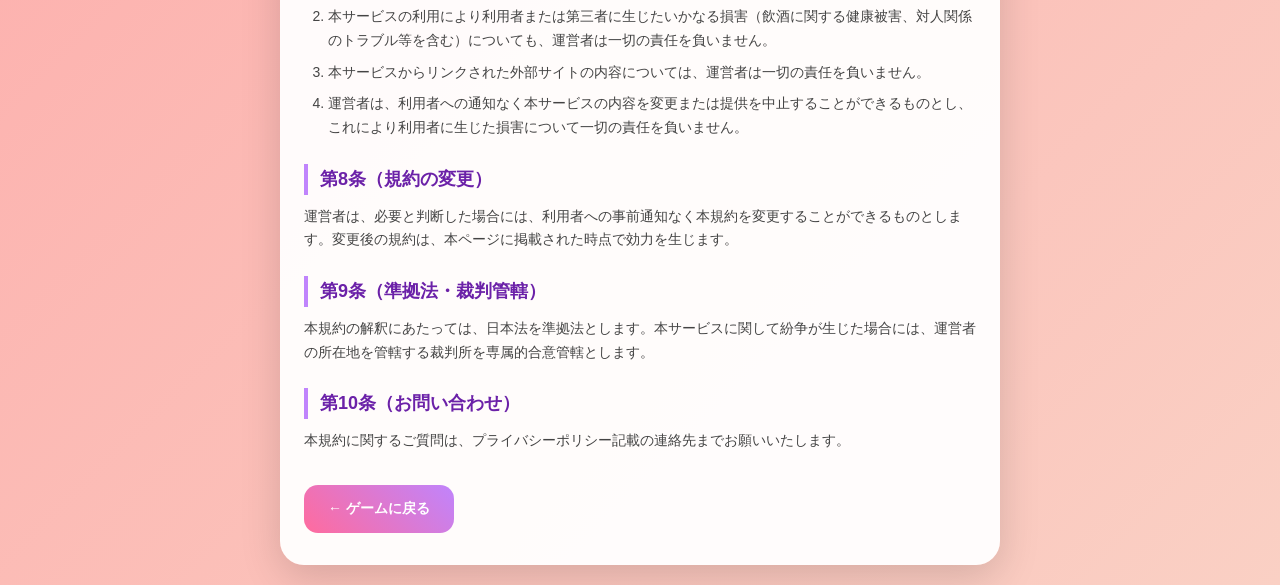
<file: terms.html>
<!DOCTYPE html>
<html lang="ja">
<head>
<meta charset="UTF-8">
<meta name="viewport" content="width=device-width, initial-scale=1.0">
<title>利用規約｜第一印象ゲーム</title>
<style>
  * { box-sizing: border-box; margin: 0; padding: 0; }
  body {
    font-family: 'Hiragino Maru Gothic ProN', 'Yu Gothic', 'Meiryo', sans-serif;
    background: linear-gradient(135deg, #ff9a9e 0%, #fad0c4 25%, #fbc2eb 50%, #a18cd1 75%, #84fab0 100%);
    background-size: 400% 400%;
    animation: bgShift 12s ease infinite;
    min-height: 100vh;
    color: #333;
    padding: 20px 16px;
    line-height: 1.7;
  }
  @keyframes bgShift {
    0%,100% { background-position: 0% 50%; }
    50% { background-position: 100% 50%; }
  }
  .container {
    max-width: 720px;
    margin: 0 auto;
    background: rgba(255,255,255,0.95);
    border-radius: 24px;
    padding: 32px 24px;
    box-shadow: 0 12px 40px rgba(0,0,0,0.15);
  }
  h1 {
    font-size: 26px;
    background: linear-gradient(45deg, #ff6b9d, #c084fc, #60a5fa);
    -webkit-background-clip: text;
    background-clip: text;
    -webkit-text-fill-color: transparent;
    margin-bottom: 8px;
    text-align: center;
    font-weight: 900;
  }
  .updated {
    text-align: center;
    color: #888;
    font-size: 12px;
    margin-bottom: 24px;
  }
  h2 {
    font-size: 18px;
    color: #6b21a8;
    margin: 24px 0 10px;
    padding-left: 12px;
    border-left: 4px solid #c084fc;
  }
  p, li { font-size: 14px; color: #444; margin-bottom: 8px; }
  ul, ol { padding-left: 24px; margin-bottom: 12px; }
  a { color: #c026d3; }
  .back {
    display: inline-block;
    margin-top: 24px;
    padding: 12px 24px;
    background: linear-gradient(45deg, #ff6b9d, #c084fc);
    color: white;
    text-decoration: none;
    border-radius: 14px;
    font-weight: bold;
    font-size: 14px;
  }
  .alert {
    background: linear-gradient(90deg, #fee2e2, #fecaca);
    border-radius: 12px;
    padding: 14px 16px;
    margin: 16px 0;
    font-size: 13px;
    border-left: 4px solid #dc2626;
    color: #991b1b;
    font-weight: bold;
  }
  .note {
    background: #fef3c7;
    border-radius: 12px;
    padding: 12px 16px;
    margin: 16px 0;
    font-size: 13px;
    border-left: 4px solid #f59e0b;
  }
</style>
</head>
<body>
<div class="container">

<h1>利用規約</h1>
<p class="updated">最終更新日: 2026年5月10日</p>

<p>本利用規約（以下「本規約」）は、本サービス「第一印象ゲーム」（以下「本サービス」）の利用条件を定めるものです。利用者は本サービスを利用することで、本規約に同意したものとみなされます。</p>

<div class="alert">
⚠️ 本サービスは飲酒文化を扱うエンターテインメントです。<strong>満20歳以上の方のみ</strong>のご利用をお願いいたします。
</div>

<h2>第1条（適用）</h2>
<p>本規約は、利用者と本サービス運営者との間の本サービスの利用に関わる一切の関係に適用されます。</p>

<h2>第2条（利用条件）</h2>
<ol>
  <li>本サービスは、満20歳以上の利用者を対象としています。</li>
  <li>本サービスは無料でご利用いただけますが、通信料は利用者の負担となります。</li>
  <li>利用者は、自己の責任において本サービスを利用するものとします。</li>
</ol>

<h2>第3条（飲酒に関する注意）</h2>
<div class="note">
本サービスは飲み会を盛り上げるためのゲームを提供しますが、過度な飲酒や強要を推奨するものではありません。
</div>
<ul>
  <li>飲酒は適量を心がけ、体調や状況に応じて無理のない範囲でお楽しみください。</li>
  <li>20歳未満、妊娠中の方、運転予定の方、その他飲酒が禁止されている方は飲酒しないでください。</li>
  <li>罰ゲームとしての飲酒の強要、急性アルコール中毒の原因となる行為（一気飲み等）は絶対に行わないでください。</li>
  <li>本サービスを利用したことによる飲酒で生じたいかなる損害についても、運営者は一切の責任を負いません。</li>
</ul>

<h2>第4条（禁止事項）</h2>
<p>利用者は、本サービスの利用にあたり、以下の行為を行ってはなりません。</p>
<ol>
  <li>法令または公序良俗に違反する行為</li>
  <li>犯罪行為に関連する行為</li>
  <li>本サービスの運営を妨害する行為</li>
  <li>他の利用者または第三者に対する誹謗中傷、人権侵害、ハラスメントとなる行為</li>
  <li>本サービスを利用して取得した情報を、商業目的で無断利用する行為</li>
  <li>不正アクセス、リバースエンジニアリング、本サービスの複製・改変・再配布</li>
  <li>未成年者への飲酒の強要</li>
  <li>その他、運営者が不適切と判断する行為</li>
</ol>

<h2>第5条（知的財産権）</h2>
<p>本サービスのコンテンツ（テキスト、デザイン、ロゴ、プログラム等）に関する著作権その他の知的財産権は、運営者または正当な権利者に帰属します。利用者は、これらを無断で複製、転載、改変、配布することはできません。</p>

<h2>第6条（広告およびアフィリエイト）</h2>
<p>本サービスでは、運営費用および収益化のため、広告およびアフィリエイトリンクを掲載する場合があります。利用者がリンクから商品を購入した場合、運営者に紹介料が支払われることがありますが、利用者の負担額が増えることはありません。</p>

<h2>第7条（免責事項）</h2>
<ol>
  <li>運営者は、本サービスに事実上または法律上の瑕疵（安全性、信頼性、正確性、完全性、有効性、特定目的への適合性、セキュリティ等に関する欠陥、エラー、バグ、権利侵害等）がないことを保証するものではありません。</li>
  <li>本サービスの利用により利用者または第三者に生じたいかなる損害（飲酒に関する健康被害、対人関係のトラブル等を含む）についても、運営者は一切の責任を負いません。</li>
  <li>本サービスからリンクされた外部サイトの内容については、運営者は一切の責任を負いません。</li>
  <li>運営者は、利用者への通知なく本サービスの内容を変更または提供を中止することができるものとし、これにより利用者に生じた損害について一切の責任を負いません。</li>
</ol>

<h2>第8条（規約の変更）</h2>
<p>運営者は、必要と判断した場合には、利用者への事前通知なく本規約を変更することができるものとします。変更後の規約は、本ページに掲載された時点で効力を生じます。</p>

<h2>第9条（準拠法・裁判管轄）</h2>
<p>本規約の解釈にあたっては、日本法を準拠法とします。本サービスに関して紛争が生じた場合には、運営者の所在地を管轄する裁判所を専属的合意管轄とします。</p>

<h2>第10条（お問い合わせ）</h2>
<p>本規約に関するご質問は、プライバシーポリシー記載の連絡先までお願いいたします。</p>

<a class="back" href="index.html">← ゲームに戻る</a>

</div>
</body>
</html>
</file>
<file: article-style.css>
* { box-sizing: border-box; margin: 0; padding: 0; }
body {
  font-family: 'Hiragino Maru Gothic ProN', 'Yu Gothic', 'Meiryo', sans-serif;
  background: linear-gradient(135deg, #ff9a9e 0%, #fad0c4 25%, #fbc2eb 50%, #a18cd1 75%, #84fab0 100%);
  background-size: 400% 400%;
  animation: bgShift 12s ease infinite;
  min-height: 100vh;
  color: #333;
  padding: 20px 16px;
  line-height: 1.8;
}
@keyframes bgShift {
  0%,100% { background-position: 0% 50%; }
  50% { background-position: 100% 50%; }
}
.container {
  max-width: 720px;
  margin: 0 auto;
  background: rgba(255,255,255,0.97);
  border-radius: 24px;
  padding: 32px 24px;
  box-shadow: 0 12px 40px rgba(0,0,0,0.15);
}
.breadcrumb {
  font-size: 12px;
  color: #888;
  margin-bottom: 12px;
}
.breadcrumb a { color: #c026d3; text-decoration: none; }
h1 {
  font-size: 26px;
  background: linear-gradient(45deg, #ff6b9d, #c084fc, #60a5fa);
  -webkit-background-clip: text;
  background-clip: text;
  -webkit-text-fill-color: transparent;
  margin-bottom: 8px;
  font-weight: 900;
  line-height: 1.4;
}
.meta {
  color: #888;
  font-size: 12px;
  margin-bottom: 20px;
  border-bottom: 1px solid #f3f4f6;
  padding-bottom: 16px;
}
h2 {
  font-size: 20px;
  color: #6b21a8;
  margin: 28px 0 12px;
  padding-left: 14px;
  border-left: 5px solid #c084fc;
  line-height: 1.5;
}
h3 {
  font-size: 17px;
  color: #be185d;
  margin: 20px 0 8px;
}
p {
  font-size: 15px;
  color: #444;
  margin-bottom: 14px;
}
ul, ol {
  padding-left: 24px;
  margin-bottom: 16px;
}
li {
  font-size: 15px;
  color: #444;
  margin-bottom: 6px;
}
a {
  color: #c026d3;
}
strong {
  color: #831843;
}
.cta-box {
  background: linear-gradient(135deg, #ffe4e6, #fce7f3, #ede9fe);
  border-radius: 18px;
  padding: 20px;
  margin: 24px 0;
  text-align: center;
  border: 2px dashed #f9a8d4;
}
.cta-title {
  font-size: 18px;
  font-weight: bold;
  color: #831843;
  margin-bottom: 10px;
}
.cta-btn {
  display: inline-block;
  background: linear-gradient(45deg, #ff6b9d, #c084fc);
  color: white;
  padding: 12px 28px;
  border-radius: 16px;
  text-decoration: none;
  font-weight: bold;
  margin-top: 6px;
  box-shadow: 0 4px 12px rgba(255,107,157,0.4);
}
.note-box {
  background: #fef3c7;
  border-radius: 12px;
  padding: 14px 16px;
  margin: 16px 0;
  border-left: 4px solid #f59e0b;
  font-size: 14px;
}
.alert-box {
  background: linear-gradient(90deg, #fee2e2, #fecaca);
  border-radius: 12px;
  padding: 14px 16px;
  margin: 16px 0;
  border-left: 4px solid #dc2626;
  color: #991b1b;
  font-size: 14px;
}
.related {
  background: #f9fafb;
  border-radius: 16px;
  padding: 20px 16px;
  margin: 28px 0;
}
.related-title {
  font-size: 15px;
  font-weight: bold;
  color: #6b21a8;
  margin-bottom: 12px;
}
.related ul { padding-left: 0; list-style: none; }
.related li {
  margin-bottom: 8px;
  padding: 10px 14px;
  background: white;
  border-radius: 10px;
  border: 1px solid #e5e7eb;
}
.related a { text-decoration: none; color: #4c1d95; font-weight: bold; font-size: 14px; }
.back-row {
  display: flex;
  gap: 8px;
  margin-top: 28px;
  flex-wrap: wrap;
}
.back-btn {
  flex: 1;
  display: inline-block;
  text-align: center;
  padding: 12px 16px;
  border-radius: 14px;
  text-decoration: none;
  font-weight: bold;
  font-size: 14px;
  min-width: 130px;
}
.back-btn.primary {
  background: linear-gradient(45deg, #ff6b9d, #c084fc);
  color: white;
}
.back-btn.secondary {
  background: #e5e7eb;
  color: #374151;
}
.footer-mini {
  text-align: center;
  color: rgba(255,255,255,0.85);
  font-size: 11px;
  margin-top: 16px;
  text-shadow: 0 1px 2px rgba(0,0,0,0.2);
}
.footer-mini a {
  color: rgba(255,255,255,0.95);
  margin: 0 6px;
  text-decoration: underline;
}
.tag {
  display: inline-block;
  background: linear-gradient(45deg, #fce7f3, #ede9fe);
  padding: 2px 10px;
  border-radius: 10px;
  font-size: 11px;
  color: #6b21a8;
  margin-right: 6px;
  margin-bottom: 4px;
}
table {
  width: 100%;
  border-collapse: collapse;
  margin: 16px 0;
  font-size: 14px;
}
th, td {
  padding: 10px;
  text-align: left;
  border-bottom: 1px solid #f3f4f6;
}
th {
  background: #f9fafb;
  color: #6b21a8;
  font-weight: bold;
}
.toc {
  background: #f9fafb;
  border-radius: 14px;
  padding: 16px 20px;
  margin: 16px 0 24px;
  border: 1px solid #e5e7eb;
}
.toc-title {
  font-size: 13px;
  font-weight: bold;
  color: #6b21a8;
  margin-bottom: 8px;
}
.toc ol { padding-left: 20px; margin: 0; }
.toc li { font-size: 13px; margin-bottom: 4px; }
.toc a { color: #4c1d95; text-decoration: none; }
</file>
